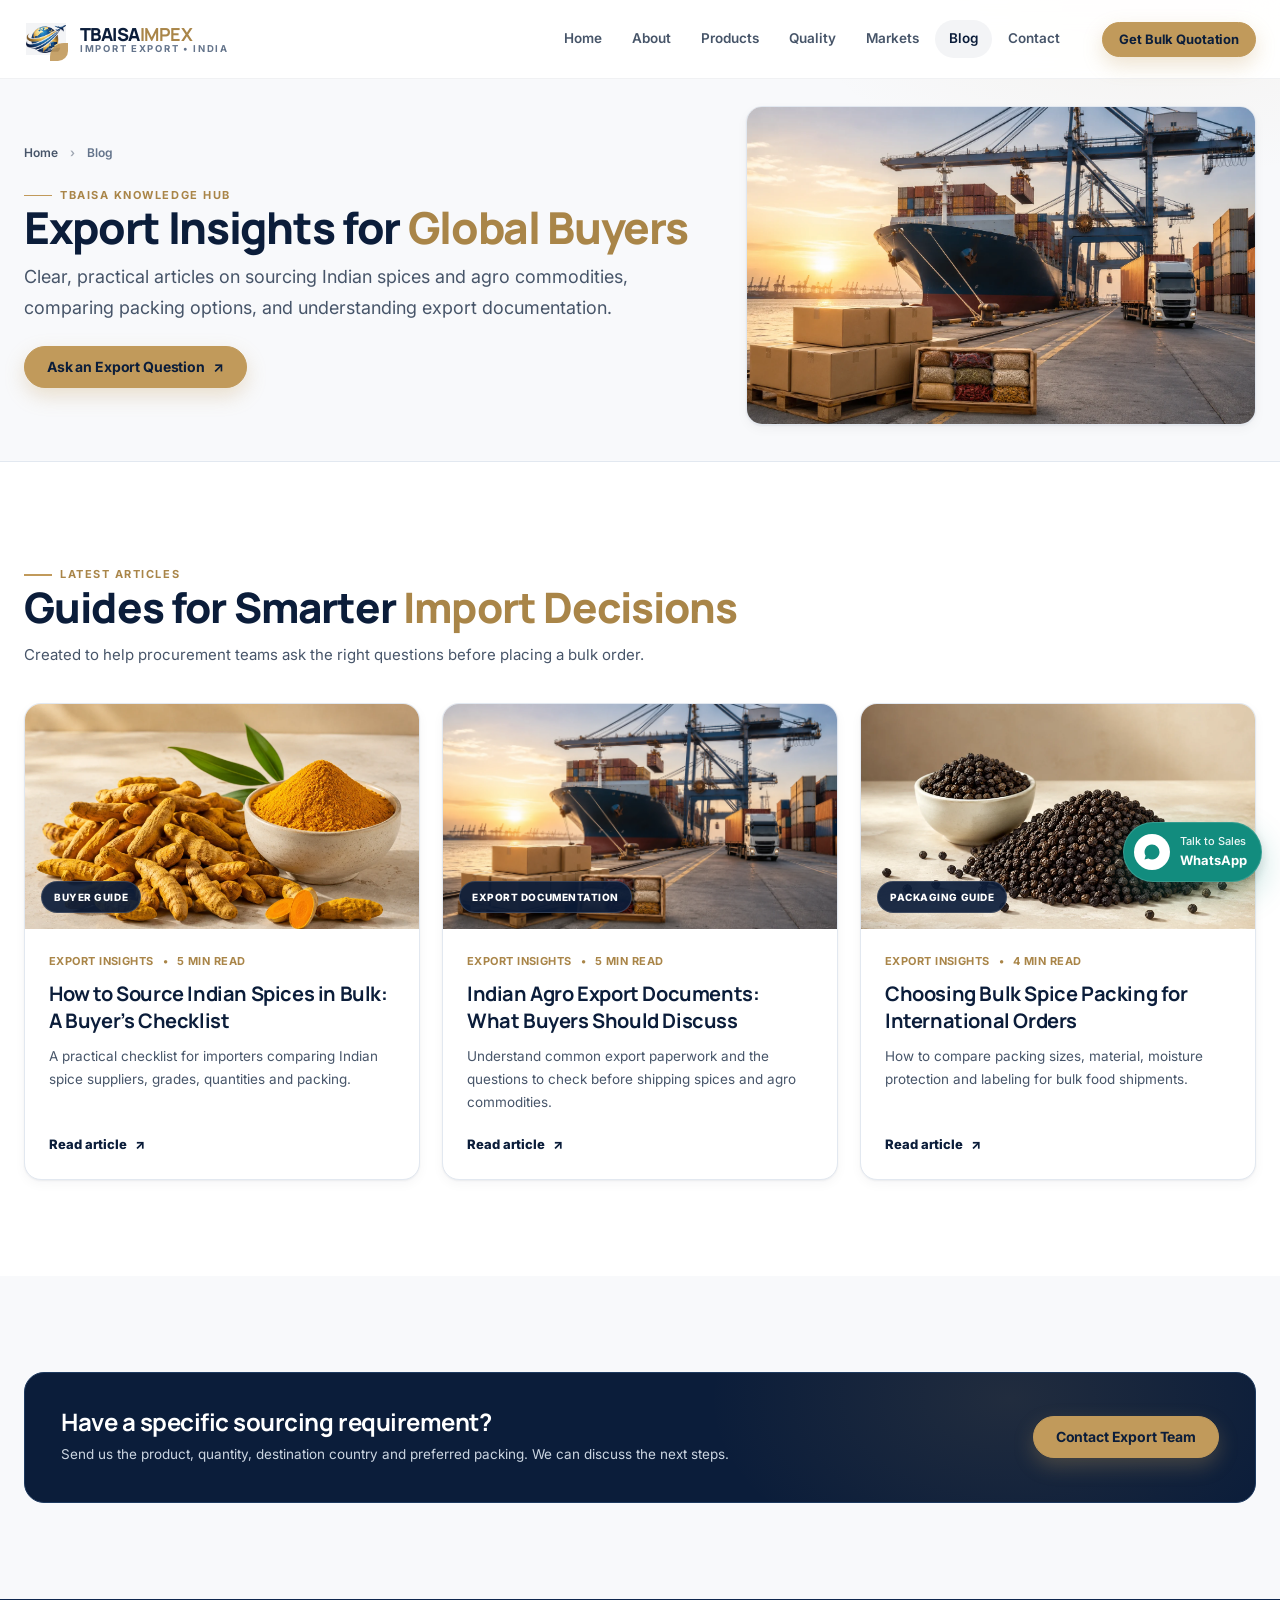
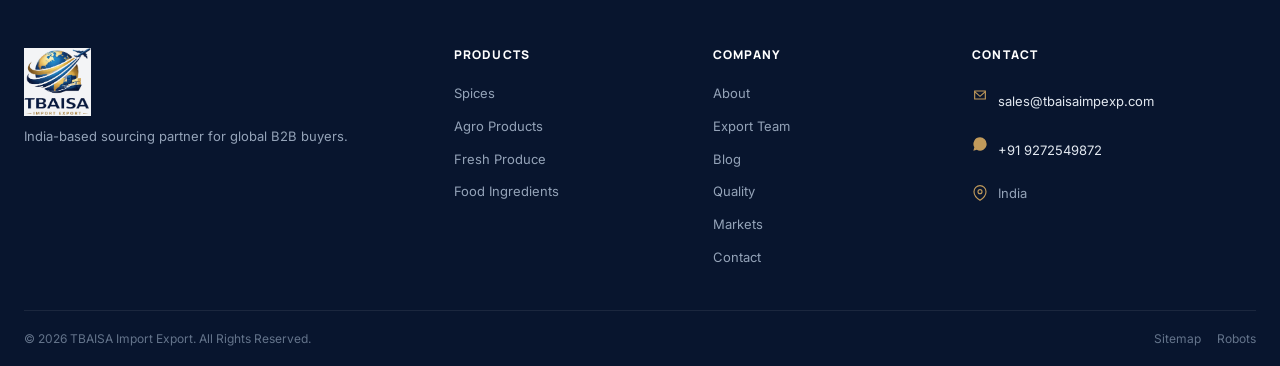
<file: TBAISA_ALL_IN_ONE_FINAL_WEBSITE_BLOG_CMS 2/blog.html>
<!DOCTYPE html>
<html lang="en">
<head>
<meta charset="utf-8">
<meta name="viewport" content="width=device-width,initial-scale=1">
<meta name="robots" content="index, follow, max-image-preview:large">
<meta name="theme-color" content="#0B1D3A">
<meta name="twitter:card" content="summary_large_image">
<link rel="preconnect" href="https://fonts.googleapis.com">
<link rel="preconnect" href="https://fonts.gstatic.com" crossorigin>
<link href="https://fonts.googleapis.com/css2?family=Inter:wght@400;500;600;700;800&family=Manrope:wght@700;800&display=swap" rel="stylesheet">
<link rel="stylesheet" href="style.css">
<link rel="icon" type="image/png" sizes="32x32" href="images/favicon-32.png">
<link rel="apple-touch-icon" sizes="180x180" href="images/apple-touch.png">
<title>Export Insights &amp; Buyer Guides | TBAISA Import Export</title>
<meta name="description" content="Read useful guides on Indian spice sourcing, export documents and bulk packing for international B2B importers.">
<link rel="canonical" href="https://tbaisaimpexp.com/blog.html">
<meta property="og:type" content="website">
<meta property="og:site_name" content="TBAISA Import Export">
<meta property="og:title" content="Export Insights &amp; Buyer Guides | TBAISA Import Export">
<meta property="og:description" content="Read useful guides on Indian spice sourcing, export documents and bulk packing for international B2B importers.">
<meta property="og:url" content="https://tbaisaimpexp.com/blog.html">
<meta property="og:image" content="https://tbaisaimpexp.com/images/global-export-logistics.webp">
<script type="application/ld+json">{"@context":"https://schema.org","@type":"BreadcrumbList","itemListElement":[{"@type":"ListItem","position":1,"name":"Home","item":"https://tbaisaimpexp.com/"},{"@type":"ListItem","position":2,"name":"Blog","item":"https://tbaisaimpexp.com/blog.html"}]}</script>
</head>
<body>
<header class="header" role="banner">
  <div class="container">
    <div class="header-inner">
      <a href="index.html" class="logo" aria-label="TBAISA Home">
        <span class="logo-mark" aria-hidden="true" style="background:transparent;box-shadow:none;padding:2px"><img src="images/logo-mark-88.png" srcset="images/logo-mark-88.png 1x, images/logo-mark-132.png 1.5x, images/logo-mark-176.png 2x" alt="" width="44" height="32" style="width:44px;height:32px;object-fit:contain;display:block"></span>
        <span class="logo-text"><span class="logo-name">TBAISA <b>IMPEX</b></span><span class="logo-sub">Import Export • India</span></span>
      </a>
      <nav class="nav" aria-label="Primary">
        <div class="nav-links">
          <a href="index.html">Home</a>
          <a href="about.html">About</a>
          <a href="products.html">Products</a>
          <a href="quality.html">Quality</a>
          <a href="export-markets.html">Markets</a> <a href="blog.html" class="active" aria-current="page">Blog</a><a href="contact.html">Contact</a>
        </div>
        <div class="nav-cta">
          <a href="mailto:sales@tbaisaimpexp.com" class="nav-phone"><svg width="16" height="16" viewBox="0 0 24 24" fill="none" stroke="currentColor" stroke-width="1.7"><path d="M4 6h16v12H4z"/><path d="M4 7l8 7 8-7"/></svg> sales@tbaisaimpexp.com</a>
          <a href="contact.html" class="btn btn-primary btn-sm">Get Bulk Quotation</a>
        </div>
      </nav>
      <button class="hamburger" id="hamburger" aria-label="Toggle menu" aria-expanded="false" aria-controls="mobilePanel"><span></span></button>
    </div>
  </div>
</header>
<div class="mobile-panel" id="mobilePanel">
  <nav aria-label="Mobile"><a href="index.html">Home</a><a href="about.html">About</a><a href="products.html">Products</a><a href="quality.html">Quality</a><a href="export-markets.html">Markets</a> <a href="blog.html">Blog</a><a href="contact.html">Contact</a></nav>
  <div class="mobile-cta"><a href="contact.html" class="btn btn-primary" style="justify-content:center">Get Bulk Quotation</a><a href="https://wa.me/919272549872" target="_blank" rel="noopener" class="btn btn-secondary" style="justify-content:center">WhatsApp</a></div>
</div>


<main id="main">
<section class="page-hero blog-landing-hero"><div class="container"><div class="page-hero-inner"><div>
 <nav class="breadcrumb" aria-label="Breadcrumb"><a href="index.html">Home</a><span aria-hidden="true">›</span><span aria-current="page">Blog</span></nav>
 <span class="eyebrow">TBAISA Knowledge Hub</span><h1>Export Insights for <span class="text-gold">Global Buyers</span></h1>
 <p class="lead">Clear, practical articles on sourcing Indian spices and agro commodities, comparing packing options, and understanding export documentation.</p>
 <a class="btn btn-primary" href="contact.html" style="margin-top:22px">Ask an Export Question <span aria-hidden="true">↗</span></a>
 </div><div class="page-hero-media"><img src="images/global-export-logistics.webp" alt="International export logistics and commodity shipping" width="800" height="500" loading="eager"></div></div></div></section>
<section class="section" aria-labelledby="blog-list-heading"><div class="container">
 <div class="section-head left"><span class="eyebrow">Latest Articles</span><h2 id="blog-list-heading">Guides for Smarter <span>Import Decisions</span></h2><p>Created to help procurement teams ask the right questions before placing a bulk order.</p></div>
 <div class="insights-grid">
<!-- GENERATED_BLOG_CARDS_START -->

<!-- GENERATED_BLOG_CARDS_END -->
<article class="insight-card reveal">
  <a class="insight-card-media" href="how-to-source-indian-spices-in-bulk.html" aria-label="Read: How to Source Indian Spices in Bulk: A Buyer’s Checklist"><img src="images/turmeric.webp" alt="Indian turmeric and spices prepared for bulk sourcing" loading="lazy" width="720" height="450"><span class="insight-tag">Buyer Guide</span></a>
  <div class="insight-card-body"><div class="insight-meta"><span>Export Insights</span><span aria-hidden="true">•</span><span>5 min read</span></div>
    <h3><a href="how-to-source-indian-spices-in-bulk.html">How to Source Indian Spices in Bulk: A Buyer’s Checklist</a></h3>
    <p>A practical checklist for importers comparing Indian spice suppliers, grades, quantities and packing.</p>
    <a class="insight-read-more" href="how-to-source-indian-spices-in-bulk.html">Read article <span aria-hidden="true">↗</span></a>
  </div>
</article><article class="insight-card reveal">
  <a class="insight-card-media" href="india-agro-export-documents-guide.html" aria-label="Read: Indian Agro Export Documents: What Buyers Should Discuss"><img src="images/global-export-logistics.webp" alt="Global export logistics illustration showing cargo handling and freight coordination" loading="lazy" width="720" height="450"><span class="insight-tag">Export Documentation</span></a>
  <div class="insight-card-body"><div class="insight-meta"><span>Export Insights</span><span aria-hidden="true">•</span><span>5 min read</span></div>
    <h3><a href="india-agro-export-documents-guide.html">Indian Agro Export Documents: What Buyers Should Discuss</a></h3>
    <p>Understand common export paperwork and the questions to check before shipping spices and agro commodities.</p>
    <a class="insight-read-more" href="india-agro-export-documents-guide.html">Read article <span aria-hidden="true">↗</span></a>
  </div>
</article><article class="insight-card reveal">
  <a class="insight-card-media" href="bulk-spice-packing-guide.html" aria-label="Read: Choosing Bulk Spice Packing for International Orders"><img src="images/black-pepper.webp" alt="Black pepper representing Indian bulk spice packing and sourcing" loading="lazy" width="720" height="450"><span class="insight-tag">Packaging Guide</span></a>
  <div class="insight-card-body"><div class="insight-meta"><span>Export Insights</span><span aria-hidden="true">•</span><span>4 min read</span></div>
    <h3><a href="bulk-spice-packing-guide.html">Choosing Bulk Spice Packing for International Orders</a></h3>
    <p>How to compare packing sizes, material, moisture protection and labeling for bulk food shipments.</p>
    <a class="insight-read-more" href="bulk-spice-packing-guide.html">Read article <span aria-hidden="true">↗</span></a>
  </div>
</article></div>
</div></section>
<section class="section alt" aria-label="Discuss your import requirements"><div class="container"><div class="cta-banner"><div><h3>Have a specific sourcing requirement?</h3><p>Send us the product, quantity, destination country and preferred packing. We can discuss the next steps.</p></div><div class="cta-actions"><a class="btn btn-primary" href="contact.html">Contact Export Team</a></div></div></div></section>
</main>
<footer class="footer" role="contentinfo">
  <div class="container">
    <div class="footer-top">
      <div class="footer-brand">
        <a href="index.html" class="logo" style="color:white;display:block"><img src="images/logo-400.png" alt="TBAISA Import Export — India" width="200" height="203" style="height:68px;width:auto;object-fit:contain;display:block"></a>
        <p>India-based sourcing partner for global B2B buyers.</p>
      </div>
      <div class="footer-col"><h4>Products</h4><a href="products.html">Spices</a><a href="products.html">Agro Products</a><a href="products.html">Fresh Produce</a><a href="products.html">Food Ingredients</a></div>
      <div class="footer-col"><h4>Company</h4><a href="about.html">About</a><a href="about.html#export-team">Export Team</a><a href="blog.html">Blog</a><a href="quality.html">Quality</a><a href="export-markets.html">Markets</a><a href="contact.html">Contact</a></div>
      <div class="footer-col footer-contact"><h4>Contact</h4><ul><li><svg width="16" height="16" viewBox="0 0 24 24" fill="none" stroke="currentColor" stroke-width="1.7"><path d="M4 6h16v12H4z"/><path d="M4 7l8 7 8-7"/></svg> <a href="mailto:sales@tbaisaimpexp.com">sales@tbaisaimpexp.com</a></li><li><svg width="16" height="16" viewBox="0 0 24 24" fill="currentColor"><path d="M19.05 4.91A9.82 9.82 0 0 0 12.04 2a9.9 9.9 0 0 0-8.52 14.93L2 22l5.2-1.36A9.9 9.9 0 0 0 22 12.03a9.78 9.78 0 0 0-2.95-7.12z"/></svg> <a href="https://wa.me/919272549872" target="_blank" rel="noopener">+91 9272549872</a></li><li><svg width="16" height="16" viewBox="0 0 24 24" fill="none" stroke="currentColor" stroke-width="1.7"><path d="M21 10c0 7-9 13-9 13S3 17 3 10a9 9 0 0 1 18 0z"/><circle cx="12" cy="10" r="3"/></svg> India</li></ul></div>
    </div>
    <div class="footer-bottom"><span>© 2026 TBAISA Import Export. All Rights Reserved.</span><div class="footer-legal"><a href="sitemap.xml">Sitemap</a><a href="robots.txt">Robots</a></div></div>
  </div>
</footer>

<a id="wappFloat" class="wapp-float" href="https://wa.me/919272549872?text=Hello%20TBAISA" target="_blank" rel="noopener" aria-label="WhatsApp"><i><svg width="18" height="18" viewBox="0 0 24 24" fill="currentColor"><path d="M19.05 4.91A9.82 9.82 0 0 0 12.04 2a9.9 9.9 0 0 0-8.52 14.93L2 22l5.2-1.36A9.9 9.9 0 0 0 22 12.03a9.78 9.78 0 0 0-2.95-7.12z"/></svg></i><span><small>Talk to Sales</small>WhatsApp</span></a>
<div class="bottom-bar"><a id="wappBottom" href="https://wa.me/919272549872" target="_blank" rel="noopener" class="btn" style="background:#128C7E;color:white;border-color:#128C7E">WhatsApp</a><a href="contact.html" class="btn btn-primary">Get Quote</a></div>
<script src="script.js" defer></script>
</body>
</html>
</file>
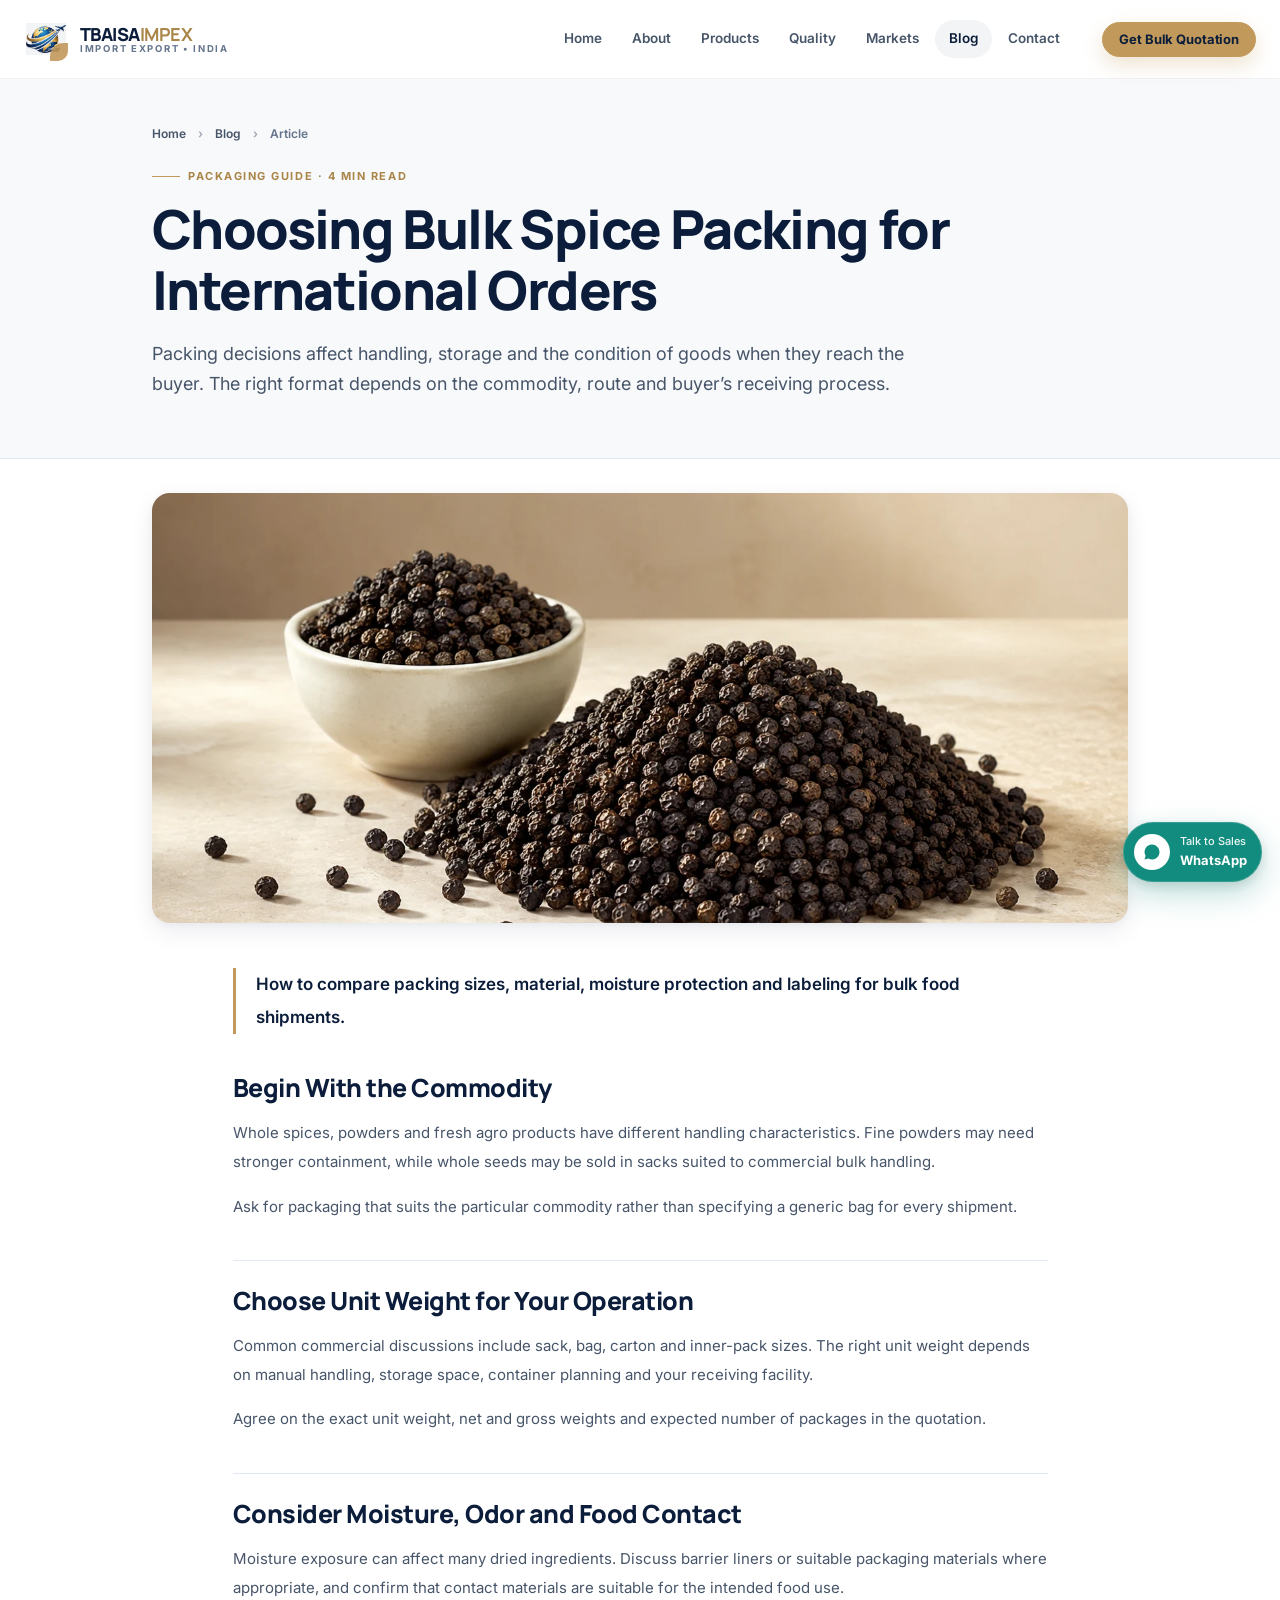
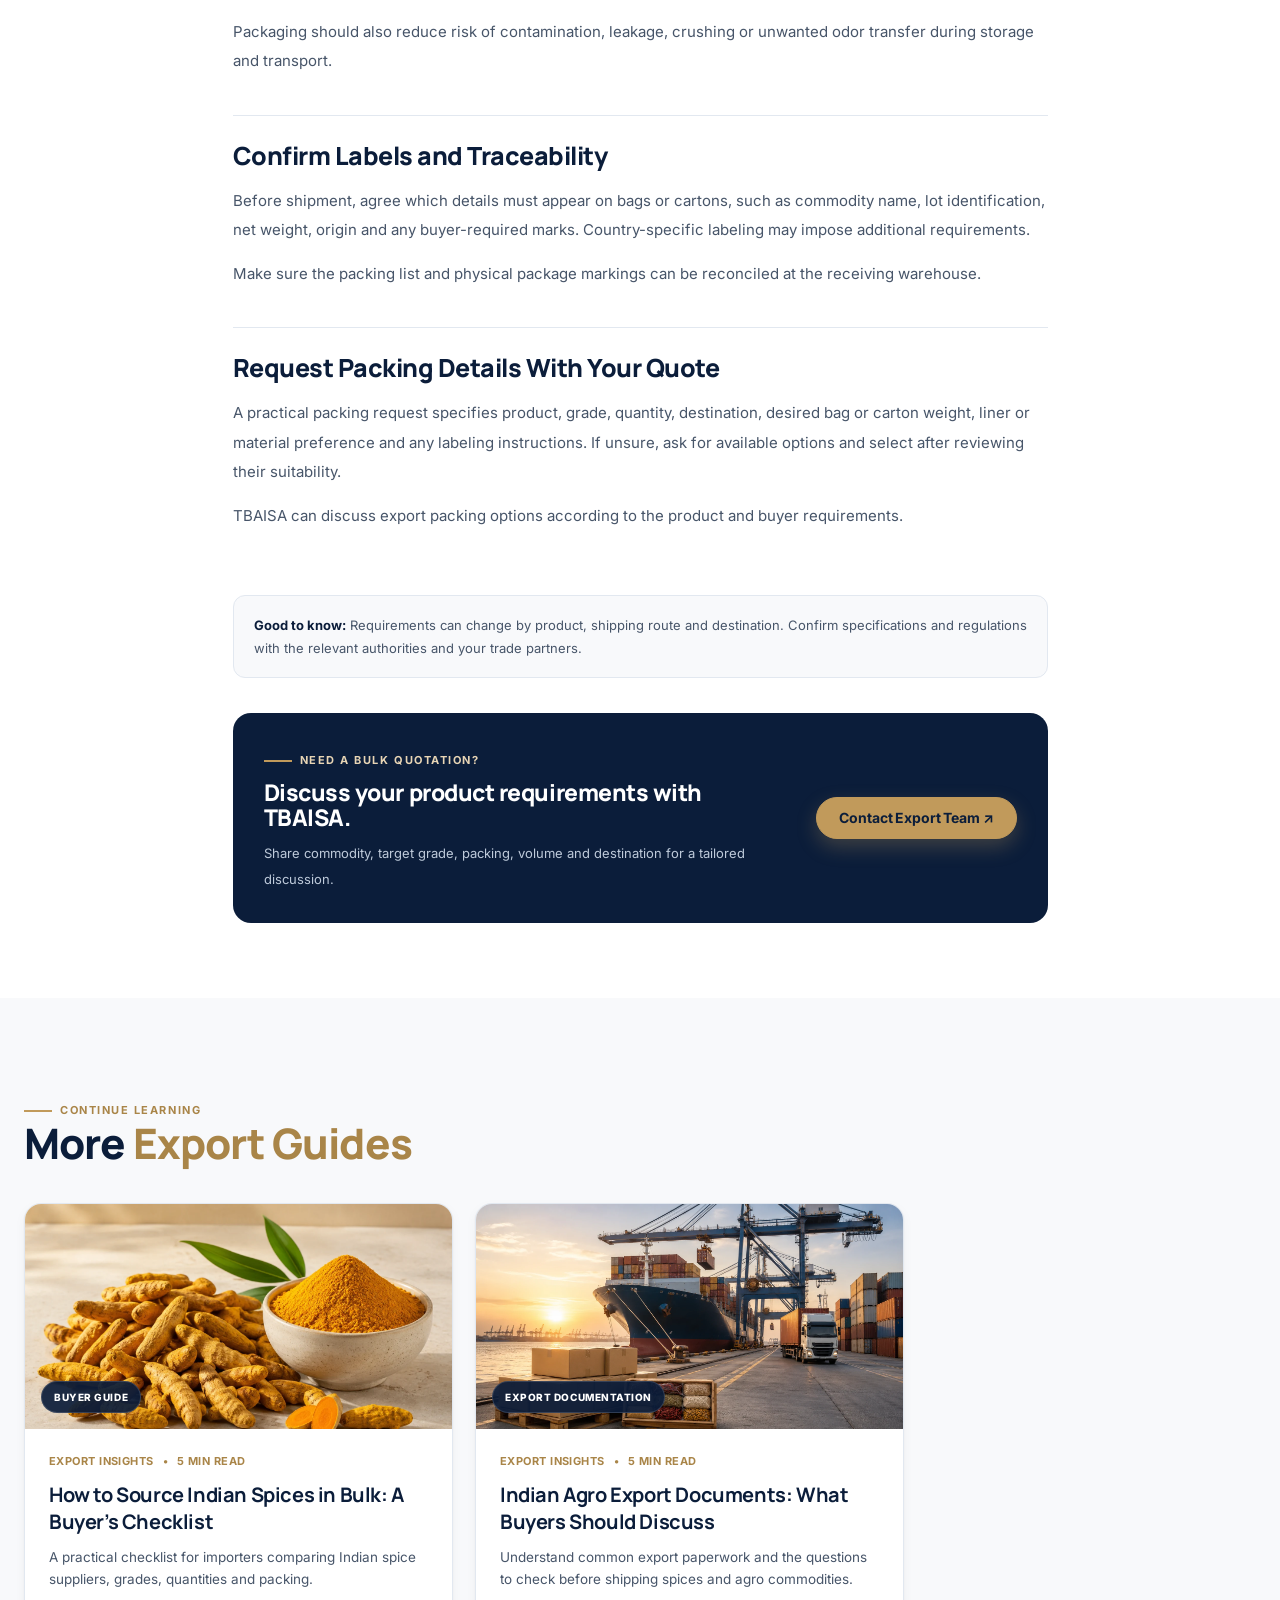
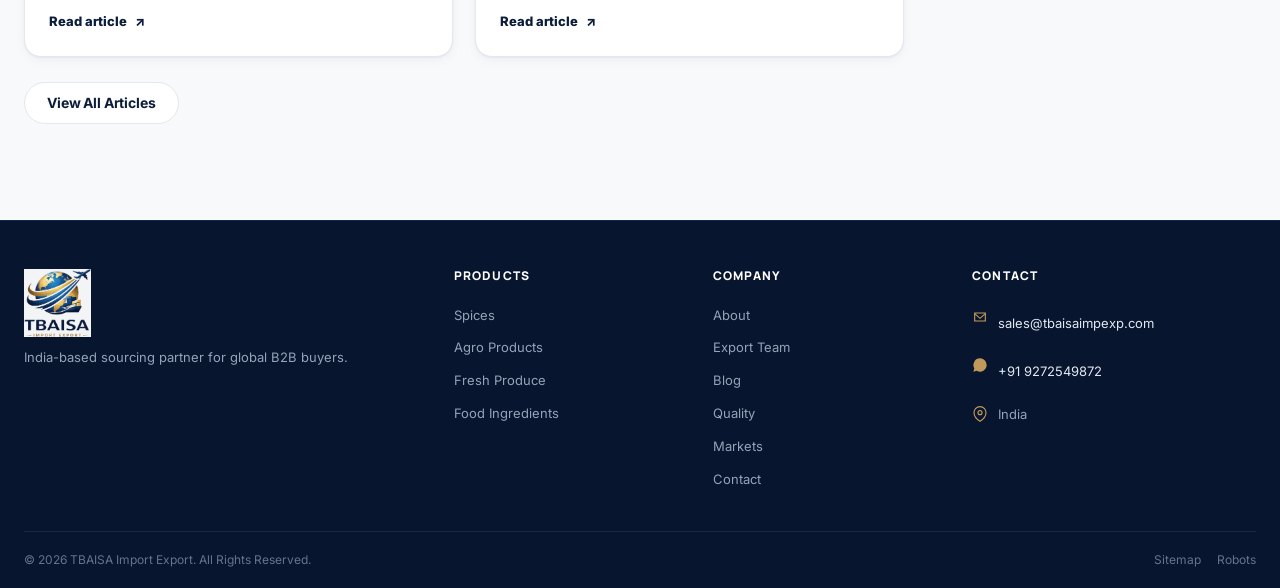
<file: TBAISA_ALL_IN_ONE_FINAL_WEBSITE_BLOG_CMS 2/bulk-spice-packing-guide.html>
<!DOCTYPE html>
<html lang="en">
<head>
<meta charset="utf-8">
<meta name="viewport" content="width=device-width,initial-scale=1">
<meta name="robots" content="index, follow, max-image-preview:large">
<meta name="theme-color" content="#0B1D3A">
<meta name="twitter:card" content="summary_large_image">
<link rel="preconnect" href="https://fonts.googleapis.com">
<link rel="preconnect" href="https://fonts.gstatic.com" crossorigin>
<link href="https://fonts.googleapis.com/css2?family=Inter:wght@400;500;600;700;800&family=Manrope:wght@700;800&display=swap" rel="stylesheet">
<link rel="stylesheet" href="style.css">
<link rel="icon" type="image/png" sizes="32x32" href="images/favicon-32.png">
<link rel="apple-touch-icon" sizes="180x180" href="images/apple-touch.png">
<title>Choosing Bulk Spice Packing for International Orders | TBAISA Export Insights</title>
<meta name="description" content="How to compare packing sizes, material, moisture protection and labeling for bulk food shipments.">
<link rel="canonical" href="https://tbaisaimpexp.com/bulk-spice-packing-guide.html">
<meta property="og:type" content="article">
<meta property="og:site_name" content="TBAISA Import Export">
<meta property="og:title" content="Choosing Bulk Spice Packing for International Orders | TBAISA Export Insights">
<meta property="og:description" content="How to compare packing sizes, material, moisture protection and labeling for bulk food shipments.">
<meta property="og:url" content="https://tbaisaimpexp.com/bulk-spice-packing-guide.html">
<meta property="og:image" content="https://tbaisaimpexp.com/images/global-export-logistics.webp">
<script type="application/ld+json">{"@context":"https://schema.org","@type":"BreadcrumbList","itemListElement":[{"@type":"ListItem","position":1,"name":"Home","item":"https://tbaisaimpexp.com/"},{"@type":"ListItem","position":2,"name":"Blog","item":"https://tbaisaimpexp.com/blog.html"},{"@type":"ListItem","position":3,"name":"Choosing Bulk Spice Packing for International Orders","item":"https://tbaisaimpexp.com/bulk-spice-packing-guide.html"}]}</script>
<script type="application/ld+json">{"@context":"https://schema.org","@type":"BlogPosting","headline":"Choosing Bulk Spice Packing for International Orders","description":"How to compare packing sizes, material, moisture protection and labeling for bulk food shipments.","image":"https://tbaisaimpexp.com/images/black-pepper.webp","author":{"@type":"Organization","name":"TBAISA Import Export"},"publisher":{"@type":"Organization","name":"TBAISA Import Export","logo":{"@type":"ImageObject","url":"https://tbaisaimpexp.com/images/logo-800.png"}},"mainEntityOfPage":"https://tbaisaimpexp.com/bulk-spice-packing-guide.html"}</script>
</head>
<body>
<header class="header" role="banner">
  <div class="container">
    <div class="header-inner">
      <a href="index.html" class="logo" aria-label="TBAISA Home">
        <span class="logo-mark" aria-hidden="true" style="background:transparent;box-shadow:none;padding:2px"><img src="images/logo-mark-88.png" srcset="images/logo-mark-88.png 1x, images/logo-mark-132.png 1.5x, images/logo-mark-176.png 2x" alt="" width="44" height="32" style="width:44px;height:32px;object-fit:contain;display:block"></span>
        <span class="logo-text"><span class="logo-name">TBAISA <b>IMPEX</b></span><span class="logo-sub">Import Export • India</span></span>
      </a>
      <nav class="nav" aria-label="Primary">
        <div class="nav-links">
          <a href="index.html">Home</a>
          <a href="about.html">About</a>
          <a href="products.html">Products</a>
          <a href="quality.html">Quality</a>
          <a href="export-markets.html">Markets</a> <a href="blog.html" class="active" aria-current="page">Blog</a><a href="contact.html">Contact</a>
        </div>
        <div class="nav-cta">
          <a href="mailto:sales@tbaisaimpexp.com" class="nav-phone"><svg width="16" height="16" viewBox="0 0 24 24" fill="none" stroke="currentColor" stroke-width="1.7"><path d="M4 6h16v12H4z"/><path d="M4 7l8 7 8-7"/></svg> sales@tbaisaimpexp.com</a>
          <a href="contact.html" class="btn btn-primary btn-sm">Get Bulk Quotation</a>
        </div>
      </nav>
      <button class="hamburger" id="hamburger" aria-label="Toggle menu" aria-expanded="false" aria-controls="mobilePanel"><span></span></button>
    </div>
  </div>
</header>
<div class="mobile-panel" id="mobilePanel">
  <nav aria-label="Mobile"><a href="index.html">Home</a><a href="about.html">About</a><a href="products.html">Products</a><a href="quality.html">Quality</a><a href="export-markets.html">Markets</a> <a href="blog.html">Blog</a><a href="contact.html">Contact</a></nav>
  <div class="mobile-cta"><a href="contact.html" class="btn btn-primary" style="justify-content:center">Get Bulk Quotation</a><a href="https://wa.me/919272549872" target="_blank" rel="noopener" class="btn btn-secondary" style="justify-content:center">WhatsApp</a></div>
</div>


<main id="main">
<section class="article-hero"><div class="container narrow">
 <nav class="breadcrumb" aria-label="Breadcrumb"><a href="index.html">Home</a><span aria-hidden="true">›</span><a href="blog.html">Blog</a><span aria-hidden="true">›</span><span aria-current="page">Article</span></nav>
 <span class="eyebrow">Packaging Guide · 4 min read</span>
 <h1>Choosing Bulk Spice Packing for International Orders</h1><p class="lead">Packing decisions affect handling, storage and the condition of goods when they reach the buyer. The right format depends on the commodity, route and buyer’s receiving process.</p>
 </div></section>
<section class="article-wrap" aria-label="Article content"><div class="container narrow"><div class="article-cover"><img src="images/black-pepper.webp" alt="Black pepper representing Indian bulk spice packing and sourcing" loading="eager" width="1100" height="580"></div>
 <article class="article-body"><div class="article-content"><p class="article-opening">How to compare packing sizes, material, moisture protection and labeling for bulk food shipments.</p><section class="article-section"><h2>Begin With the Commodity</h2><p>Whole spices, powders and fresh agro products have different handling characteristics. Fine powders may need stronger containment, while whole seeds may be sold in sacks suited to commercial bulk handling.</p><p>Ask for packaging that suits the particular commodity rather than specifying a generic bag for every shipment.</p></section>
<section class="article-section"><h2>Choose Unit Weight for Your Operation</h2><p>Common commercial discussions include sack, bag, carton and inner-pack sizes. The right unit weight depends on manual handling, storage space, container planning and your receiving facility.</p><p>Agree on the exact unit weight, net and gross weights and expected number of packages in the quotation.</p></section>
<section class="article-section"><h2>Consider Moisture, Odor and Food Contact</h2><p>Moisture exposure can affect many dried ingredients. Discuss barrier liners or suitable packaging materials where appropriate, and confirm that contact materials are suitable for the intended food use.</p><p>Packaging should also reduce risk of contamination, leakage, crushing or unwanted odor transfer during storage and transport.</p></section>
<section class="article-section"><h2>Confirm Labels and Traceability</h2><p>Before shipment, agree which details must appear on bags or cartons, such as commodity name, lot identification, net weight, origin and any buyer-required marks. Country-specific labeling may impose additional requirements.</p><p>Make sure the packing list and physical package markings can be reconciled at the receiving warehouse.</p></section>
<section class="article-section"><h2>Request Packing Details With Your Quote</h2><p>A practical packing request specifies product, grade, quantity, destination, desired bag or carton weight, liner or material preference and any labeling instructions. If unsure, ask for available options and select after reviewing their suitability.</p><p>TBAISA can discuss export packing options according to the product and buyer requirements.</p></section>
  <div class="article-disclaimer"><strong>Good to know:</strong> Requirements can change by product, shipping route and destination. Confirm specifications and regulations with the relevant authorities and your trade partners.</div>
  <div class="article-contact"><div><span class="eyebrow light">Need a Bulk Quotation?</span><h2>Discuss your product requirements with TBAISA.</h2><p>Share commodity, target grade, packing, volume and destination for a tailored discussion.</p></div><a class="btn btn-primary" href="contact.html">Contact Export Team ↗</a></div>
 </div></article>
 </div></section>
<section class="section alt" aria-labelledby="related-reading"><div class="container"><div class="section-head left"><span class="eyebrow">Continue Learning</span><h2 id="related-reading">More <span>Export Guides</span></h2></div><div class="insights-grid insights-grid-related"><article class="insight-card reveal">
  <a class="insight-card-media" href="how-to-source-indian-spices-in-bulk.html" aria-label="Read: How to Source Indian Spices in Bulk: A Buyer’s Checklist"><img src="images/turmeric.webp" alt="Indian turmeric and spices prepared for bulk sourcing" loading="lazy" width="720" height="450"><span class="insight-tag">Buyer Guide</span></a>
  <div class="insight-card-body"><div class="insight-meta"><span>Export Insights</span><span aria-hidden="true">•</span><span>5 min read</span></div>
    <h3><a href="how-to-source-indian-spices-in-bulk.html">How to Source Indian Spices in Bulk: A Buyer’s Checklist</a></h3>
    <p>A practical checklist for importers comparing Indian spice suppliers, grades, quantities and packing.</p>
    <a class="insight-read-more" href="how-to-source-indian-spices-in-bulk.html">Read article <span aria-hidden="true">↗</span></a>
  </div>
</article><article class="insight-card reveal">
  <a class="insight-card-media" href="india-agro-export-documents-guide.html" aria-label="Read: Indian Agro Export Documents: What Buyers Should Discuss"><img src="images/global-export-logistics.webp" alt="Global export logistics illustration showing cargo handling and freight coordination" loading="lazy" width="720" height="450"><span class="insight-tag">Export Documentation</span></a>
  <div class="insight-card-body"><div class="insight-meta"><span>Export Insights</span><span aria-hidden="true">•</span><span>5 min read</span></div>
    <h3><a href="india-agro-export-documents-guide.html">Indian Agro Export Documents: What Buyers Should Discuss</a></h3>
    <p>Understand common export paperwork and the questions to check before shipping spices and agro commodities.</p>
    <a class="insight-read-more" href="india-agro-export-documents-guide.html">Read article <span aria-hidden="true">↗</span></a>
  </div>
</article></div><a class="btn btn-outline" href="blog.html" style="margin-top:25px">View All Articles</a></div></section>
</main>
<footer class="footer" role="contentinfo">
  <div class="container">
    <div class="footer-top">
      <div class="footer-brand">
        <a href="index.html" class="logo" style="color:white;display:block"><img src="images/logo-400.png" alt="TBAISA Import Export — India" width="200" height="203" style="height:68px;width:auto;object-fit:contain;display:block"></a>
        <p>India-based sourcing partner for global B2B buyers.</p>
      </div>
      <div class="footer-col"><h4>Products</h4><a href="products.html">Spices</a><a href="products.html">Agro Products</a><a href="products.html">Fresh Produce</a><a href="products.html">Food Ingredients</a></div>
      <div class="footer-col"><h4>Company</h4><a href="about.html">About</a><a href="about.html#export-team">Export Team</a><a href="blog.html">Blog</a><a href="quality.html">Quality</a><a href="export-markets.html">Markets</a><a href="contact.html">Contact</a></div>
      <div class="footer-col footer-contact"><h4>Contact</h4><ul><li><svg width="16" height="16" viewBox="0 0 24 24" fill="none" stroke="currentColor" stroke-width="1.7"><path d="M4 6h16v12H4z"/><path d="M4 7l8 7 8-7"/></svg> <a href="mailto:sales@tbaisaimpexp.com">sales@tbaisaimpexp.com</a></li><li><svg width="16" height="16" viewBox="0 0 24 24" fill="currentColor"><path d="M19.05 4.91A9.82 9.82 0 0 0 12.04 2a9.9 9.9 0 0 0-8.52 14.93L2 22l5.2-1.36A9.9 9.9 0 0 0 22 12.03a9.78 9.78 0 0 0-2.95-7.12z"/></svg> <a href="https://wa.me/919272549872" target="_blank" rel="noopener">+91 9272549872</a></li><li><svg width="16" height="16" viewBox="0 0 24 24" fill="none" stroke="currentColor" stroke-width="1.7"><path d="M21 10c0 7-9 13-9 13S3 17 3 10a9 9 0 0 1 18 0z"/><circle cx="12" cy="10" r="3"/></svg> India</li></ul></div>
    </div>
    <div class="footer-bottom"><span>© 2026 TBAISA Import Export. All Rights Reserved.</span><div class="footer-legal"><a href="sitemap.xml">Sitemap</a><a href="robots.txt">Robots</a></div></div>
  </div>
</footer>

<a id="wappFloat" class="wapp-float" href="https://wa.me/919272549872?text=Hello%20TBAISA" target="_blank" rel="noopener" aria-label="WhatsApp"><i><svg width="18" height="18" viewBox="0 0 24 24" fill="currentColor"><path d="M19.05 4.91A9.82 9.82 0 0 0 12.04 2a9.9 9.9 0 0 0-8.52 14.93L2 22l5.2-1.36A9.9 9.9 0 0 0 22 12.03a9.78 9.78 0 0 0-2.95-7.12z"/></svg></i><span><small>Talk to Sales</small>WhatsApp</span></a>
<div class="bottom-bar"><a id="wappBottom" href="https://wa.me/919272549872" target="_blank" rel="noopener" class="btn" style="background:#128C7E;color:white;border-color:#128C7E">WhatsApp</a><a href="contact.html" class="btn btn-primary">Get Quote</a></div>
<script src="script.js" defer></script>
</body>
</html>
</file>
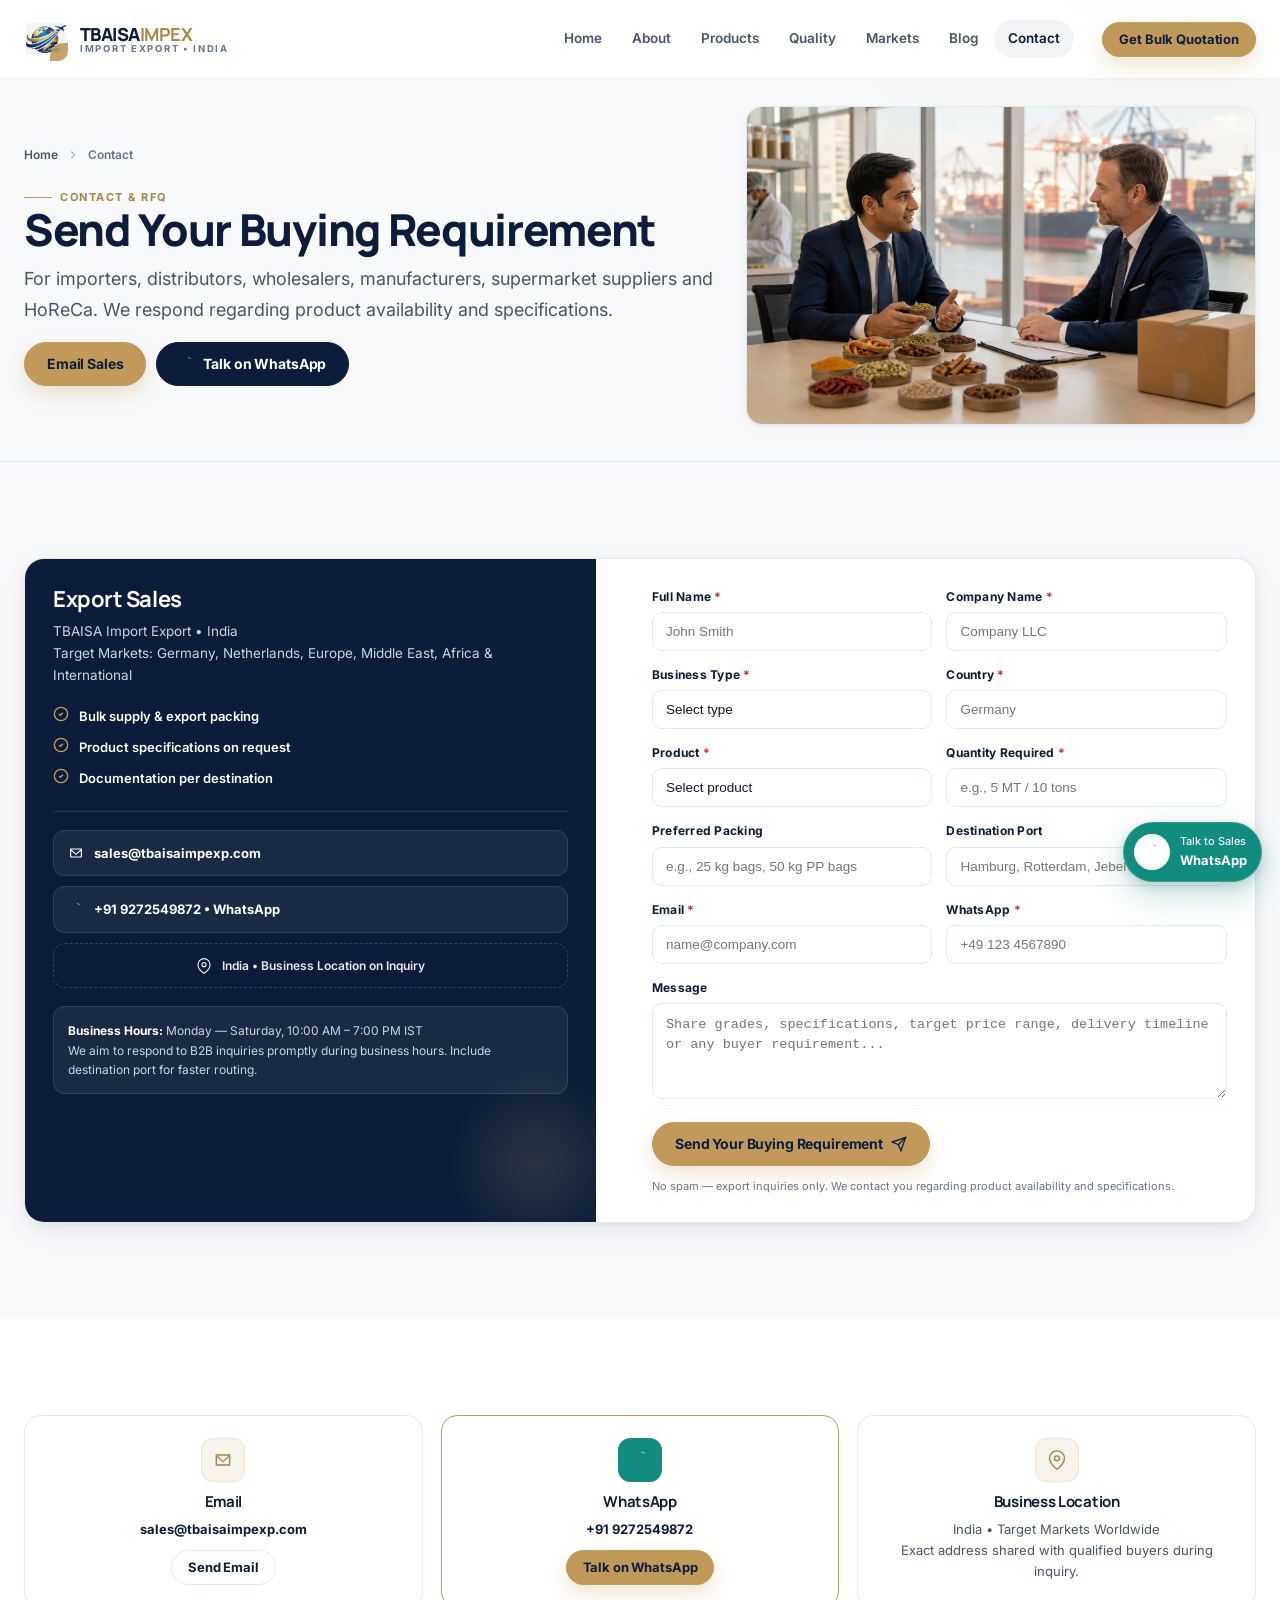
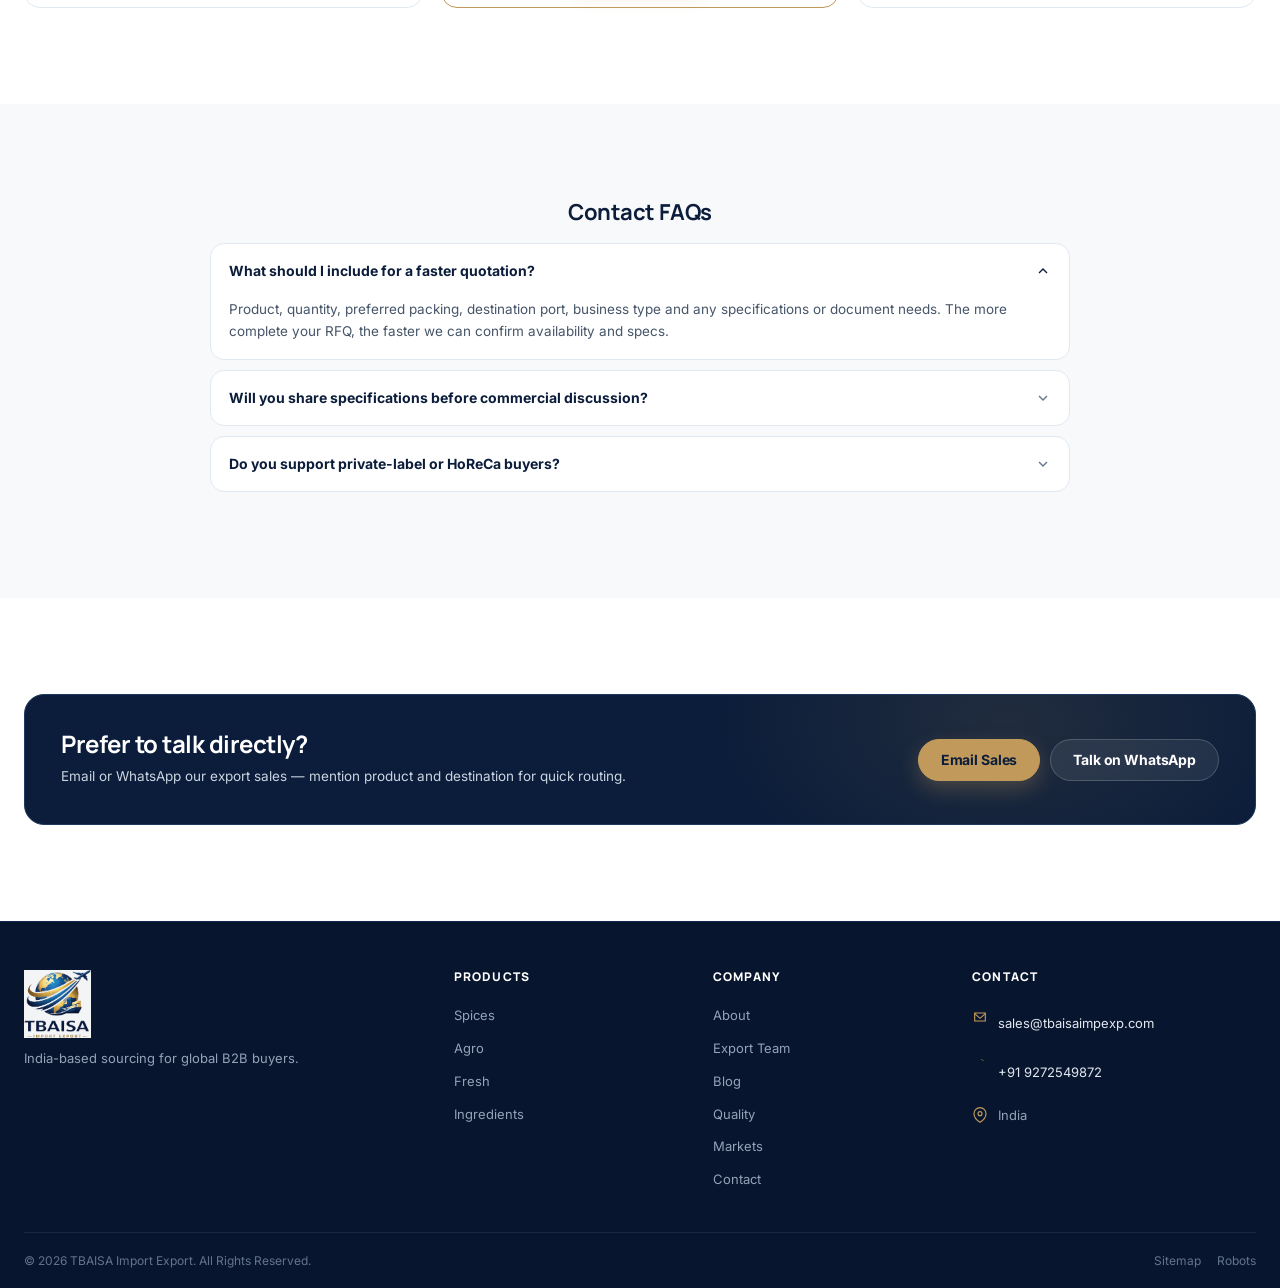
<file: TBAISA_ALL_IN_ONE_FINAL_WEBSITE_BLOG_CMS 2/contact.html>
<!DOCTYPE html>
<html lang="en">
<head>
<meta charset="utf-8">
<meta name="viewport" content="width=device-width,initial-scale=1">
<title>Contact TBAISA Import Export | Request Bulk Quotation — India</title>
<meta name="description" content="Contact TBAISA Import Export for bulk quotations. Email sales@tbaisaimpexp.com, WhatsApp +91 9272549872. Submit RFQ with product, quantity, packing and destination port. Spices, agro, fresh produce & ingredients from India.">
<link rel="canonical" href="https://tbaisaimpexp.com/contact.html">
<meta property="og:type" content="website">
<meta property="og:title" content="Contact TBAISA Import Export | Request Bulk Quotation">
<meta property="og:description" content="Send buying requirement — product, quantity, packing, destination port. Email sales@tbaisaimpexp.com • WhatsApp +91 9272549872">
<meta property="og:url" content="https://tbaisaimpexp.com/contact.html">
<meta property="og:image" content="https://images.unsplash.com/photo-1423666637707-b26717fa32ad?auto=format&fit=crop&w=1200&q=80">
<meta name="twitter:card" content="summary_large_image">
<link rel="preconnect" href="https://fonts.googleapis.com">
<link rel="preconnect" href="https://fonts.gstatic.com" crossorigin>
<link href="https://fonts.googleapis.com/css2?family=Inter:wght@400;500;600;700;800&family=Manrope:wght@700;800&display=swap" rel="stylesheet">
<link rel="icon" type="image/png" sizes="32x32" href="images/favicon-32.png">
<link rel="apple-touch-icon" sizes="180x180" href="images/apple-touch.png">
<link rel="stylesheet" href="style.css">
<script type="application/ld+json">{"@context":"https://schema.org","@type":"BreadcrumbList","itemListElement":[{"@type":"ListItem","position":1,"name":"Home","item":"https://tbaisaimpexp.com/"},{"@type":"ListItem","position":2,"name":"Contact","item":"https://tbaisaimpexp.com/contact.html"}]}</script>
<script type="application/ld+json">{"@context":"https://schema.org","@type":"FAQPage","mainEntity":[{"@type":"Question","name":"How quickly will TBAISA respond to my inquiry?","acceptedAnswer":{"@type":"Answer","text":"Inquiries are reviewed by the export team and responded to regarding product availability and specifications. For fastest response include product, quantity, packing and destination port."}},{"@type":"Question","name":"Can I contact via WhatsApp?","acceptedAnswer":{"@type":"Answer","text":"Yes. WhatsApp +91 9272549872 is available for B2B inquiries. A pre-filled message can be generated from any product card."}},{"@type":"Question","name":"What should I include in my RFQ?","acceptedAnswer":{"@type":"Answer","text":"Include full name, company name, business type, country, product, quantity required, preferred packing, destination port, email, WhatsApp and any message about specifications."}}]}</script>
</head>
<body>
<header class="header" role="banner">
  <div class="container">
    <div class="header-inner">
      <a href="index.html" class="logo" aria-label="TBAISA Home"><span class="logo-mark" aria-hidden="true" style="background:transparent;box-shadow:none;padding:2px"><img src="images/logo-mark-88.png" srcset="images/logo-mark-88.png 1x, images/logo-mark-132.png 1.5x, images/logo-mark-176.png 2x" alt="" width="44" height="32" style="width:44px;height:32px;object-fit:contain;display:block"></span><span class="logo-text"><span class="logo-name">TBAISA <b>IMPEX</b></span><span class="logo-sub">Import Export • India</span></span></a>
      <nav class="nav" aria-label="Primary"><div class="nav-links"><a href="index.html">Home</a><a href="about.html">About</a><a href="products.html">Products</a><a href="quality.html">Quality</a><a href="export-markets.html">Markets</a> <a href="blog.html">Blog</a><a href="contact.html" class="active" aria-current="page">Contact</a></div><div class="nav-cta"><a href="mailto:sales@tbaisaimpexp.com" class="nav-phone"><svg width="16" height="16" viewBox="0 0 24 24" fill="none" stroke="currentColor" stroke-width="1.7"><path d="M4 6h16v12H4z"/><path d="M4 7l8 7 8-7"/></svg> sales@tbaisaimpexp.com</a><a href="#rfq" class="btn btn-primary btn-sm">Get Bulk Quotation</a></div></nav>
      <button class="hamburger" id="hamburger" aria-label="Toggle menu" aria-expanded="false" aria-controls="mobilePanel"><span></span></button>
    </div>
  </div>
</header>
<div class="mobile-panel" id="mobilePanel"><nav aria-label="Mobile"><a href="index.html">Home</a><a href="about.html">About</a><a href="products.html">Products</a><a href="quality.html">Quality</a><a href="export-markets.html">Markets</a> <a href="blog.html">Blog</a><a href="contact.html">Contact</a></nav><div class="mobile-cta"><a href="#rfq" class="btn btn-primary" style="justify-content:center">Get Bulk Quotation</a><a href="https://wa.me/919272549872" target="_blank" rel="noopener" class="btn btn-secondary" style="justify-content:center">WhatsApp</a></div></div>

<main id="main">
<section class="page-hero">
  <div class="container">
    <div class="page-hero-inner">
      <div>
        <nav class="breadcrumb" aria-label="Breadcrumb"><a href="index.html">Home</a><svg viewBox="0 0 24 24" fill="none" stroke="currentColor" stroke-width="2"><path d="M9 18l6-6-6-6"/></svg><span aria-current="page">Contact</span></nav>
        <span class="eyebrow">Contact & RFQ</span>
        <h1>Send Your Buying Requirement</h1>
        <p class="lead">For importers, distributors, wholesalers, manufacturers, supermarket suppliers and HoReCa. We respond regarding product availability and specifications.</p>
        <div style="margin-top:16px;display:flex;gap:10px;flex-wrap:wrap">
          <a href="mailto:sales@tbaisaimpexp.com" class="btn btn-primary">Email Sales</a>
          <a href="https://wa.me/919272549872?text=Hello%20TBAISA%20Import%20Export%2C%20I%20am%20interested%20in%20sourcing%20in%20bulk.%20Please%20share%20specifications%20and%20quotation." target="_blank" rel="noopener" class="btn btn-secondary"><svg width="16" height="16" viewBox="0 0 24 24" fill="currentColor"><path d="M19.05 4.91A9.82 9.82 0 0 0 12.04 2"/></svg> Talk on WhatsApp</a>
        </div>
      </div>
      <div class="page-hero-media"><img src="images/contact-export-sales.webp" alt="Contact export sales — B2B spice consultation with port and sample evaluation" width="800" height="500" loading="eager"></div>
    </div>
  </div>
</section>

<section class="section alt" id="rfq">
  <div class="container">
    <div class="rfq-wrap">
      <div class="rfq-intro">
        <h3>Export Sales</h3>
        <p>TBAISA Import Export • India<br>Target Markets: Germany, Netherlands, Europe, Middle East, Africa & International</p>
        <ul class="rfq-benefits">
          <li><svg width="16" height="16" viewBox="0 0 24 24" fill="none" stroke="currentColor" stroke-width="2"><path d="M9 12l2 2 4-4"/><circle cx="12" cy="12" r="10"/></svg> Bulk supply & export packing</li>
          <li><svg width="16" height="16" viewBox="0 0 24 24" fill="none" stroke="currentColor" stroke-width="2"><path d="M9 12l2 2 4-4"/><circle cx="12" cy="12" r="10"/></svg> Product specifications on request</li>
          <li><svg width="16" height="16" viewBox="0 0 24 24" fill="none" stroke="currentColor" stroke-width="2"><path d="M9 12l2 2 4-4"/><circle cx="12" cy="12" r="10"/></svg> Documentation per destination</li>
        </ul>
        <div class="rfq-contact">
          <a href="mailto:sales@tbaisaimpexp.com"><svg width="16" height="16" viewBox="0 0 24 24" fill="none" stroke="currentColor" stroke-width="1.7"><path d="M4 6h16v12H4z"/><path d="M4 7l8 7 8-7"/></svg> sales@tbaisaimpexp.com</a>
          <a href="https://wa.me/919272549872?text=Hello%20TBAISA%20Import%20Export%2C%20please%20share%20bulk%20quotation%20details." target="_blank" rel="noopener"><svg width="16" height="16" viewBox="0 0 24 24" fill="currentColor"><path d="M19.05 4.91A9.82 9.82 0 0 0 12.04 2"/></svg> +91 9272549872 • WhatsApp</a>
          <a href="https://wa.me/919272549872?text=Hello%20TBAISA%2C%20please%20share%20your%20location%20details." target="_blank" rel="noopener" style="background:transparent;border:1px dashed rgba(255,255,255,0.18);justify-content:center;font-size:12px;font-weight:600;opacity:0.9"><svg width="16" height="16" viewBox="0 0 24 24" fill="none" stroke="currentColor" stroke-width="1.7"><path d="M21 10c0 7-9 13-9 13S3 17 3 10a9 9 0 0 1 18 0z"/><circle cx="12" cy="10" r="3"/></svg> India • Business Location on Inquiry</a>
        </div>
        <div style="margin-top:18px;padding:14px;border-radius:12px;background:rgba(255,255,255,0.06);border:1px solid rgba(255,255,255,0.10);font-size:12px;line-height:1.6;color:#CBD5E1">
          <b style="color:white">Business Hours:</b> Monday — Saturday, 10:00 AM – 7:00 PM IST<br>
          <span>We aim to respond to B2B inquiries promptly during business hours. Include destination port for faster routing.</span>
        </div>
      </div>

      <div class="rfq-form">
        <form id="contactForm" data-validate novalidate>
          <div class="form-grid">
            <div class="form-field"><label for="c-name">Full Name <span>*</span></label><input id="c-name" name="name" class="input" type="text" placeholder="John Smith" required autocomplete="name"><span class="field-error">Please enter your full name.</span></div>
            <div class="form-field"><label for="c-company">Company Name <span>*</span></label><input id="c-company" name="company" class="input" type="text" placeholder="Company LLC" required autocomplete="organization"><span class="field-error">Please enter company.</span></div>
            <div class="form-field"><label for="c-type">Business Type <span>*</span></label><select id="c-type" name="businessType" class="select" required><option value="" disabled selected>Select type</option><option>Importer</option><option>Distributor</option><option>Wholesaler</option><option>Manufacturer</option><option>Supermarket Supplier</option><option>HoReCa</option><option>Other</option></select><span class="field-error">Select business type.</span></div>
            <div class="form-field"><label for="c-country">Country <span>*</span></label><input id="c-country" name="country" class="input" type="text" placeholder="Germany" required autocomplete="country-name"><span class="field-error">Enter country.</span></div>
            <div class="form-field"><label for="c-product">Product <span>*</span></label><select id="c-product" name="product" class="select" required><option value="" disabled selected>Select product</option><option>Turmeric</option><option>Red Chilli</option><option>Chilli Powder</option><option>Cumin Seeds</option><option>Coriander Seeds</option><option>Black Pepper</option><option>Cardamom</option><option>Ginger Powder</option><option>Garlic Powder</option><option>Spice Blends</option><option>Rice</option><option>Pulses</option><option>Grains</option><option>Millets</option><option>Sesame Seeds</option><option>Groundnuts</option><option>Onion</option><option>Garlic</option><option>Fresh Fruits</option><option>Vegetables</option><option>Food Ingredients</option><option>Bulk Agro Commodities</option></select><span class="field-error">Select product.</span></div>
            <div class="form-field"><label for="c-qty">Quantity Required <span>*</span></label><input id="c-qty" name="quantity" class="input" type="text" placeholder="e.g., 5 MT / 10 tons" required><span class="field-error">Enter quantity.</span></div>
            <div class="form-field"><label for="c-packing">Preferred Packing</label><input id="c-packing" name="packing" class="input" type="text" placeholder="e.g., 25 kg bags, 50 kg PP bags"></div>
            <div class="form-field"><label for="c-port">Destination Port</label><input id="c-port" name="port" class="input" type="text" placeholder="Hamburg, Rotterdam, Jebel Ali..."></div>
            <div class="form-field"><label for="c-email">Email <span>*</span></label><input id="c-email" name="email" class="input" type="email" placeholder="name@company.com" required autocomplete="email"><span class="field-error">Enter valid email.</span></div>
            <div class="form-field"><label for="c-phone">WhatsApp <span>*</span></label><input id="c-phone" name="whatsapp" class="input" type="tel" placeholder="+49 123 4567890" required autocomplete="tel"><span class="field-error">Enter valid WhatsApp.</span></div>
            <div class="form-field full"><label for="c-msg">Message</label><textarea id="c-msg" name="message" class="textarea" placeholder="Share grades, specifications, target price range, delivery timeline or any buyer requirement..."></textarea></div>
          </div>
          <div class="form-foot">
            <button type="submit" class="btn btn-primary">Send Your Buying Requirement <svg width="16" height="16" viewBox="0 0 24 24" fill="none" stroke="currentColor" stroke-width="2"><path d="M22 2L11 13"/><path d="M22 2L15 22 11 13 2 9l20-7z"/></svg></button>
            <span class="form-note">No spam — export inquiries only. We contact you regarding product availability and specifications.</span>
          </div>
        </form>
        <div class="success-state" id="formSuccess" role="status" aria-live="polite">
          <div style="width:48px;height:48px;border-radius:50%;background:var(--gold-soft);color:var(--gold-dark);display:grid;place-items:center;margin:0 auto 12px"><svg width="22" height="22" viewBox="0 0 24 24" fill="none" stroke="currentColor" stroke-width="2"><path d="M9 12l2 2 4-4"/><circle cx="12" cy="12" r="10"/></svg></div>
          <h4>Thank you for your inquiry.</h4>
          <p>Our export team will review your requirement and contact you regarding product availability and specifications.</p>
          <div style="margin-top:16px;display:flex;gap:10px;justify-content:center;flex-wrap:wrap"><a href="https://wa.me/919272549872?text=Hello%20TBAISA%2C%20I%20have%20submitted%20my%20requirement.%20Please%20confirm%20receipt." target="_blank" rel="noopener" class="btn btn-secondary btn-sm">Contact on WhatsApp</a><a href="mailto:sales@tbaisaimpexp.com" class="btn btn-outline btn-sm">Email Sales</a></div>
        </div>
      </div>
    </div>
  </div>
</section>

<section class="section">
  <div class="container">
    <div class="why-grid" style="grid-template-columns:repeat(3,1fr)">
      <article class="why-card" style="text-align:center"><div class="why-icon" style="margin:0 auto 12px"><svg width="20" height="20" viewBox="0 0 24 24" fill="none" stroke="currentColor" stroke-width="1.7"><path d="M4 6h16v12H4z"/><path d="M4 7l8 7 8-7"/></svg></div><h3>Email</h3><p><a href="mailto:sales@tbaisaimpexp.com" style="color:var(--navy);font-weight:700">sales@tbaisaimpexp.com</a></p><a href="mailto:sales@tbaisaimpexp.com" class="btn btn-outline btn-sm" style="margin-top:10px">Send Email</a></article>
      <article class="why-card" style="text-align:center;border-color:var(--gold)"><div class="why-icon" style="margin:0 auto 12px;background:#128C7E;color:white;border-color:#128C7E"><svg width="20" height="20" viewBox="0 0 24 24" fill="currentColor"><path d="M19.05 4.91A9.82 9.82 0 0 0 12.04 2"/></svg></div><h3>WhatsApp</h3><p><a href="https://wa.me/919272549872" target="_blank" rel="noopener" style="color:var(--navy);font-weight:700">+91 9272549872</a></p><a href="https://wa.me/919272549872?text=Hello%20TBAISA%20Import%20Export%2C%20I%20want%20to%20discuss%20bulk%20sourcing." target="_blank" rel="noopener" class="btn btn-primary btn-sm" style="margin-top:10px">Talk on WhatsApp</a></article>
      <article class="why-card" style="text-align:center"><div class="why-icon" style="margin:0 auto 12px"><svg width="20" height="20" viewBox="0 0 24 24" fill="none" stroke="currentColor" stroke-width="1.7"><path d="M21 10c0 7-9 13-9 13S3 17 3 10a9 9 0 0 1 18 0z"/><circle cx="12" cy="10" r="3"/></svg></div><h3>Business Location</h3><p>India • Target Markets Worldwide</p><p class="caption">Exact address shared with qualified buyers during inquiry.</p></article>
    </div>
  </div>
</section>

<section class="section alt">
  <div class="container">
    <div class="faq">
      <h3 style="text-align:center;margin-bottom:18px">Contact FAQs</h3>
      <div class="faq-item open"><button class="faq-q" aria-expanded="true">What should I include for a faster quotation? <svg width="16" height="16" viewBox="0 0 24 24" fill="none" stroke="currentColor" stroke-width="2"><path d="M6 9l6 6 6-6"/></svg></button><div class="faq-a"><div class="faq-a-inner"><p>Product, quantity, preferred packing, destination port, business type and any specifications or document needs. The more complete your RFQ, the faster we can confirm availability and specs.</p></div></div></div>
      <div class="faq-item"><button class="faq-q" aria-expanded="false">Will you share specifications before commercial discussion? <svg width="16" height="16" viewBox="0 0 24 24" fill="none" stroke="currentColor" stroke-width="2"><path d="M6 9l6 6 6-6"/></svg></button><div class="faq-a"><div class="faq-a-inner"><p>Yes. Specifications are available according to buyer requirement and are shared during inquiry review.</p></div></div></div>
      <div class="faq-item"><button class="faq-q" aria-expanded="false">Do you support private-label or HoReCa buyers? <svg width="16" height="16" viewBox="0 0 24 24" fill="none" stroke="currentColor" stroke-width="2"><path d="M6 9l6 6 6-6"/></svg></button><div class="faq-a"><div class="faq-a-inner"><p>Yes. We welcome inquiries from importers, distributors, wholesalers, manufacturers, supermarket suppliers, HoReCa and other B2B food businesses.</p></div></div></div>
    </div>
  </div>
</section>

<section class="section">
  <div class="container">
    <div class="cta-banner">
      <div><h3>Prefer to talk directly?</h3><p>Email or WhatsApp our export sales — mention product and destination for quick routing.</p></div>
      <div class="cta-actions"><a href="mailto:sales@tbaisaimpexp.com" class="btn btn-primary">Email Sales</a><a href="https://wa.me/919272549872?text=Hello%20TBAISA%2C%20I%20want%20to%20discuss%20my%20buying%20requirement." target="_blank" rel="noopener" class="btn btn-ghost">Talk on WhatsApp</a></div>
    </div>
  </div>
</section>
</main>

<footer class="footer"><div class="container"><div class="footer-top"><div class="footer-brand"><a href="index.html" class="logo" style="color:white;display:block"><img src="images/logo-400.png" alt="TBAISA Import Export — India" width="200" height="203" style="height:68px;width:auto;object-fit:contain;display:block"></a><p>India-based sourcing for global B2B buyers.</p></div><div class="footer-col"><h4>Products</h4><a href="products.html">Spices</a><a href="products.html">Agro</a><a href="products.html">Fresh</a><a href="products.html">Ingredients</a></div><div class="footer-col"><h4>Company</h4><a href="about.html">About</a><a href="about.html#export-team">Export Team</a><a href="blog.html">Blog</a><a href="quality.html">Quality</a><a href="export-markets.html">Markets</a><a href="contact.html">Contact</a></div><div class="footer-col footer-contact"><h4>Contact</h4><ul><li><svg width="16" height="16" viewBox="0 0 24 24" fill="none" stroke="currentColor" stroke-width="1.7"><path d="M4 6h16v12H4z"/><path d="M4 7l8 7 8-7"/></svg> <a href="mailto:sales@tbaisaimpexp.com">sales@tbaisaimpexp.com</a></li><li><svg width="16" height="16" viewBox="0 0 24 24" fill="currentColor"><path d="M19.05 4.91A9.82 9.82 0 0 0 12.04 2"/></svg> <a href="https://wa.me/919272549872" target="_blank" rel="noopener">+91 9272549872</a></li><li><svg width="16" height="16" viewBox="0 0 24 24" fill="none" stroke="currentColor" stroke-width="1.7"><path d="M21 10c0 7-9 13-9 13S3 17 3 10a9 9 0 0 1 18 0z"/><circle cx="12" cy="10" r="3"/></svg> India</li></ul></div></div><div class="footer-bottom"><span>© 2026 TBAISA Import Export. All Rights Reserved.</span><div class="footer-legal"><a href="sitemap.xml">Sitemap</a><a href="robots.txt">Robots</a></div></div></div></footer>

<a id="wappFloat" class="wapp-float" href="https://wa.me/919272549872?text=Hello%20TBAISA" target="_blank" rel="noopener" aria-label="WhatsApp"><i><svg width="18" height="18" viewBox="0 0 24 24" fill="currentColor"><path d="M19.05 4.91A9.82 9.82 0 0 0 12.04 2"/></svg></i><span><small>Talk to Sales</small>WhatsApp</span></a>
<div class="bottom-bar"><a id="wappBottom" href="https://wa.me/919272549872" target="_blank" rel="noopener" class="btn" style="background:#128C7E;color:white;border-color:#128C7E">WhatsApp</a><a href="#rfq" class="btn btn-primary">Get Quote</a></div>
<script src="script.js" defer></script>
</body>
</html>
</file>
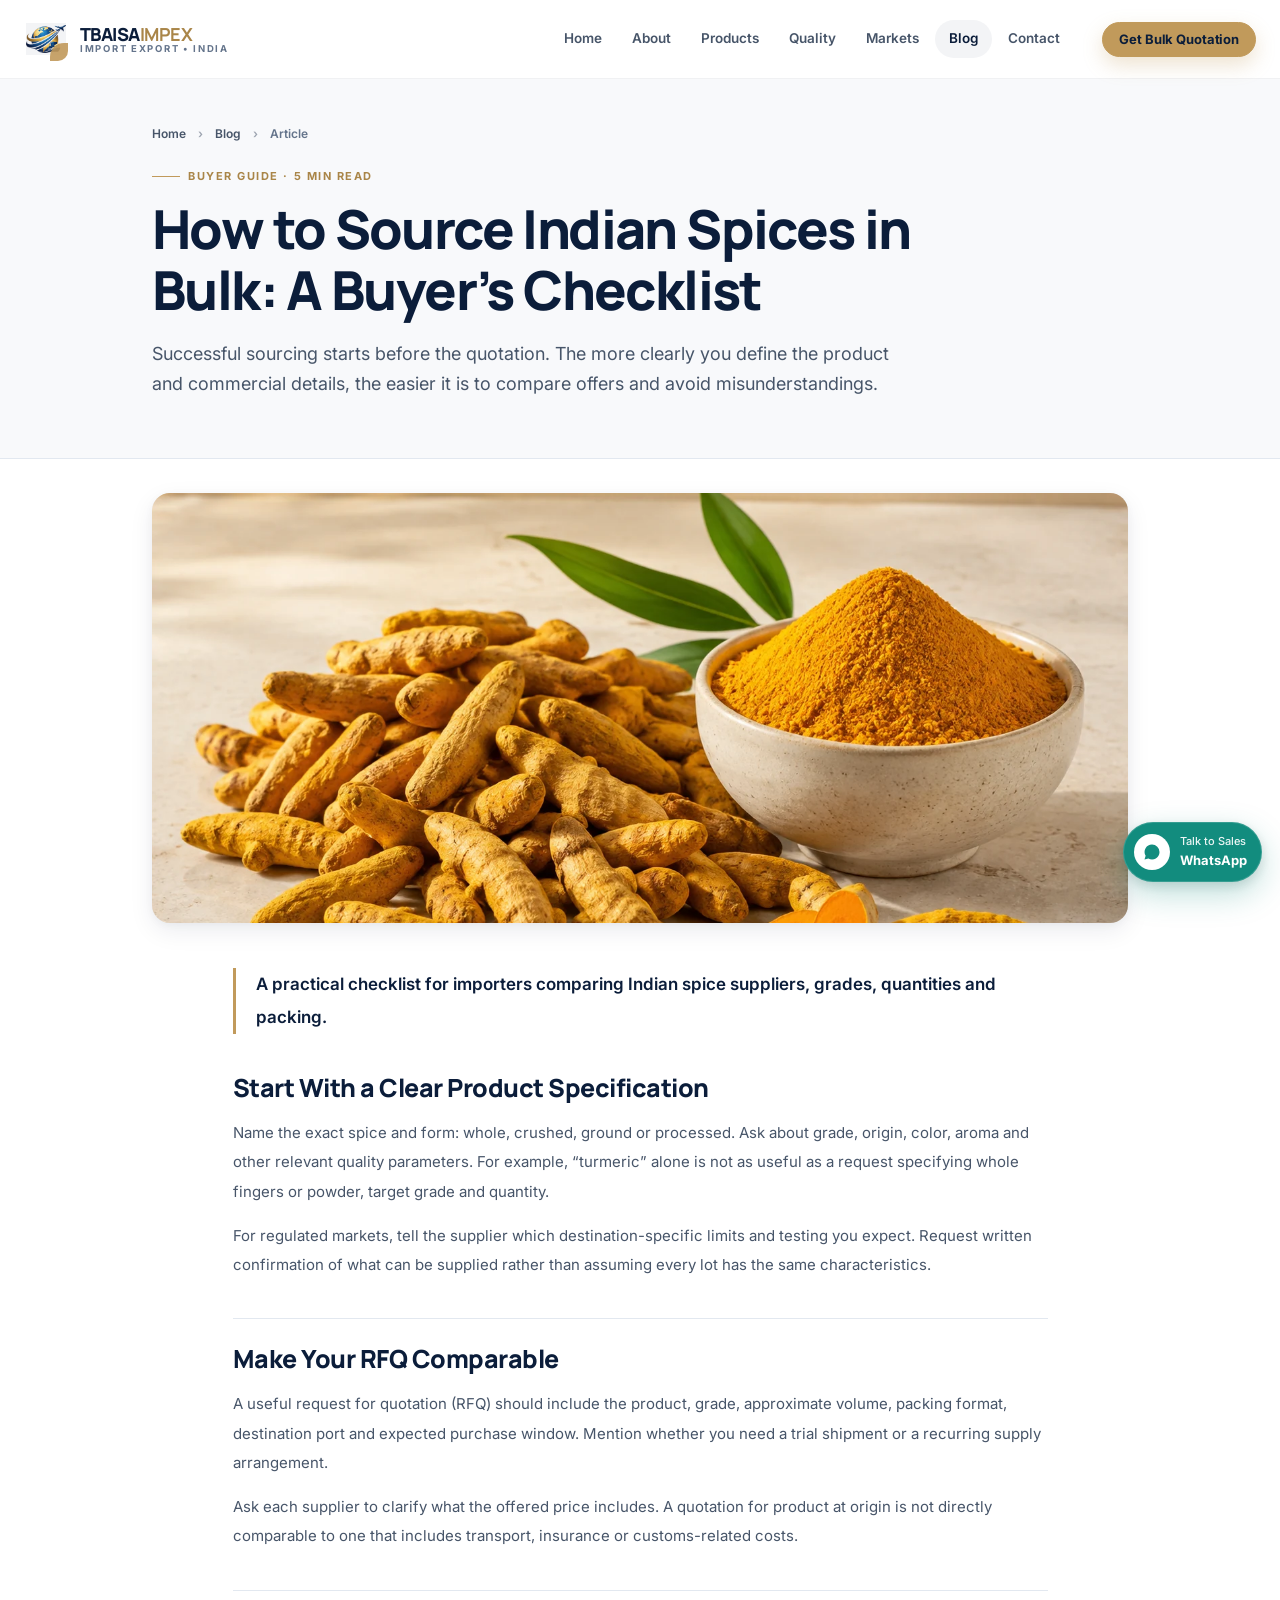
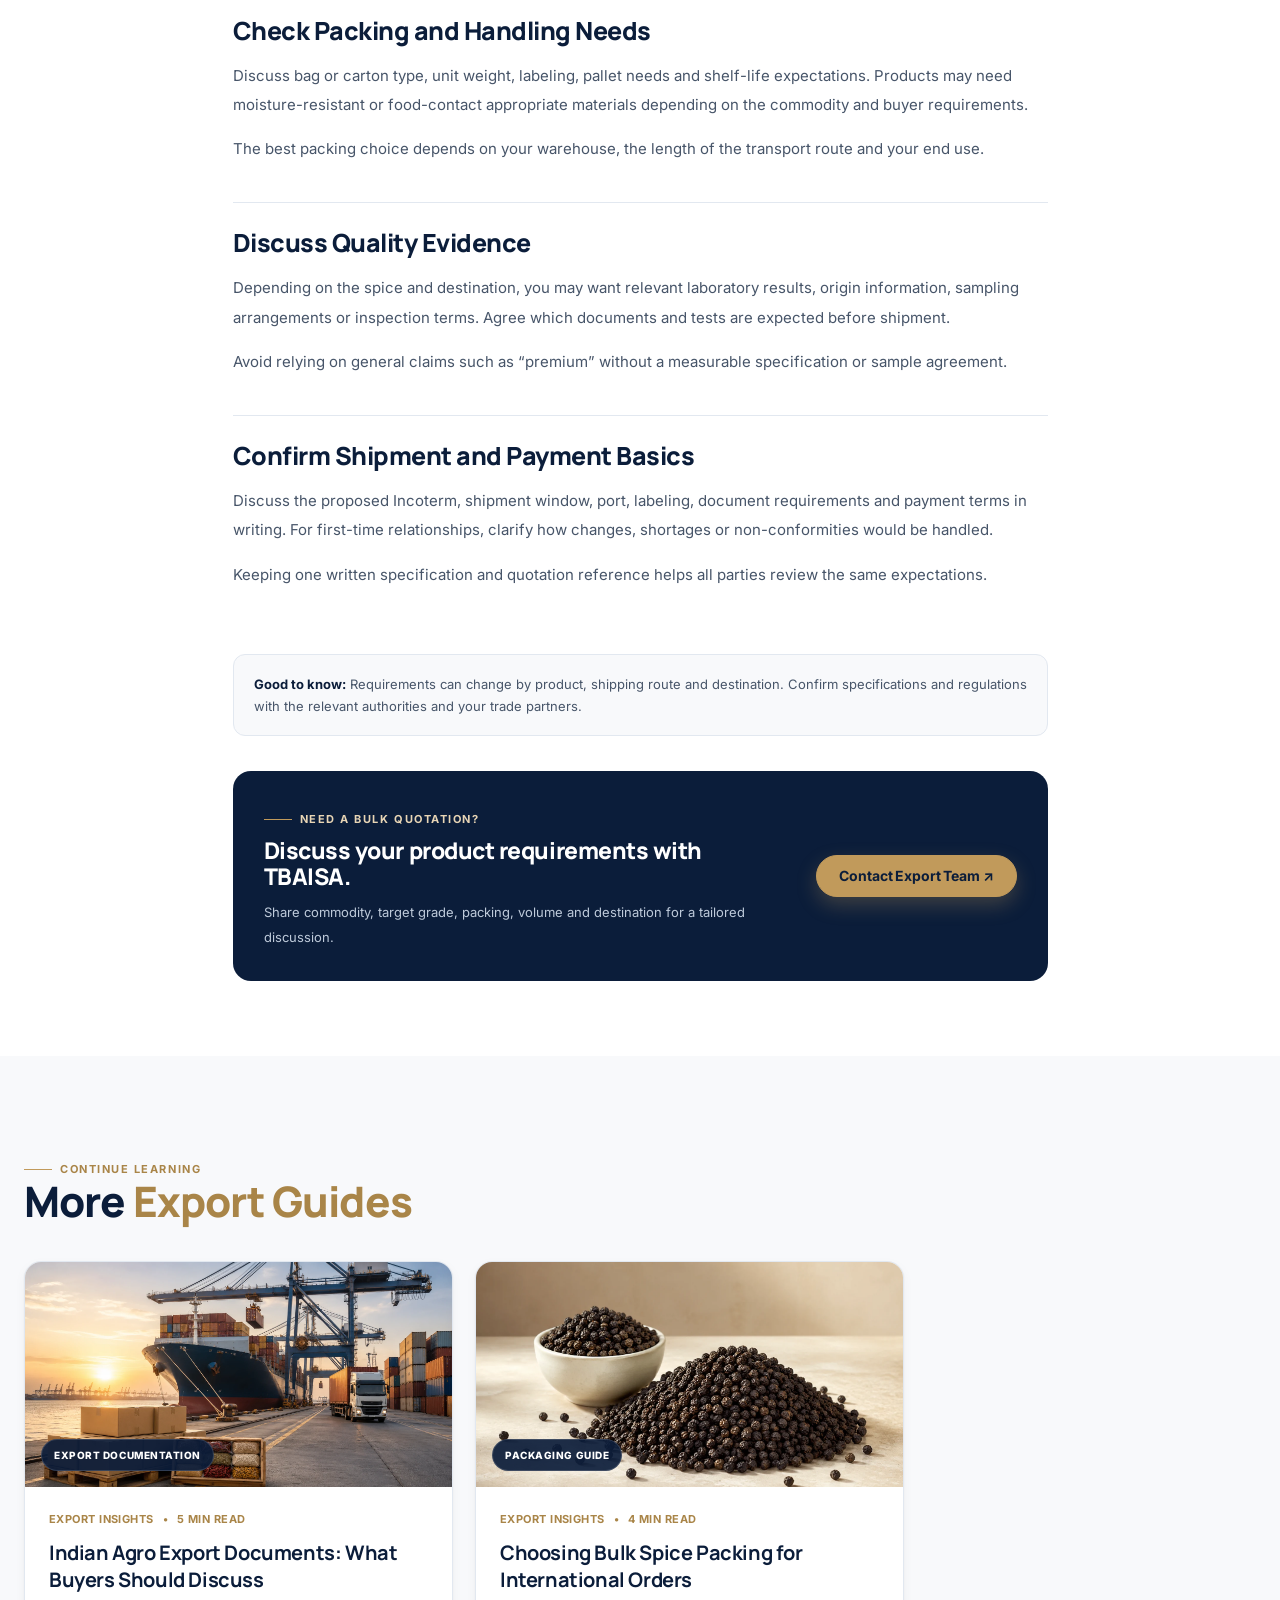
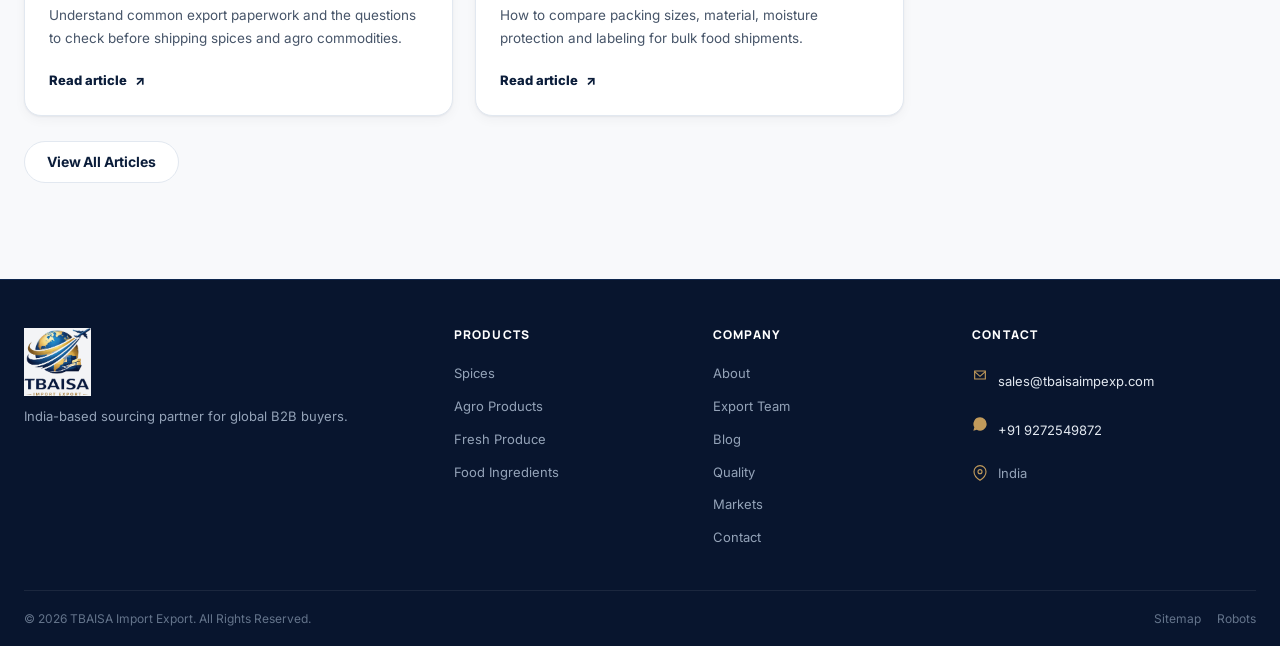
<file: TBAISA_ALL_IN_ONE_FINAL_WEBSITE_BLOG_CMS 2/how-to-source-indian-spices-in-bulk.html>
<!DOCTYPE html>
<html lang="en">
<head>
<meta charset="utf-8">
<meta name="viewport" content="width=device-width,initial-scale=1">
<meta name="robots" content="index, follow, max-image-preview:large">
<meta name="theme-color" content="#0B1D3A">
<meta name="twitter:card" content="summary_large_image">
<link rel="preconnect" href="https://fonts.googleapis.com">
<link rel="preconnect" href="https://fonts.gstatic.com" crossorigin>
<link href="https://fonts.googleapis.com/css2?family=Inter:wght@400;500;600;700;800&family=Manrope:wght@700;800&display=swap" rel="stylesheet">
<link rel="stylesheet" href="style.css">
<link rel="icon" type="image/png" sizes="32x32" href="images/favicon-32.png">
<link rel="apple-touch-icon" sizes="180x180" href="images/apple-touch.png">
<title>How to Source Indian Spices in Bulk: A Buyer’s Checklist | TBAISA Export Insights</title>
<meta name="description" content="A practical checklist for importers comparing Indian spice suppliers, grades, quantities and packing.">
<link rel="canonical" href="https://tbaisaimpexp.com/how-to-source-indian-spices-in-bulk.html">
<meta property="og:type" content="article">
<meta property="og:site_name" content="TBAISA Import Export">
<meta property="og:title" content="How to Source Indian Spices in Bulk: A Buyer’s Checklist | TBAISA Export Insights">
<meta property="og:description" content="A practical checklist for importers comparing Indian spice suppliers, grades, quantities and packing.">
<meta property="og:url" content="https://tbaisaimpexp.com/how-to-source-indian-spices-in-bulk.html">
<meta property="og:image" content="https://tbaisaimpexp.com/images/global-export-logistics.webp">
<script type="application/ld+json">{"@context":"https://schema.org","@type":"BreadcrumbList","itemListElement":[{"@type":"ListItem","position":1,"name":"Home","item":"https://tbaisaimpexp.com/"},{"@type":"ListItem","position":2,"name":"Blog","item":"https://tbaisaimpexp.com/blog.html"},{"@type":"ListItem","position":3,"name":"How to Source Indian Spices in Bulk: A Buyer\u2019s Checklist","item":"https://tbaisaimpexp.com/how-to-source-indian-spices-in-bulk.html"}]}</script>
<script type="application/ld+json">{"@context":"https://schema.org","@type":"BlogPosting","headline":"How to Source Indian Spices in Bulk: A Buyer’s Checklist","description":"A practical checklist for importers comparing Indian spice suppliers, grades, quantities and packing.","image":"https://tbaisaimpexp.com/images/turmeric.webp","author":{"@type":"Organization","name":"TBAISA Import Export"},"publisher":{"@type":"Organization","name":"TBAISA Import Export","logo":{"@type":"ImageObject","url":"https://tbaisaimpexp.com/images/logo-800.png"}},"mainEntityOfPage":"https://tbaisaimpexp.com/how-to-source-indian-spices-in-bulk.html"}</script>
</head>
<body>
<header class="header" role="banner">
  <div class="container">
    <div class="header-inner">
      <a href="index.html" class="logo" aria-label="TBAISA Home">
        <span class="logo-mark" aria-hidden="true" style="background:transparent;box-shadow:none;padding:2px"><img src="images/logo-mark-88.png" srcset="images/logo-mark-88.png 1x, images/logo-mark-132.png 1.5x, images/logo-mark-176.png 2x" alt="" width="44" height="32" style="width:44px;height:32px;object-fit:contain;display:block"></span>
        <span class="logo-text"><span class="logo-name">TBAISA <b>IMPEX</b></span><span class="logo-sub">Import Export • India</span></span>
      </a>
      <nav class="nav" aria-label="Primary">
        <div class="nav-links">
          <a href="index.html">Home</a>
          <a href="about.html">About</a>
          <a href="products.html">Products</a>
          <a href="quality.html">Quality</a>
          <a href="export-markets.html">Markets</a> <a href="blog.html" class="active" aria-current="page">Blog</a><a href="contact.html">Contact</a>
        </div>
        <div class="nav-cta">
          <a href="mailto:sales@tbaisaimpexp.com" class="nav-phone"><svg width="16" height="16" viewBox="0 0 24 24" fill="none" stroke="currentColor" stroke-width="1.7"><path d="M4 6h16v12H4z"/><path d="M4 7l8 7 8-7"/></svg> sales@tbaisaimpexp.com</a>
          <a href="contact.html" class="btn btn-primary btn-sm">Get Bulk Quotation</a>
        </div>
      </nav>
      <button class="hamburger" id="hamburger" aria-label="Toggle menu" aria-expanded="false" aria-controls="mobilePanel"><span></span></button>
    </div>
  </div>
</header>
<div class="mobile-panel" id="mobilePanel">
  <nav aria-label="Mobile"><a href="index.html">Home</a><a href="about.html">About</a><a href="products.html">Products</a><a href="quality.html">Quality</a><a href="export-markets.html">Markets</a> <a href="blog.html">Blog</a><a href="contact.html">Contact</a></nav>
  <div class="mobile-cta"><a href="contact.html" class="btn btn-primary" style="justify-content:center">Get Bulk Quotation</a><a href="https://wa.me/919272549872" target="_blank" rel="noopener" class="btn btn-secondary" style="justify-content:center">WhatsApp</a></div>
</div>


<main id="main">
<section class="article-hero"><div class="container narrow">
 <nav class="breadcrumb" aria-label="Breadcrumb"><a href="index.html">Home</a><span aria-hidden="true">›</span><a href="blog.html">Blog</a><span aria-hidden="true">›</span><span aria-current="page">Article</span></nav>
 <span class="eyebrow">Buyer Guide · 5 min read</span>
 <h1>How to Source Indian Spices in Bulk: A Buyer’s Checklist</h1><p class="lead">Successful sourcing starts before the quotation. The more clearly you define the product and commercial details, the easier it is to compare offers and avoid misunderstandings.</p>
 </div></section>
<section class="article-wrap" aria-label="Article content"><div class="container narrow"><div class="article-cover"><img src="images/turmeric.webp" alt="Indian turmeric and spices prepared for bulk sourcing" loading="eager" width="1100" height="580"></div>
 <article class="article-body"><div class="article-content"><p class="article-opening">A practical checklist for importers comparing Indian spice suppliers, grades, quantities and packing.</p><section class="article-section"><h2>Start With a Clear Product Specification</h2><p>Name the exact spice and form: whole, crushed, ground or processed. Ask about grade, origin, color, aroma and other relevant quality parameters. For example, “turmeric” alone is not as useful as a request specifying whole fingers or powder, target grade and quantity.</p><p>For regulated markets, tell the supplier which destination-specific limits and testing you expect. Request written confirmation of what can be supplied rather than assuming every lot has the same characteristics.</p></section>
<section class="article-section"><h2>Make Your RFQ Comparable</h2><p>A useful request for quotation (RFQ) should include the product, grade, approximate volume, packing format, destination port and expected purchase window. Mention whether you need a trial shipment or a recurring supply arrangement.</p><p>Ask each supplier to clarify what the offered price includes. A quotation for product at origin is not directly comparable to one that includes transport, insurance or customs-related costs.</p></section>
<section class="article-section"><h2>Check Packing and Handling Needs</h2><p>Discuss bag or carton type, unit weight, labeling, pallet needs and shelf-life expectations. Products may need moisture-resistant or food-contact appropriate materials depending on the commodity and buyer requirements.</p><p>The best packing choice depends on your warehouse, the length of the transport route and your end use.</p></section>
<section class="article-section"><h2>Discuss Quality Evidence</h2><p>Depending on the spice and destination, you may want relevant laboratory results, origin information, sampling arrangements or inspection terms. Agree which documents and tests are expected before shipment.</p><p>Avoid relying on general claims such as “premium” without a measurable specification or sample agreement.</p></section>
<section class="article-section"><h2>Confirm Shipment and Payment Basics</h2><p>Discuss the proposed Incoterm, shipment window, port, labeling, document requirements and payment terms in writing. For first-time relationships, clarify how changes, shortages or non-conformities would be handled.</p><p>Keeping one written specification and quotation reference helps all parties review the same expectations.</p></section>
  <div class="article-disclaimer"><strong>Good to know:</strong> Requirements can change by product, shipping route and destination. Confirm specifications and regulations with the relevant authorities and your trade partners.</div>
  <div class="article-contact"><div><span class="eyebrow light">Need a Bulk Quotation?</span><h2>Discuss your product requirements with TBAISA.</h2><p>Share commodity, target grade, packing, volume and destination for a tailored discussion.</p></div><a class="btn btn-primary" href="contact.html">Contact Export Team ↗</a></div>
 </div></article>
 </div></section>
<section class="section alt" aria-labelledby="related-reading"><div class="container"><div class="section-head left"><span class="eyebrow">Continue Learning</span><h2 id="related-reading">More <span>Export Guides</span></h2></div><div class="insights-grid insights-grid-related"><article class="insight-card reveal">
  <a class="insight-card-media" href="india-agro-export-documents-guide.html" aria-label="Read: Indian Agro Export Documents: What Buyers Should Discuss"><img src="images/global-export-logistics.webp" alt="Global export logistics illustration showing cargo handling and freight coordination" loading="lazy" width="720" height="450"><span class="insight-tag">Export Documentation</span></a>
  <div class="insight-card-body"><div class="insight-meta"><span>Export Insights</span><span aria-hidden="true">•</span><span>5 min read</span></div>
    <h3><a href="india-agro-export-documents-guide.html">Indian Agro Export Documents: What Buyers Should Discuss</a></h3>
    <p>Understand common export paperwork and the questions to check before shipping spices and agro commodities.</p>
    <a class="insight-read-more" href="india-agro-export-documents-guide.html">Read article <span aria-hidden="true">↗</span></a>
  </div>
</article><article class="insight-card reveal">
  <a class="insight-card-media" href="bulk-spice-packing-guide.html" aria-label="Read: Choosing Bulk Spice Packing for International Orders"><img src="images/black-pepper.webp" alt="Black pepper representing Indian bulk spice packing and sourcing" loading="lazy" width="720" height="450"><span class="insight-tag">Packaging Guide</span></a>
  <div class="insight-card-body"><div class="insight-meta"><span>Export Insights</span><span aria-hidden="true">•</span><span>4 min read</span></div>
    <h3><a href="bulk-spice-packing-guide.html">Choosing Bulk Spice Packing for International Orders</a></h3>
    <p>How to compare packing sizes, material, moisture protection and labeling for bulk food shipments.</p>
    <a class="insight-read-more" href="bulk-spice-packing-guide.html">Read article <span aria-hidden="true">↗</span></a>
  </div>
</article></div><a class="btn btn-outline" href="blog.html" style="margin-top:25px">View All Articles</a></div></section>
</main>
<footer class="footer" role="contentinfo">
  <div class="container">
    <div class="footer-top">
      <div class="footer-brand">
        <a href="index.html" class="logo" style="color:white;display:block"><img src="images/logo-400.png" alt="TBAISA Import Export — India" width="200" height="203" style="height:68px;width:auto;object-fit:contain;display:block"></a>
        <p>India-based sourcing partner for global B2B buyers.</p>
      </div>
      <div class="footer-col"><h4>Products</h4><a href="products.html">Spices</a><a href="products.html">Agro Products</a><a href="products.html">Fresh Produce</a><a href="products.html">Food Ingredients</a></div>
      <div class="footer-col"><h4>Company</h4><a href="about.html">About</a><a href="about.html#export-team">Export Team</a><a href="blog.html">Blog</a><a href="quality.html">Quality</a><a href="export-markets.html">Markets</a><a href="contact.html">Contact</a></div>
      <div class="footer-col footer-contact"><h4>Contact</h4><ul><li><svg width="16" height="16" viewBox="0 0 24 24" fill="none" stroke="currentColor" stroke-width="1.7"><path d="M4 6h16v12H4z"/><path d="M4 7l8 7 8-7"/></svg> <a href="mailto:sales@tbaisaimpexp.com">sales@tbaisaimpexp.com</a></li><li><svg width="16" height="16" viewBox="0 0 24 24" fill="currentColor"><path d="M19.05 4.91A9.82 9.82 0 0 0 12.04 2a9.9 9.9 0 0 0-8.52 14.93L2 22l5.2-1.36A9.9 9.9 0 0 0 22 12.03a9.78 9.78 0 0 0-2.95-7.12z"/></svg> <a href="https://wa.me/919272549872" target="_blank" rel="noopener">+91 9272549872</a></li><li><svg width="16" height="16" viewBox="0 0 24 24" fill="none" stroke="currentColor" stroke-width="1.7"><path d="M21 10c0 7-9 13-9 13S3 17 3 10a9 9 0 0 1 18 0z"/><circle cx="12" cy="10" r="3"/></svg> India</li></ul></div>
    </div>
    <div class="footer-bottom"><span>© 2026 TBAISA Import Export. All Rights Reserved.</span><div class="footer-legal"><a href="sitemap.xml">Sitemap</a><a href="robots.txt">Robots</a></div></div>
  </div>
</footer>

<a id="wappFloat" class="wapp-float" href="https://wa.me/919272549872?text=Hello%20TBAISA" target="_blank" rel="noopener" aria-label="WhatsApp"><i><svg width="18" height="18" viewBox="0 0 24 24" fill="currentColor"><path d="M19.05 4.91A9.82 9.82 0 0 0 12.04 2a9.9 9.9 0 0 0-8.52 14.93L2 22l5.2-1.36A9.9 9.9 0 0 0 22 12.03a9.78 9.78 0 0 0-2.95-7.12z"/></svg></i><span><small>Talk to Sales</small>WhatsApp</span></a>
<div class="bottom-bar"><a id="wappBottom" href="https://wa.me/919272549872" target="_blank" rel="noopener" class="btn" style="background:#128C7E;color:white;border-color:#128C7E">WhatsApp</a><a href="contact.html" class="btn btn-primary">Get Quote</a></div>
<script src="script.js" defer></script>
</body>
</html>
</file>
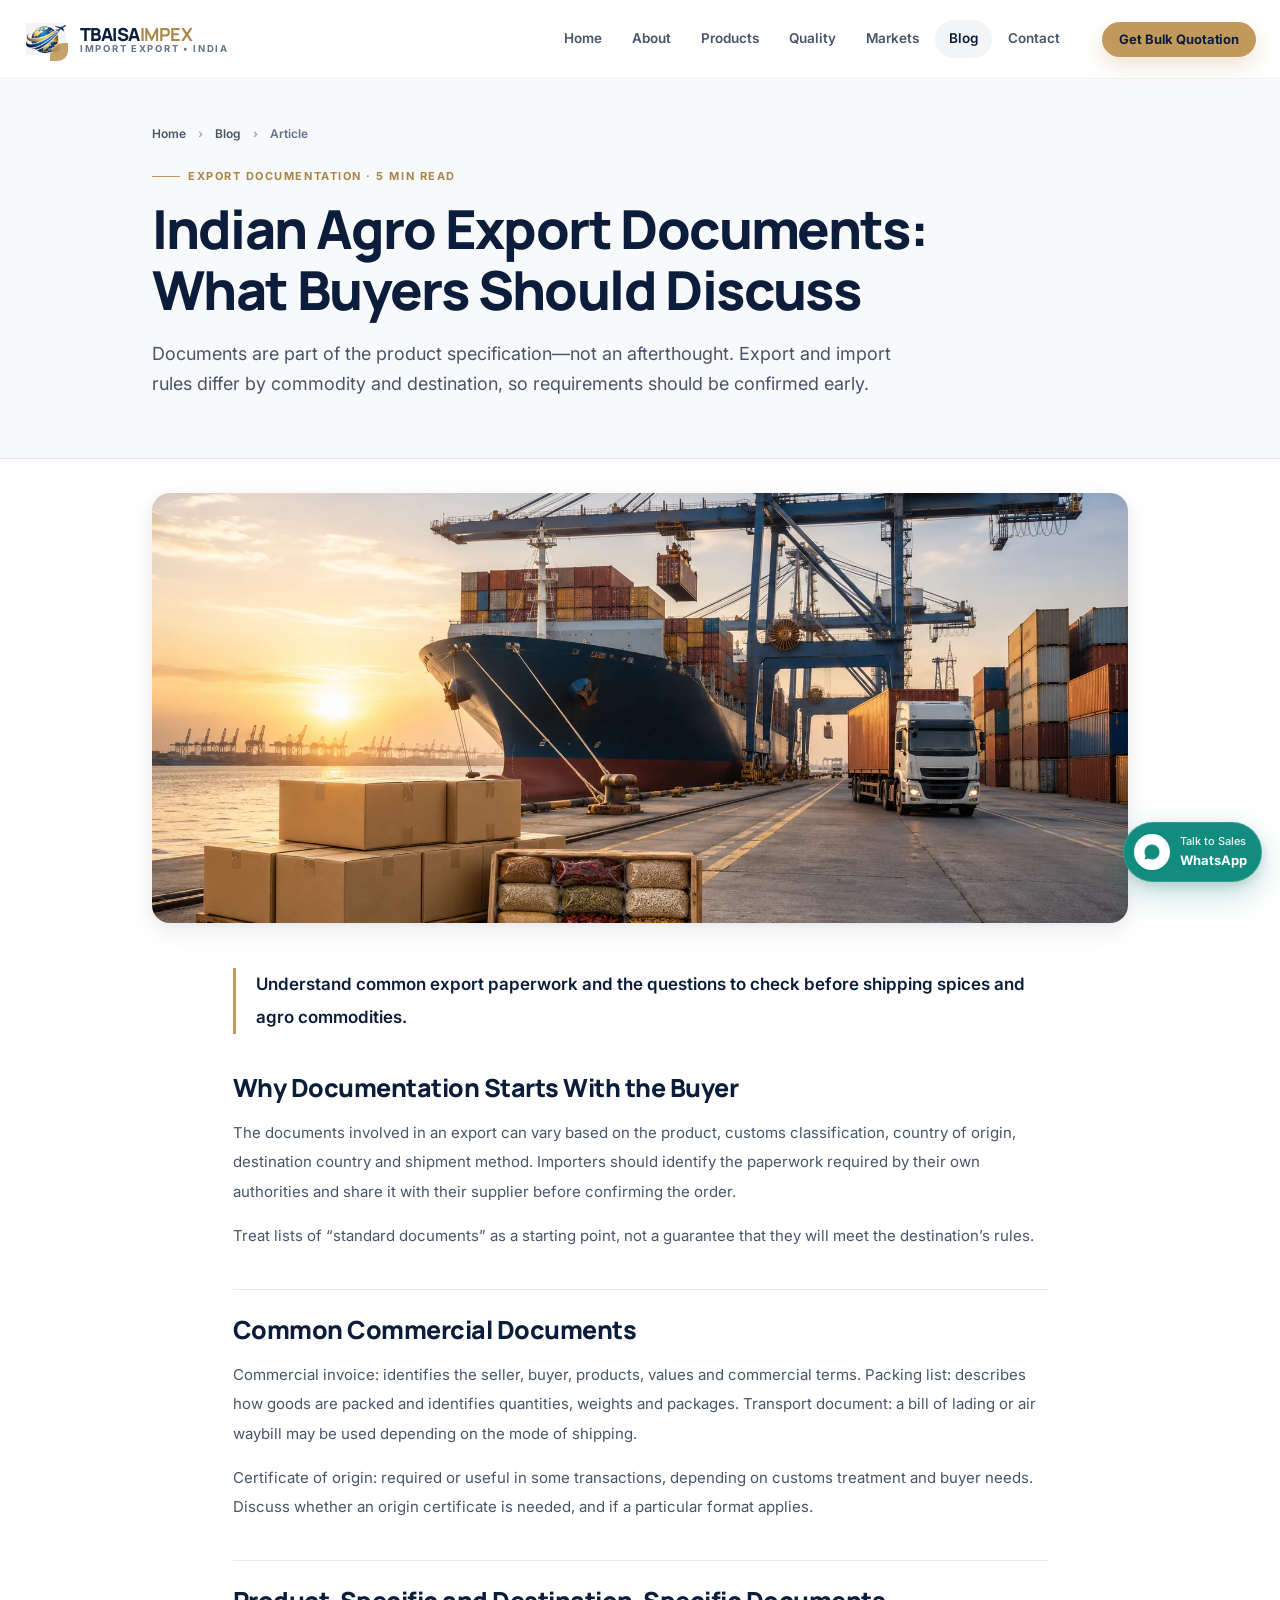
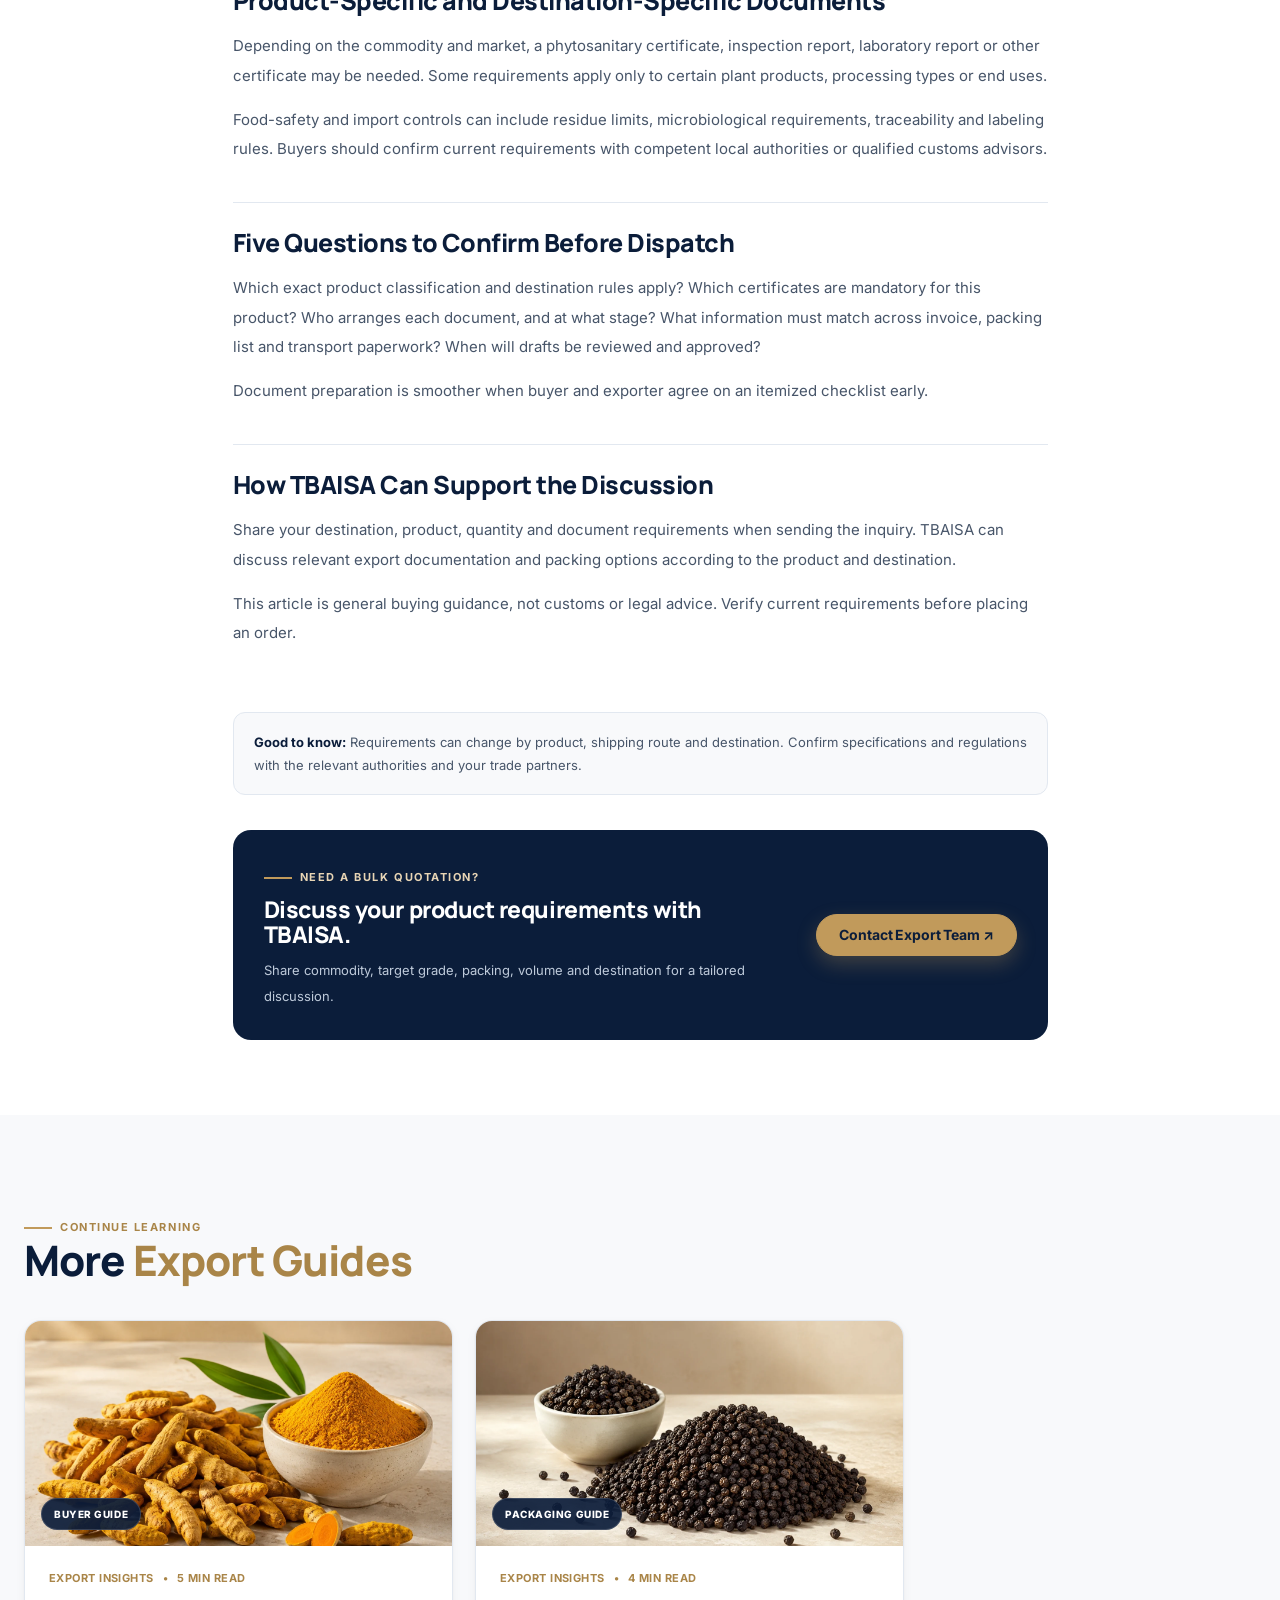
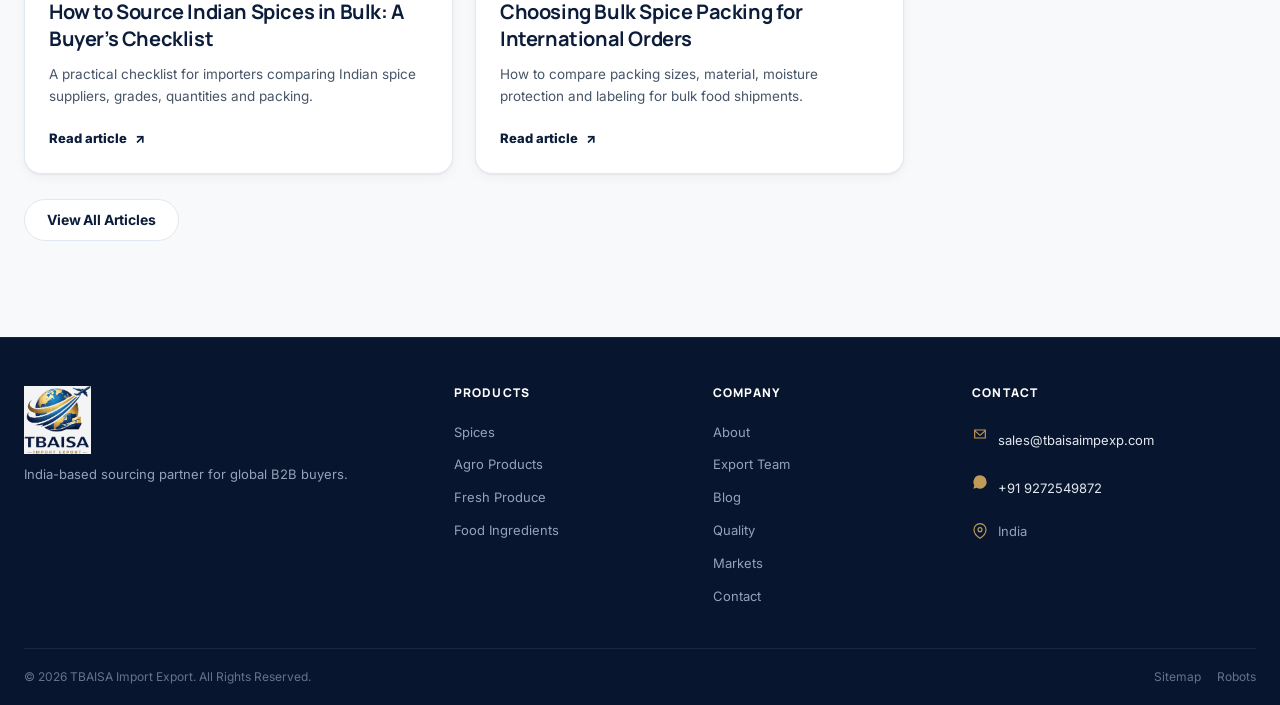
<file: TBAISA_ALL_IN_ONE_FINAL_WEBSITE_BLOG_CMS 2/india-agro-export-documents-guide.html>
<!DOCTYPE html>
<html lang="en">
<head>
<meta charset="utf-8">
<meta name="viewport" content="width=device-width,initial-scale=1">
<meta name="robots" content="index, follow, max-image-preview:large">
<meta name="theme-color" content="#0B1D3A">
<meta name="twitter:card" content="summary_large_image">
<link rel="preconnect" href="https://fonts.googleapis.com">
<link rel="preconnect" href="https://fonts.gstatic.com" crossorigin>
<link href="https://fonts.googleapis.com/css2?family=Inter:wght@400;500;600;700;800&family=Manrope:wght@700;800&display=swap" rel="stylesheet">
<link rel="stylesheet" href="style.css">
<link rel="icon" type="image/png" sizes="32x32" href="images/favicon-32.png">
<link rel="apple-touch-icon" sizes="180x180" href="images/apple-touch.png">
<title>Indian Agro Export Documents: What Buyers Should Discuss | TBAISA Export Insights</title>
<meta name="description" content="Understand common export paperwork and the questions to check before shipping spices and agro commodities.">
<link rel="canonical" href="https://tbaisaimpexp.com/india-agro-export-documents-guide.html">
<meta property="og:type" content="article">
<meta property="og:site_name" content="TBAISA Import Export">
<meta property="og:title" content="Indian Agro Export Documents: What Buyers Should Discuss | TBAISA Export Insights">
<meta property="og:description" content="Understand common export paperwork and the questions to check before shipping spices and agro commodities.">
<meta property="og:url" content="https://tbaisaimpexp.com/india-agro-export-documents-guide.html">
<meta property="og:image" content="https://tbaisaimpexp.com/images/global-export-logistics.webp">
<script type="application/ld+json">{"@context":"https://schema.org","@type":"BreadcrumbList","itemListElement":[{"@type":"ListItem","position":1,"name":"Home","item":"https://tbaisaimpexp.com/"},{"@type":"ListItem","position":2,"name":"Blog","item":"https://tbaisaimpexp.com/blog.html"},{"@type":"ListItem","position":3,"name":"Indian Agro Export Documents: What Buyers Should Discuss","item":"https://tbaisaimpexp.com/india-agro-export-documents-guide.html"}]}</script>
<script type="application/ld+json">{"@context":"https://schema.org","@type":"BlogPosting","headline":"Indian Agro Export Documents: What Buyers Should Discuss","description":"Understand common export paperwork and the questions to check before shipping spices and agro commodities.","image":"https://tbaisaimpexp.com/images/global-export-logistics.webp","author":{"@type":"Organization","name":"TBAISA Import Export"},"publisher":{"@type":"Organization","name":"TBAISA Import Export","logo":{"@type":"ImageObject","url":"https://tbaisaimpexp.com/images/logo-800.png"}},"mainEntityOfPage":"https://tbaisaimpexp.com/india-agro-export-documents-guide.html"}</script>
</head>
<body>
<header class="header" role="banner">
  <div class="container">
    <div class="header-inner">
      <a href="index.html" class="logo" aria-label="TBAISA Home">
        <span class="logo-mark" aria-hidden="true" style="background:transparent;box-shadow:none;padding:2px"><img src="images/logo-mark-88.png" srcset="images/logo-mark-88.png 1x, images/logo-mark-132.png 1.5x, images/logo-mark-176.png 2x" alt="" width="44" height="32" style="width:44px;height:32px;object-fit:contain;display:block"></span>
        <span class="logo-text"><span class="logo-name">TBAISA <b>IMPEX</b></span><span class="logo-sub">Import Export • India</span></span>
      </a>
      <nav class="nav" aria-label="Primary">
        <div class="nav-links">
          <a href="index.html">Home</a>
          <a href="about.html">About</a>
          <a href="products.html">Products</a>
          <a href="quality.html">Quality</a>
          <a href="export-markets.html">Markets</a> <a href="blog.html" class="active" aria-current="page">Blog</a><a href="contact.html">Contact</a>
        </div>
        <div class="nav-cta">
          <a href="mailto:sales@tbaisaimpexp.com" class="nav-phone"><svg width="16" height="16" viewBox="0 0 24 24" fill="none" stroke="currentColor" stroke-width="1.7"><path d="M4 6h16v12H4z"/><path d="M4 7l8 7 8-7"/></svg> sales@tbaisaimpexp.com</a>
          <a href="contact.html" class="btn btn-primary btn-sm">Get Bulk Quotation</a>
        </div>
      </nav>
      <button class="hamburger" id="hamburger" aria-label="Toggle menu" aria-expanded="false" aria-controls="mobilePanel"><span></span></button>
    </div>
  </div>
</header>
<div class="mobile-panel" id="mobilePanel">
  <nav aria-label="Mobile"><a href="index.html">Home</a><a href="about.html">About</a><a href="products.html">Products</a><a href="quality.html">Quality</a><a href="export-markets.html">Markets</a> <a href="blog.html">Blog</a><a href="contact.html">Contact</a></nav>
  <div class="mobile-cta"><a href="contact.html" class="btn btn-primary" style="justify-content:center">Get Bulk Quotation</a><a href="https://wa.me/919272549872" target="_blank" rel="noopener" class="btn btn-secondary" style="justify-content:center">WhatsApp</a></div>
</div>


<main id="main">
<section class="article-hero"><div class="container narrow">
 <nav class="breadcrumb" aria-label="Breadcrumb"><a href="index.html">Home</a><span aria-hidden="true">›</span><a href="blog.html">Blog</a><span aria-hidden="true">›</span><span aria-current="page">Article</span></nav>
 <span class="eyebrow">Export Documentation · 5 min read</span>
 <h1>Indian Agro Export Documents: What Buyers Should Discuss</h1><p class="lead">Documents are part of the product specification—not an afterthought. Export and import rules differ by commodity and destination, so requirements should be confirmed early.</p>
 </div></section>
<section class="article-wrap" aria-label="Article content"><div class="container narrow"><div class="article-cover"><img src="images/global-export-logistics.webp" alt="Global export logistics illustration showing cargo handling and freight coordination" loading="eager" width="1100" height="580"></div>
 <article class="article-body"><div class="article-content"><p class="article-opening">Understand common export paperwork and the questions to check before shipping spices and agro commodities.</p><section class="article-section"><h2>Why Documentation Starts With the Buyer</h2><p>The documents involved in an export can vary based on the product, customs classification, country of origin, destination country and shipment method. Importers should identify the paperwork required by their own authorities and share it with their supplier before confirming the order.</p><p>Treat lists of “standard documents” as a starting point, not a guarantee that they will meet the destination’s rules.</p></section>
<section class="article-section"><h2>Common Commercial Documents</h2><p>Commercial invoice: identifies the seller, buyer, products, values and commercial terms. Packing list: describes how goods are packed and identifies quantities, weights and packages. Transport document: a bill of lading or air waybill may be used depending on the mode of shipping.</p><p>Certificate of origin: required or useful in some transactions, depending on customs treatment and buyer needs. Discuss whether an origin certificate is needed, and if a particular format applies.</p></section>
<section class="article-section"><h2>Product-Specific and Destination-Specific Documents</h2><p>Depending on the commodity and market, a phytosanitary certificate, inspection report, laboratory report or other certificate may be needed. Some requirements apply only to certain plant products, processing types or end uses.</p><p>Food-safety and import controls can include residue limits, microbiological requirements, traceability and labeling rules. Buyers should confirm current requirements with competent local authorities or qualified customs advisors.</p></section>
<section class="article-section"><h2>Five Questions to Confirm Before Dispatch</h2><p>Which exact product classification and destination rules apply? Which certificates are mandatory for this product? Who arranges each document, and at what stage? What information must match across invoice, packing list and transport paperwork? When will drafts be reviewed and approved?</p><p>Document preparation is smoother when buyer and exporter agree on an itemized checklist early.</p></section>
<section class="article-section"><h2>How TBAISA Can Support the Discussion</h2><p>Share your destination, product, quantity and document requirements when sending the inquiry. TBAISA can discuss relevant export documentation and packing options according to the product and destination.</p><p>This article is general buying guidance, not customs or legal advice. Verify current requirements before placing an order.</p></section>
  <div class="article-disclaimer"><strong>Good to know:</strong> Requirements can change by product, shipping route and destination. Confirm specifications and regulations with the relevant authorities and your trade partners.</div>
  <div class="article-contact"><div><span class="eyebrow light">Need a Bulk Quotation?</span><h2>Discuss your product requirements with TBAISA.</h2><p>Share commodity, target grade, packing, volume and destination for a tailored discussion.</p></div><a class="btn btn-primary" href="contact.html">Contact Export Team ↗</a></div>
 </div></article>
 </div></section>
<section class="section alt" aria-labelledby="related-reading"><div class="container"><div class="section-head left"><span class="eyebrow">Continue Learning</span><h2 id="related-reading">More <span>Export Guides</span></h2></div><div class="insights-grid insights-grid-related"><article class="insight-card reveal">
  <a class="insight-card-media" href="how-to-source-indian-spices-in-bulk.html" aria-label="Read: How to Source Indian Spices in Bulk: A Buyer’s Checklist"><img src="images/turmeric.webp" alt="Indian turmeric and spices prepared for bulk sourcing" loading="lazy" width="720" height="450"><span class="insight-tag">Buyer Guide</span></a>
  <div class="insight-card-body"><div class="insight-meta"><span>Export Insights</span><span aria-hidden="true">•</span><span>5 min read</span></div>
    <h3><a href="how-to-source-indian-spices-in-bulk.html">How to Source Indian Spices in Bulk: A Buyer’s Checklist</a></h3>
    <p>A practical checklist for importers comparing Indian spice suppliers, grades, quantities and packing.</p>
    <a class="insight-read-more" href="how-to-source-indian-spices-in-bulk.html">Read article <span aria-hidden="true">↗</span></a>
  </div>
</article><article class="insight-card reveal">
  <a class="insight-card-media" href="bulk-spice-packing-guide.html" aria-label="Read: Choosing Bulk Spice Packing for International Orders"><img src="images/black-pepper.webp" alt="Black pepper representing Indian bulk spice packing and sourcing" loading="lazy" width="720" height="450"><span class="insight-tag">Packaging Guide</span></a>
  <div class="insight-card-body"><div class="insight-meta"><span>Export Insights</span><span aria-hidden="true">•</span><span>4 min read</span></div>
    <h3><a href="bulk-spice-packing-guide.html">Choosing Bulk Spice Packing for International Orders</a></h3>
    <p>How to compare packing sizes, material, moisture protection and labeling for bulk food shipments.</p>
    <a class="insight-read-more" href="bulk-spice-packing-guide.html">Read article <span aria-hidden="true">↗</span></a>
  </div>
</article></div><a class="btn btn-outline" href="blog.html" style="margin-top:25px">View All Articles</a></div></section>
</main>
<footer class="footer" role="contentinfo">
  <div class="container">
    <div class="footer-top">
      <div class="footer-brand">
        <a href="index.html" class="logo" style="color:white;display:block"><img src="images/logo-400.png" alt="TBAISA Import Export — India" width="200" height="203" style="height:68px;width:auto;object-fit:contain;display:block"></a>
        <p>India-based sourcing partner for global B2B buyers.</p>
      </div>
      <div class="footer-col"><h4>Products</h4><a href="products.html">Spices</a><a href="products.html">Agro Products</a><a href="products.html">Fresh Produce</a><a href="products.html">Food Ingredients</a></div>
      <div class="footer-col"><h4>Company</h4><a href="about.html">About</a><a href="about.html#export-team">Export Team</a><a href="blog.html">Blog</a><a href="quality.html">Quality</a><a href="export-markets.html">Markets</a><a href="contact.html">Contact</a></div>
      <div class="footer-col footer-contact"><h4>Contact</h4><ul><li><svg width="16" height="16" viewBox="0 0 24 24" fill="none" stroke="currentColor" stroke-width="1.7"><path d="M4 6h16v12H4z"/><path d="M4 7l8 7 8-7"/></svg> <a href="mailto:sales@tbaisaimpexp.com">sales@tbaisaimpexp.com</a></li><li><svg width="16" height="16" viewBox="0 0 24 24" fill="currentColor"><path d="M19.05 4.91A9.82 9.82 0 0 0 12.04 2a9.9 9.9 0 0 0-8.52 14.93L2 22l5.2-1.36A9.9 9.9 0 0 0 22 12.03a9.78 9.78 0 0 0-2.95-7.12z"/></svg> <a href="https://wa.me/919272549872" target="_blank" rel="noopener">+91 9272549872</a></li><li><svg width="16" height="16" viewBox="0 0 24 24" fill="none" stroke="currentColor" stroke-width="1.7"><path d="M21 10c0 7-9 13-9 13S3 17 3 10a9 9 0 0 1 18 0z"/><circle cx="12" cy="10" r="3"/></svg> India</li></ul></div>
    </div>
    <div class="footer-bottom"><span>© 2026 TBAISA Import Export. All Rights Reserved.</span><div class="footer-legal"><a href="sitemap.xml">Sitemap</a><a href="robots.txt">Robots</a></div></div>
  </div>
</footer>

<a id="wappFloat" class="wapp-float" href="https://wa.me/919272549872?text=Hello%20TBAISA" target="_blank" rel="noopener" aria-label="WhatsApp"><i><svg width="18" height="18" viewBox="0 0 24 24" fill="currentColor"><path d="M19.05 4.91A9.82 9.82 0 0 0 12.04 2a9.9 9.9 0 0 0-8.52 14.93L2 22l5.2-1.36A9.9 9.9 0 0 0 22 12.03a9.78 9.78 0 0 0-2.95-7.12z"/></svg></i><span><small>Talk to Sales</small>WhatsApp</span></a>
<div class="bottom-bar"><a id="wappBottom" href="https://wa.me/919272549872" target="_blank" rel="noopener" class="btn" style="background:#128C7E;color:white;border-color:#128C7E">WhatsApp</a><a href="contact.html" class="btn btn-primary">Get Quote</a></div>
<script src="script.js" defer></script>
</body>
</html>
</file>
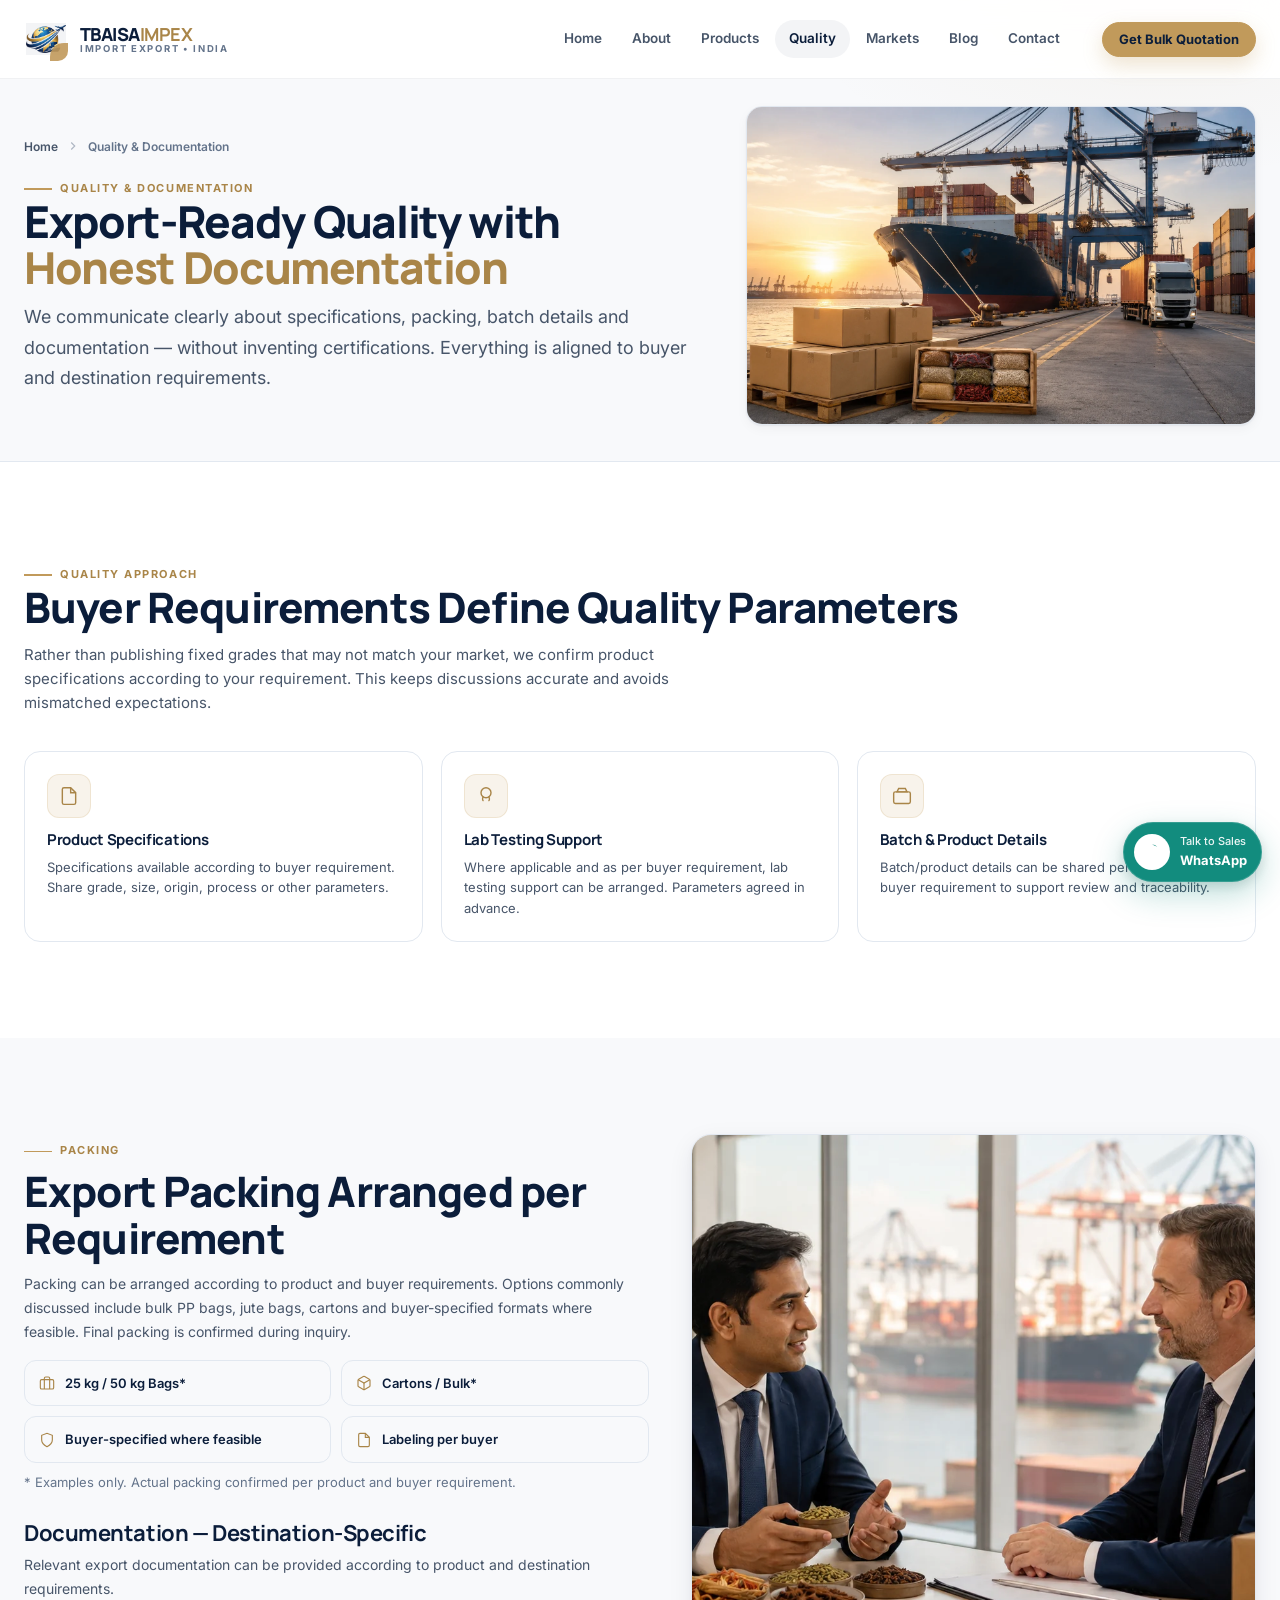
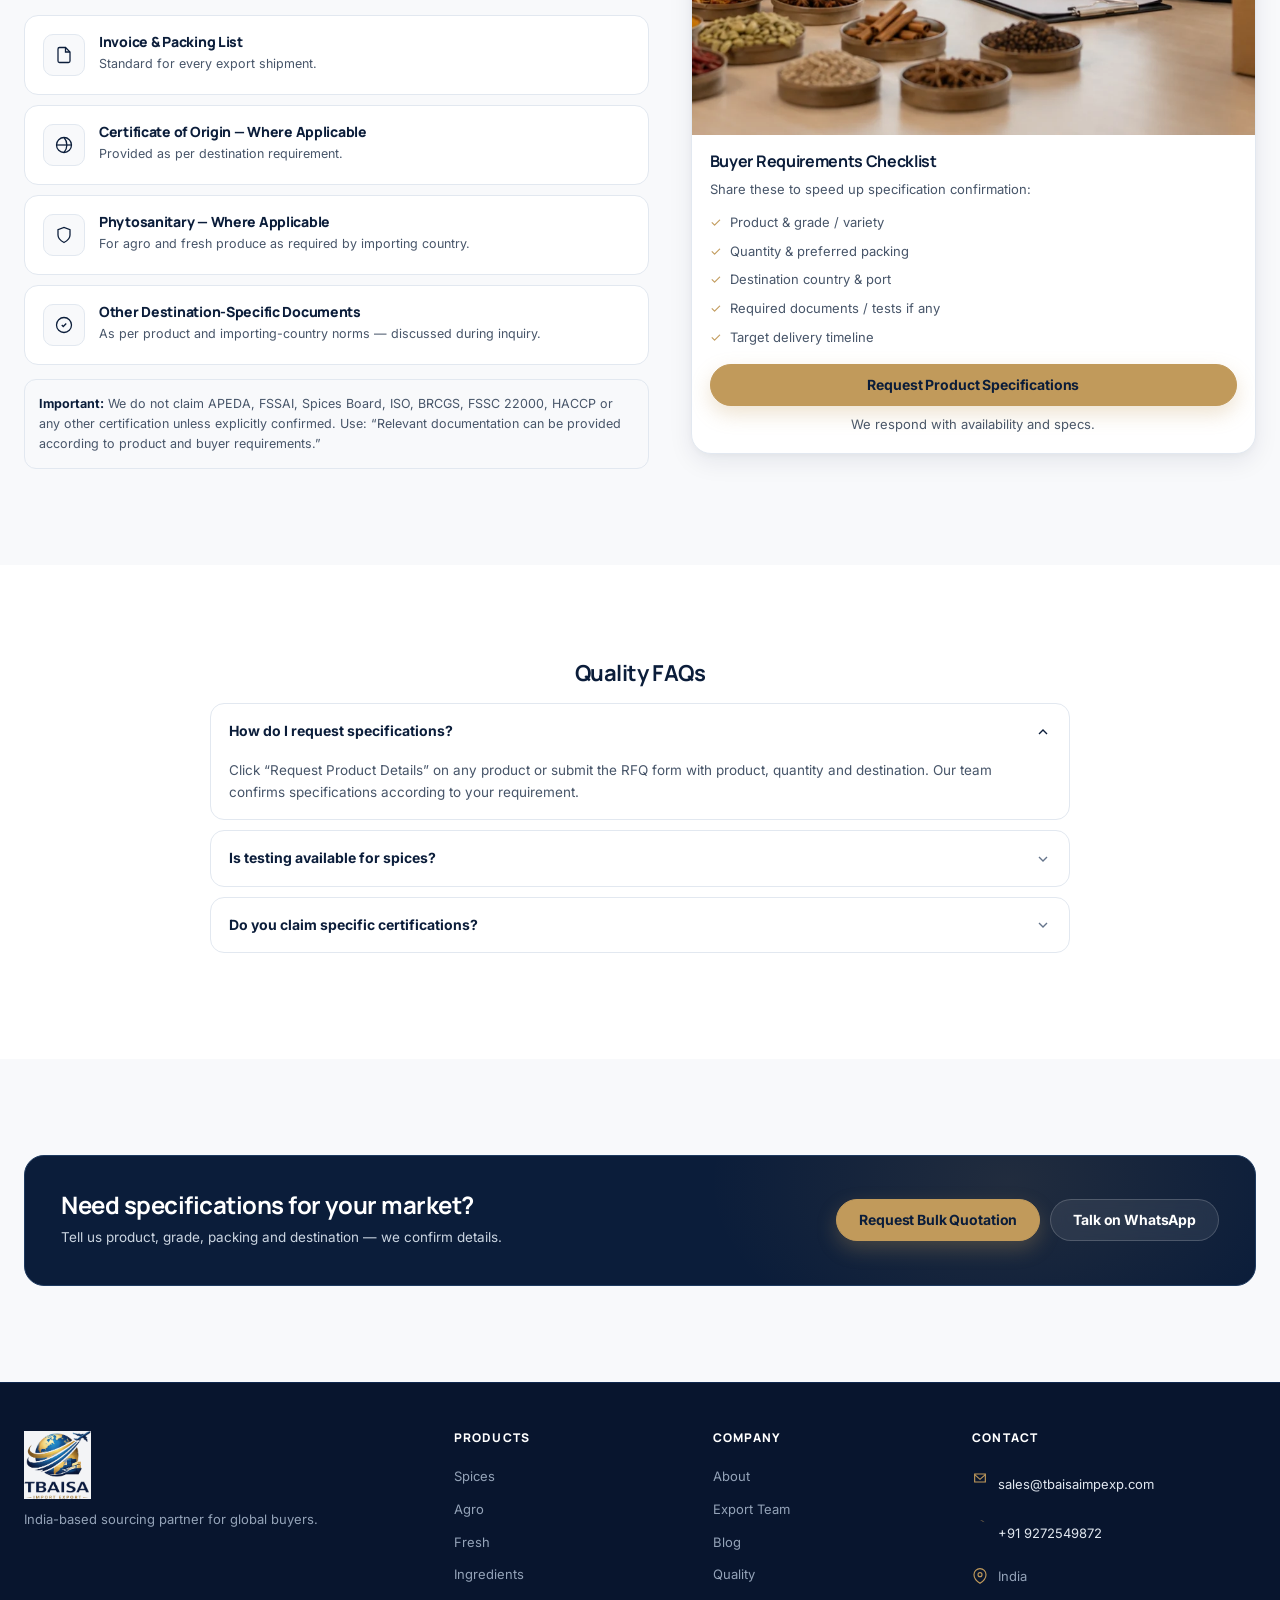
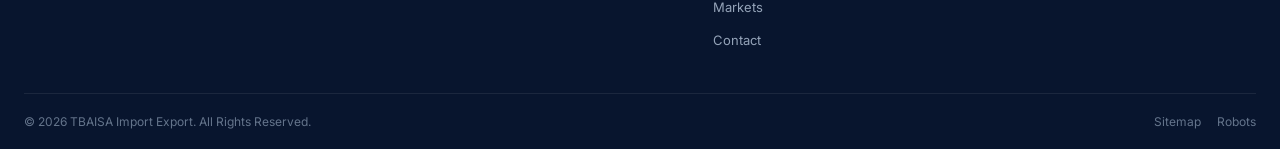
<file: TBAISA_ALL_IN_ONE_FINAL_WEBSITE_BLOG_CMS 2/quality.html>
<!DOCTYPE html>
<html lang="en">
<head>
<meta charset="utf-8">
<meta name="viewport" content="width=device-width,initial-scale=1">
<title>Quality & Documentation | TBAISA Import Export — Export-Ready Support</title>
<meta name="description" content="TBAISA Import Export quality approach: product specifications on buyer requirement, export packing, batch details, lab testing support where applicable, and relevant export documentation per product and destination.">
<link rel="canonical" href="https://tbaisaimpexp.com/quality.html">
<meta property="og:type" content="website">
<meta property="og:title" content="Quality & Documentation | TBAISA Import Export">
<meta property="og:description" content="Product specifications, packing, batch details and destination-specific documentation support for global buyers.">
<meta property="og:url" content="https://tbaisaimpexp.com/quality.html">
<meta property="og:image" content="https://images.unsplash.com/photo-1518843875459-f738682238a6?auto=format&fit=crop&w=1200&q=80">
<meta name="twitter:card" content="summary_large_image">
<link rel="preconnect" href="https://fonts.googleapis.com">
<link rel="preconnect" href="https://fonts.gstatic.com" crossorigin>
<link href="https://fonts.googleapis.com/css2?family=Inter:wght@400;500;600;700;800&family=Manrope:wght@700;800&display=swap" rel="stylesheet">
<link rel="icon" type="image/png" sizes="32x32" href="images/favicon-32.png">
<link rel="apple-touch-icon" sizes="180x180" href="images/apple-touch.png">
<link rel="stylesheet" href="style.css">
<script type="application/ld+json">{"@context":"https://schema.org","@type":"BreadcrumbList","itemListElement":[{"@type":"ListItem","position":1,"name":"Home","item":"https://tbaisaimpexp.com/"},{"@type":"ListItem","position":2,"name":"Quality","item":"https://tbaisaimpexp.com/quality.html"}]}</script>
<script type="application/ld+json">{"@context":"https://schema.org","@type":"FAQPage","mainEntity":[{"@type":"Question","name":"Does TBAISA provide product specifications?","acceptedAnswer":{"@type":"Answer","text":"Yes. Specifications are available according to buyer requirement. Buyers can request details via the RFQ form or product inquiry."}},{"@type":"Question","name":"Is lab testing available?","acceptedAnswer":{"@type":"Answer","text":"Lab testing support can be arranged where applicable and as per buyer requirement. Parameters are aligned before proceeding."}},{"@type":"Question","name":"What export documents are available?","acceptedAnswer":{"@type":"Answer","text":"Relevant export documentation can be provided according to product and destination requirements, including invoice, packing list, certificate of origin where applicable and phytosanitary documentation where applicable."}}]}</script>
</head>
<body>
<header class="header" role="banner">
  <div class="container">
    <div class="header-inner">
      <a href="index.html" class="logo" aria-label="TBAISA Home"><span class="logo-mark" aria-hidden="true" style="background:transparent;box-shadow:none;padding:2px"><img src="images/logo-mark-88.png" srcset="images/logo-mark-88.png 1x, images/logo-mark-132.png 1.5x, images/logo-mark-176.png 2x" alt="" width="44" height="32" style="width:44px;height:32px;object-fit:contain;display:block"></span><span class="logo-text"><span class="logo-name">TBAISA <b>IMPEX</b></span><span class="logo-sub">Import Export • India</span></span></a>
      <nav class="nav" aria-label="Primary"><div class="nav-links"><a href="index.html">Home</a><a href="about.html">About</a><a href="products.html">Products</a><a href="quality.html" class="active" aria-current="page">Quality</a><a href="export-markets.html">Markets</a> <a href="blog.html">Blog</a><a href="contact.html">Contact</a></div><div class="nav-cta"><a href="mailto:sales@tbaisaimpexp.com" class="nav-phone"><svg width="16" height="16" viewBox="0 0 24 24" fill="none" stroke="currentColor" stroke-width="1.7"><path d="M4 6h16v12H4z"/><path d="M4 7l8 7 8-7"/></svg> sales@tbaisaimpexp.com</a><a href="contact.html" class="btn btn-primary btn-sm">Get Bulk Quotation</a></div></nav>
      <button class="hamburger" id="hamburger" aria-label="Toggle menu" aria-expanded="false" aria-controls="mobilePanel"><span></span></button>
    </div>
  </div>
</header>
<div class="mobile-panel" id="mobilePanel"><nav aria-label="Mobile"><a href="index.html">Home</a><a href="about.html">About</a><a href="products.html">Products</a><a href="quality.html">Quality</a><a href="export-markets.html">Markets</a> <a href="blog.html">Blog</a><a href="contact.html">Contact</a></nav><div class="mobile-cta"><a href="contact.html" class="btn btn-primary" style="justify-content:center">Get Bulk Quotation</a><a href="https://wa.me/919272549872" target="_blank" rel="noopener" class="btn btn-secondary" style="justify-content:center">WhatsApp</a></div></div>

<main id="main">
<section class="page-hero">
  <div class="container">
    <div class="page-hero-inner">
      <div>
        <nav class="breadcrumb" aria-label="Breadcrumb"><a href="index.html">Home</a><svg viewBox="0 0 24 24" fill="none" stroke="currentColor" stroke-width="2"><path d="M9 18l6-6-6-6"/></svg><span aria-current="page">Quality & Documentation</span></nav>
        <span class="eyebrow">Quality & Documentation</span>
        <h1>Export-Ready Quality with <span style="color:var(--gold-dark)">Honest Documentation</span></h1>
        <p class="lead">We communicate clearly about specifications, packing, batch details and documentation — without inventing certifications. Everything is aligned to buyer and destination requirements.</p>
      </div>
      <div class="page-hero-media"><img src="images/global-export-logistics.webp" alt="Quality and export documentation — logistics and packing for global shipment" width="800" height="500" loading="eager"></div>
    </div>
  </div>
</section>

<section class="section">
  <div class="container">
    <div class="section-head left">
      <span class="eyebrow">Quality Approach</span>
      <h2>Buyer Requirements Define Quality Parameters</h2>
      <p style="max-width:720px">Rather than publishing fixed grades that may not match your market, we confirm product specifications according to your requirement. This keeps discussions accurate and avoids mismatched expectations.</p>
    </div>
    <div class="why-grid">
      <article class="why-card"><div class="why-icon"><svg width="20" height="20" viewBox="0 0 24 24" fill="none" stroke="currentColor" stroke-width="1.7"><path d="M14 2H6a2 2 0 0 0-2 2v16a2 2 0 0 0 2 2h12a2 2 0 0 0 2-2V8z"/><path d="M14 2v6h6"/></svg></div><h3>Product Specifications</h3><p>Specifications available according to buyer requirement. Share grade, size, origin, process or other parameters.</p></article>
      <article class="why-card"><div class="why-icon"><svg width="20" height="20" viewBox="0 0 24 24" fill="none" stroke="currentColor" stroke-width="1.7"><circle cx="12" cy="8" r="6"/><path d="M9 13c-1.5 1-1.5 4 0 5"/><path d="M15 13c1.5 1 1.5 4 0 5"/></svg></div><h3>Lab Testing Support</h3><p>Where applicable and as per buyer requirement, lab testing support can be arranged. Parameters agreed in advance.</p></article>
      <article class="why-card"><div class="why-icon"><svg width="20" height="20" viewBox="0 0 24 24" fill="none" stroke="currentColor" stroke-width="1.7"><rect x="2" y="7" width="20" height="14" rx="2"/><path d="M16 3h-8l-2 4h12l-2-4z"/></svg></div><h3>Batch & Product Details</h3><p>Batch/product details can be shared per order and buyer requirement to support review and traceability.</p></article>
    </div>
  </div>
</section>

<section class="section alt">
  <div class="container">
    <div class="quality-layout">
      <div>
        <span class="eyebrow">Packing</span>
        <h2 style="margin-top:8px">Export Packing Arranged per Requirement</h2>
        <p class="prose" style="margin-top:10px">Packing can be arranged according to product and buyer requirements. Options commonly discussed include bulk PP bags, jute bags, cartons and buyer-specified formats where feasible. Final packing is confirmed during inquiry.</p>
        <div class="doc-grid" style="margin-top:16px">
          <div class="doc-item"><svg width="16" height="16" viewBox="0 0 24 24" fill="none" stroke="currentColor" stroke-width="1.7"><path d="M16 21V5a2 2 0 0 0-2-2h-4a2 2 0 0 0-2 2v16"/><rect x="2" y="7" width="20" height="14" rx="2"/></svg> 25 kg / 50 kg Bags*</div>
          <div class="doc-item"><svg width="16" height="16" viewBox="0 0 24 24" fill="none" stroke="currentColor" stroke-width="1.7"><path d="M21 16V8a2 2 0 0 0-1-1.73l-7-4a2 2 0 0 0-2 0l-7 4A2 2 0 0 0 3 8v8a2 2 0 0 0 1 1.73l7 4a2 2 0 0 0 2 0l7-4A2 2 0 0 0 21 16z"/><path d="M3.3 7L12 12l8.7-5"/><path d="M12 22V12"/></svg> Cartons / Bulk*</div>
          <div class="doc-item"><svg width="16" height="16" viewBox="0 0 24 24" fill="none" stroke="currentColor" stroke-width="1.7"><path d="M12 22s8-4 8-10V5l-8-3-8 3v7c0 6 8 10 8 10z"/></svg> Buyer-specified where feasible</div>
          <div class="doc-item"><svg width="16" height="16" viewBox="0 0 24 24" fill="none" stroke="currentColor" stroke-width="1.7"><path d="M14 2H6a2 2 0 0 0-2 2v16a2 2 0 0 0 2 2h12a2 2 0 0 0 2-2V8z"/><path d="M14 2v6h6"/></svg> Labeling per buyer</div>
        </div>
        <p class="caption" style="margin-top:10px">* Examples only. Actual packing confirmed per product and buyer requirement.</p>

        <h3 style="margin-top:28px">Documentation — Destination-Specific</h3>
        <p class="prose" style="margin-top:8px">Relevant export documentation can be provided according to product and destination requirements.</p>
        <div style="margin-top:14px;display:grid;gap:10px">
          <div class="q-card"><span class="q-card-icon"><svg width="18" height="18" viewBox="0 0 24 24" fill="none" stroke="currentColor" stroke-width="1.7"><path d="M14 2H6a2 2 0 0 0-2 2v16a2 2 0 0 0 2 2h12a2 2 0 0 0 2-2V8z"/><path d="M14 2v6h6"/></svg></span><div><h4>Invoice & Packing List</h4><p>Standard for every export shipment.</p></div></div>
          <div class="q-card"><span class="q-card-icon"><svg width="18" height="18" viewBox="0 0 24 24" fill="none" stroke="currentColor" stroke-width="1.7"><circle cx="12" cy="12" r="10"/><path d="M2 12h20"/><path d="M12 2a15 15 0 0 1 0 20"/></svg></span><div><h4>Certificate of Origin — Where Applicable</h4><p>Provided as per destination requirement.</p></div></div>
          <div class="q-card"><span class="q-card-icon"><svg width="18" height="18" viewBox="0 0 24 24" fill="none" stroke="currentColor" stroke-width="1.7"><path d="M12 22s8-4 8-10V5l-8-3-8 3v7c0 6 8 10 8 10z"/></svg></span><div><h4>Phytosanitary — Where Applicable</h4><p>For agro and fresh produce as required by importing country.</p></div></div>
          <div class="q-card"><span class="q-card-icon"><svg width="18" height="18" viewBox="0 0 24 24" fill="none" stroke="currentColor" stroke-width="1.7"><path d="M9 12l2 2 4-4"/><circle cx="12" cy="12" r="10"/></svg></span><div><h4>Other Destination-Specific Documents</h4><p>As per product and importing-country norms — discussed during inquiry.</p></div></div>
        </div>
        <div style="margin-top:14px;padding:14px;border-radius:12px;background:var(--offwhite);border:1px solid var(--border);font-size:12.5px;line-height:1.6;color:var(--text-muted)"><b style="color:var(--navy)">Important:</b> We do not claim APEDA, FSSAI, Spices Board, ISO, BRCGS, FSSC 22000, HACCP or any other certification unless explicitly confirmed. Use: “Relevant documentation can be provided according to product and buyer requirements.”</div>
      </div>

      <aside class="quality-visual">
        <img src="images/contact-export-sales.webp" alt="Buyer requirements discussion — spice samples and export consultation with port background" loading="lazy" width="800" height="600">
        <div class="quality-visual-body">
          <h3>Buyer Requirements Checklist</h3>
          <p>Share these to speed up specification confirmation:</p>
          <ul style="margin-top:12px;display:grid;gap:8px">
            <li style="display:flex;gap:8px;font-size:13px;color:var(--text-muted)"><span style="color:var(--gold)">✓</span> Product & grade / variety</li>
            <li style="display:flex;gap:8px;font-size:13px;color:var(--text-muted)"><span style="color:var(--gold)">✓</span> Quantity & preferred packing</li>
            <li style="display:flex;gap:8px;font-size:13px;color:var(--text-muted)"><span style="color:var(--gold)">✓</span> Destination country & port</li>
            <li style="display:flex;gap:8px;font-size:13px;color:var(--text-muted)"><span style="color:var(--gold)">✓</span> Required documents / tests if any</li>
            <li style="display:flex;gap:8px;font-size:13px;color:var(--text-muted)"><span style="color:var(--gold)">✓</span> Target delivery timeline</li>
          </ul>
          <a href="contact.html" class="btn btn-primary" style="margin-top:16px;width:100%;justify-content:center">Request Product Specifications</a>
          <p class="caption" style="margin-top:8px;text-align:center">We respond with availability and specs.</p>
        </div>
      </aside>
    </div>
  </div>
</section>

<section class="section">
  <div class="container">
    <div class="faq" style="max-width:860px;margin:0 auto">
      <h3 style="text-align:center;margin-bottom:18px">Quality FAQs</h3>
      <div class="faq-item open"><button class="faq-q" aria-expanded="true">How do I request specifications? <svg width="16" height="16" viewBox="0 0 24 24" fill="none" stroke="currentColor" stroke-width="2"><path d="M6 9l6 6 6-6"/></svg></button><div class="faq-a"><div class="faq-a-inner"><p>Click “Request Product Details” on any product or submit the RFQ form with product, quantity and destination. Our team confirms specifications according to your requirement.</p></div></div></div>
      <div class="faq-item"><button class="faq-q" aria-expanded="false">Is testing available for spices? <svg width="16" height="16" viewBox="0 0 24 24" fill="none" stroke="currentColor" stroke-width="2"><path d="M6 9l6 6 6-6"/></svg></button><div class="faq-a"><div class="faq-a-inner"><p>Lab testing support can be arranged where applicable and as per buyer requirement. We align on test parameters before proceeding.</p></div></div></div>
      <div class="faq-item"><button class="faq-q" aria-expanded="false">Do you claim specific certifications? <svg width="16" height="16" viewBox="0 0 24 24" fill="none" stroke="currentColor" stroke-width="2"><path d="M6 9l6 6 6-6"/></svg></button><div class="faq-a"><div class="faq-a-inner"><p>No. We do not claim APEDA, FSSAI, Spices Board, ISO, BRCGS, FSSC 22000, HACCP or any other certification unless explicitly confirmed. Relevant documentation is provided per product and destination.</p></div></div></div>
    </div>
  </div>
</section>

<section class="section alt">
  <div class="container">
    <div class="cta-banner">
      <div><h3>Need specifications for your market?</h3><p>Tell us product, grade, packing and destination — we confirm details.</p></div>
      <div class="cta-actions"><a href="contact.html" class="btn btn-primary">Request Bulk Quotation</a><a href="https://wa.me/919272549872?text=Hello%20TBAISA%2C%20please%20share%20specifications%20and%20documents%20for%20my%20product%20and%20destination." target="_blank" rel="noopener" class="btn btn-ghost">Talk on WhatsApp</a></div>
    </div>
  </div>
</section>
</main>

<footer class="footer"><div class="container"><div class="footer-top"><div class="footer-brand"><a href="index.html" class="logo" style="color:white;display:block"><img src="images/logo-400.png" alt="TBAISA Import Export — India" width="200" height="203" style="height:68px;width:auto;object-fit:contain;display:block"></a><p>India-based sourcing partner for global buyers.</p></div><div class="footer-col"><h4>Products</h4><a href="products.html">Spices</a><a href="products.html">Agro</a><a href="products.html">Fresh</a><a href="products.html">Ingredients</a></div><div class="footer-col"><h4>Company</h4><a href="about.html">About</a><a href="about.html#export-team">Export Team</a><a href="blog.html">Blog</a><a href="quality.html">Quality</a><a href="export-markets.html">Markets</a><a href="contact.html">Contact</a></div><div class="footer-col footer-contact"><h4>Contact</h4><ul><li><svg width="16" height="16" viewBox="0 0 24 24" fill="none" stroke="currentColor" stroke-width="1.7"><path d="M4 6h16v12H4z"/><path d="M4 7l8 7 8-7"/></svg> <a href="mailto:sales@tbaisaimpexp.com">sales@tbaisaimpexp.com</a></li><li><svg width="16" height="16" viewBox="0 0 24 24" fill="currentColor"><path d="M19.05 4.91A9.82 9.82 0 0 0 12.04 2"/></svg> <a href="https://wa.me/919272549872" target="_blank" rel="noopener">+91 9272549872</a></li><li><svg width="16" height="16" viewBox="0 0 24 24" fill="none" stroke="currentColor" stroke-width="1.7"><path d="M21 10c0 7-9 13-9 13S3 17 3 10a9 9 0 0 1 18 0z"/><circle cx="12" cy="10" r="3"/></svg> India</li></ul></div></div><div class="footer-bottom"><span>© 2026 TBAISA Import Export. All Rights Reserved.</span><div class="footer-legal"><a href="sitemap.xml">Sitemap</a><a href="robots.txt">Robots</a></div></div></div></footer>

<a id="wappFloat" class="wapp-float" href="https://wa.me/919272549872?text=Hello%20TBAISA" target="_blank" rel="noopener" aria-label="WhatsApp"><i><svg width="18" height="18" viewBox="0 0 24 24" fill="currentColor"><path d="M19.05 4.91A9.82 9.82 0 0 0 12.04 2"/></svg></i><span><small>Talk to Sales</small>WhatsApp</span></a>
<div class="bottom-bar"><a id="wappBottom" href="https://wa.me/919272549872" target="_blank" rel="noopener" class="btn" style="background:#128C7E;color:white;border-color:#128C7E">WhatsApp</a><a href="contact.html" class="btn btn-primary">Get Quote</a></div>
<script src="script.js" defer></script>
</body>
</html>
</file>
<file: TBAISA_ALL_IN_ONE_FINAL_WEBSITE_BLOG_CMS 2/style.css>
/* TBAISA Import Export — Premium B2B Export Design System */
:root{
  --navy:#0B1D3A;
  --navy-2:#0F274E;
  --navy-3:#132E5A;
  --royal:#1A3A7A;
  --royal-light:#2A4A8A;
  --gold:#C19A5B;
  --gold-dark:#A98548;
  --gold-light:#E8D5B5;
  --gold-soft:rgba(193,154,91,0.12);
  --white:#FFFFFF;
  --offwhite:#F8F9FB;
  --grey-50:#F9FAFB;
  --grey-100:#F3F4F6;
  --grey-200:#E5E7EB;
  --grey-300:#D1D5DB;
  --grey-400:#9CA3AF;
  --grey-500:#6B7280;
  --grey-600:#4B5563;
  --grey-700:#374151;
  --charcoal:#0F172A;
  --text:#0F172A;
  --text-muted:#475569;
  --text-light:#64748B;
  --border:#E2E8F0;
  --border-dark:#1E3A5F;
  --shadow-sm:0 1px 2px rgba(11,29,58,0.06), 0 4px 12px rgba(11,29,58,0.04);
  --shadow-md:0 8px 24px rgba(11,29,58,0.08), 0 2px 8px rgba(11,29,58,0.04);
  --shadow-lg:0 16px 40px rgba(11,29,58,0.12), 0 4px 16px rgba(11,29,58,0.06);
  --shadow-premium:0 20px 60px rgba(11,29,58,0.14);
  --radius-sm:8px;
  --radius-md:12px;
  --radius-lg:16px;
  --radius-xl:20px;
  --container:1280px;
  --container-narrow:1024px;
  --header-h:78px;
  --header-h-compact:64px;
  --transition:0.22s cubic-bezier(0.4,0,0.2,1);
  --ease-premium:cubic-bezier(0.16,1,0.3,1);
}

/* Reset & Base */
*,*::before,*::after{box-sizing:border-box}
*{margin:0;padding:0}
html{scroll-behavior:smooth;scroll-padding-top:var(--header-h);-webkit-text-size-adjust:100%}
body{
  font-family:'Inter',system-ui,-apple-system,Segoe UI,Roboto,Helvetica,Arial,sans-serif;
  color:var(--text);
  background:var(--white);
  line-height:1.6;
  -webkit-font-smoothing:antialiased;
  -moz-osx-font-smoothing:grayscale;
  text-rendering:optimizeLegibility;
  overflow-x:hidden;
}
img{display:block;max-width:100%}
a{color:inherit;text-decoration:none}
button{font:inherit}
ul,ol{list-style:none}
:focus-visible{outline:2px solid var(--gold);outline-offset:2px}
::selection{background:var(--gold-soft);color:var(--navy)}

/* Typography */
h1,h2,h3,h4{font-family:'Manrope',Inter,sans-serif;letter-spacing:-0.02em;color:var(--navy);line-height:1.12}
h1{font-size:clamp(32px,5vw,56px);font-weight:800;line-height:1.05;letter-spacing:-0.03em}
h2{font-size:clamp(28px,3.8vw,42px);font-weight:800}
h3{font-size:clamp(18px,2.2vw,22px);font-weight:700}
.eyebrow{
  display:inline-flex;align-items:center;gap:8px;
  font-size:11px;font-weight:700;letter-spacing:0.14em;text-transform:uppercase;color:var(--gold-dark);
}
.eyebrow::before{content:"";width:28px;height:1.5px;background:var(--gold);flex-shrink:0}
.eyebrow.light{color:var(--gold-light)}
.eyebrow.light::before{background:var(--gold)}
.lead{font-size:clamp(15px,1.6vw,18px);line-height:1.7;color:var(--text-muted)}
.caption{font-size:13px;color:var(--text-light);line-height:1.5}

/* Layout */
.container{max-width:var(--container);margin-inline:auto;padding-inline:24px}
.container.narrow{max-width:var(--container-narrow)}
.section{padding:96px 0}
.section.alt{background:var(--offwhite)}
.section.dark{background:var(--navy);color:var(--white)}
.section.dark h2,.section.dark h3{color:var(--white)}
.section.dark .lead{color:#CBD5E1}
.divider{height:1px;background:var(--border)}
@media(max-width:768px){
  .container{padding-inline:18px}
  .section{padding:64px 0}
}

/* Buttons */
.btn{
  display:inline-flex;align-items:center;justify-content:center;gap:8px;
  padding:13px 22px;border-radius:999px;border:1.5px solid transparent;
  font-size:14px;font-weight:700;letter-spacing:-0.01em;line-height:1;
  cursor:pointer;white-space:nowrap;transition:all var(--transition);position:relative;overflow:hidden;
}
.btn:active{transform:scale(0.98)}
.btn-primary{background:var(--gold);color:var(--navy);border-color:var(--gold);box-shadow:0 8px 20px rgba(193,154,91,0.28)}
.btn-primary:hover{background:var(--gold-dark);border-color:var(--gold-dark);transform:translateY(-1px);box-shadow:0 12px 28px rgba(193,154,91,0.32)}
.btn-secondary{background:var(--navy);color:var(--white);border-color:var(--navy)}
.btn-secondary:hover{background:var(--navy-2);border-color:var(--navy-2);transform:translateY(-1px)}
.btn-outline{background:transparent;color:var(--navy);border-color:var(--border);background:var(--white)}
.btn-outline:hover{border-color:var(--navy);background:var(--navy);color:var(--white)}
.btn-ghost{background:rgba(255,255,255,0.08);color:var(--white);border-color:rgba(255,255,255,0.18);backdrop-filter:blur(8px)}
.btn-ghost:hover{background:var(--white);color:var(--navy);border-color:var(--white)}
.btn-sm{padding:10px 16px;font-size:13px}
.btn-lg{padding:15px 26px;font-size:15px}
.btn svg{flex-shrink:0}

/* Header */
.header{
  position:fixed;inset:0 0 auto 0;z-index:100;
  background:rgba(255,255,255,0.92);backdrop-filter:blur(12px) saturate(180%);
  border-bottom:1px solid rgba(11,29,58,0.06);
  transition:all var(--transition);
}
.header.scrolled{background:rgba(255,255,255,0.98);box-shadow:var(--shadow-sm);height:var(--header-h-compact)}
.header-inner{display:flex;align-items:center;justify-content:space-between;gap:24px;height:var(--header-h);transition:height var(--transition)}
.header.scrolled .header-inner{height:var(--header-h-compact)}
.logo{display:flex;align-items:center;gap:12px}
.logo-mark{
  width:44px;height:44px;border-radius:10px;background:var(--navy);display:grid;place-items:center;position:relative;overflow:hidden;flex-shrink:0;
}
.logo-mark::after{content:"";position:absolute;inset:auto -10px -10px auto;width:28px;height:28px;background:var(--gold);border-radius:50% 0 10px 0;opacity:0.9}
.logo-mark span{font-family:Manrope,sans-serif;font-weight:800;font-size:16px;color:var(--white);letter-spacing:-0.02em;position:relative;z-index:1}
.logo-text{display:flex;flex-direction:column;line-height:1}
.logo-name{font-family:Manrope,sans-serif;font-weight:800;font-size:18px;letter-spacing:-0.03em;color:var(--navy);display:flex;gap:0}
.logo-name b{color:var(--gold-dark)}
.logo-sub{font-size:9.5px;font-weight:700;letter-spacing:0.18em;text-transform:uppercase;color:var(--text-light);margin-top:1px}
.nav{display:flex;align-items:center;gap:28px}
.nav-links{display:flex;align-items:center;gap:2px}
.nav-links a{
  padding:8px 14px;border-radius:999px;font-size:13.5px;font-weight:600;color:var(--text-muted);transition:all var(--transition);
}
.nav-links a:hover,.nav-links a.active{color:var(--navy);background:var(--grey-100)}
.nav-cta{display:flex;align-items:center;gap:10px}
.nav-phone{display:flex;align-items:center;gap:8px;font-size:13px;font-weight:700;color:var(--navy)}
.nav-phone small{font-weight:500;color:var(--text-light)}
.hamburger{display:none;width:42px;height:42px;border-radius:10px;border:1px solid var(--border);background:var(--white);display:none;place-items:center;cursor:pointer}
.hamburger span,.hamburger span::before,.hamburger span::after{content:"";display:block;width:18px;height:2px;background:var(--navy);border-radius:2px;transition:all var(--transition)}
.hamburger span::before{transform:translateY(-6px)}
.hamburger span::after{transform:translateY(4px)}
.hamburger[aria-expanded="true"] span{background:transparent}
.hamburger[aria-expanded="true"] span::before{transform:rotate(45deg)}
.hamburger[aria-expanded="true"] span::after{transform:rotate(-45deg) translate(1px,-1px);margin-top:-2px}

.mobile-panel{
  position:fixed;inset:var(--header-h) 0 auto 0;background:var(--white);border-top:1px solid var(--border);
  padding:18px 16px 24px;box-shadow:var(--shadow-lg);transform:translateY(-8px);opacity:0;visibility:hidden;
  transition:all var(--transition);z-index:99;max-height:calc(100dvh - var(--header-h));overflow:auto;
}
.mobile-panel.open{transform:none;opacity:1;visibility:visible}
.mobile-panel a{display:flex;align-items:center;justify-content:space-between;padding:14px 14px;border-radius:12px;font-weight:600;color:var(--charcoal);border:1px solid transparent}
.mobile-panel a:hover{background:var(--grey-50);border-color:var(--border)}
.mobile-cta{display:grid;grid-template-columns:1fr 1fr;gap:10px;margin-top:16px}
@media(max-width:1024px){
  .nav-links,.nav-cta .nav-phone,.nav-cta .btn-outline{display:none}
  .hamburger{display:grid}
}
@media(min-width:1025px){.mobile-panel{display:none}}

/* Hero */
.hero{
  position:relative;padding:calc(var(--header-h) + 36px) 0 0;background:var(--navy);overflow:hidden;
  isolation:isolate;
}
.hero::before{
  content:"";position:absolute;inset:0;
  background:
    radial-gradient(600px 400px at 20% 30%, rgba(193,154,91,0.08), transparent 60%),
    radial-gradient(800px 600px at 90% 10%, rgba(42,74,138,0.5), transparent 60%),
    linear-gradient(180deg, rgba(11,29,58,0.35), rgba(11,29,58,0.92) 78%);
  z-index:1;
}
.hero-media{position:absolute;inset:0;z-index:0}
.hero-media img{width:100%;height:100%;object-fit:cover;filter:saturate(0.9) contrast(1.05)}
.hero-inner{position:relative;z-index:2;display:grid;grid-template-columns:1.08fr 0.92fr;gap:48px;align-items:center;padding:48px 0 48px}
.hero-copy{color:var(--white)}
.hero-badge{
  display:inline-flex;align-items:center;gap:10px;padding:7px 12px 7px 7px;border-radius:999px;
  background:rgba(255,255,255,0.09);border:1px solid rgba(255,255,255,0.14);backdrop-filter:blur(10px);
  font-size:12px;font-weight:600;color:var(--white);margin-bottom:18px;
}
.hero-badge i{width:28px;height:28px;border-radius:999px;background:var(--gold);display:grid;place-items:center;color:var(--navy);flex-shrink:0}
.hero h1{color:var(--white);margin-bottom:16px}
.hero h1 span{color:var(--gold-light);font-weight:800}
.hero-lead{font-size:17px;line-height:1.65;color:#CBD5E1;max-width:560px;margin-bottom:28px}
.hero-actions{display:flex;flex-wrap:wrap;gap:12px;margin-bottom:28px}
.hero-trust{display:flex;flex-wrap:wrap;gap:18px;padding-top:18px;border-top:1px solid rgba(255,255,255,0.12)}
.hero-trust li{display:flex;align-items:center;gap:8px;font-size:12.5px;font-weight:600;color:rgba(255,255,255,0.88)}
.hero-trust li svg{color:var(--gold)}
.hero-card{
  position:relative;background:rgba(255,255,255,0.96);border-radius:20px;padding:18px;box-shadow:var(--shadow-premium);border:1px solid rgba(255,255,255,0.6);
  overflow:hidden;
}
.hero-card-head{display:flex;align-items:center;justify-content:space-between;margin-bottom:14px}
.hero-card-head strong{font-size:13px;letter-spacing:-0.01em;color:var(--navy)}
.hero-card-head span{font-size:11px;font-weight:700;letter-spacing:0.08em;text-transform:uppercase;color:var(--gold-dark);background:var(--gold-soft);padding:6px 10px;border-radius:999px}
.hero-card-grid{display:grid;grid-template-columns:1fr 1fr;gap:10px;margin-bottom:14px}
.mini-stat{border-radius:14px;padding:14px;background:var(--offwhite);border:1px solid var(--border)}
.mini-stat b{display:block;font-size:12px;font-weight:700;color:var(--navy);margin-bottom:4px}
.mini-stat span{font-size:11px;color:var(--text-light);line-height:1.4;display:block}
.mini-image{border-radius:14px;overflow:hidden;aspect-ratio:16/9.5;position:relative;background:var(--grey-100)}
.mini-image img{width:100%;height:100%;object-fit:cover}
.mini-image::after{content:"";position:absolute;inset:auto 0 0 0;height:50%;background:linear-gradient(transparent, rgba(11,29,58,0.55))}
.mini-image label{position:absolute;bottom:10px;left:10px;right:10px;z-index:1;color:var(--white);font-size:11px;font-weight:700;letter-spacing:0.06em;text-transform:uppercase;display:flex;align-items:center;gap:6px}
.route-lines{position:absolute;inset:0;z-index:1;pointer-events:none;opacity:0.5}
@media(max-width:1024px){
  .hero-inner{grid-template-columns:1fr;gap:24px;padding:24px 0 24px}
  .hero-card{order:-1;max-width:560px}
}
@media(max-width:640px){
  .hero{padding-top:calc(var(--header-h) + 12px)}
  .hero-actions{flex-direction:column;align-items:stretch}
  .hero-actions .btn{justify-content:center}
}

/* Trust Strip */
.trust-strip{background:var(--white);border-bottom:1px solid var(--border);position:relative;z-index:3}
.trust-inner{display:flex;align-items:center;justify-content:space-between;gap:16px;padding:18px 0;flex-wrap:wrap}
.trust-item{display:flex;align-items:center;gap:10px;min-width:0}
.trust-icon{width:36px;height:36px;border-radius:10px;background:var(--offwhite);border:1px solid var(--border);display:grid;place-items:center;color:var(--navy);flex-shrink:0}
.trust-item b{font-size:13px;font-weight:700;color:var(--navy);display:block;line-height:1.1}
.trust-item span{font-size:12px;color:var(--text-light);display:block}
.trust-sep{width:1px;height:36px;background:var(--border);flex-shrink:0}
@media(max-width:900px){
  .trust-sep{display:none}
  .trust-inner{display:grid;grid-template-columns:1fr 1fr;gap:14px}
}
@media(max-width:520px){
  .trust-inner{grid-template-columns:1fr}
}

/* Section Header */
.section-head{max-width:720px;margin:0 auto 44px;text-align:center}
.section-head.left{margin:0 0 36px;text-align:left;max-width:none}
.section-head p{color:var(--text-muted);margin-top:12px;font-size:15px;line-height:1.6}
.section-head h2 span{color:var(--gold-dark)}

/* Categories */
.cat-grid{display:grid;grid-template-columns:repeat(4,1fr);gap:16px;margin-bottom:28px}
.cat-card{
  position:relative;border-radius:16px;overflow:hidden;aspect-ratio:1.15/1;background:var(--navy);border:1px solid rgba(255,255,255,0.08);
  isolation:isolate;cursor:pointer;transition:all var(--transition);
}
.cat-card:hover{transform:translateY(-3px);box-shadow:var(--shadow-lg)}
.cat-card img{position:absolute;inset:0;width:100%;height:100%;object-fit:cover;z-index:0;transition:transform 0.6s var(--ease-premium)}
.cat-card:hover img{transform:scale(1.06)}
.cat-card::after{content:"";position:absolute;inset:0;background:linear-gradient(180deg, rgba(11,29,58,0.08) 20%, rgba(11,29,58,0.82) 92%);z-index:1}
.cat-card-content{position:absolute;inset:auto 0 0 0;z-index:2;padding:16px}
.cat-card-content span{font-size:10px;font-weight:700;letter-spacing:0.12em;text-transform:uppercase;color:var(--gold-light);display:block;margin-bottom:6px}
.cat-card-content strong{color:var(--white);font-size:16px;font-weight:800;letter-spacing:-0.02em;display:block;line-height:1.1}
.cat-card-content p{color:rgba(255,255,255,0.78);font-size:12px;margin-top:6px;line-height:1.4}
.cat-card .arrow{
  position:absolute;top:12px;right:12px;z-index:2;width:32px;height:32px;border-radius:999px;background:rgba(255,255,255,0.92);
  display:grid;place-items:center;color:var(--navy);transform:translateY(4px);opacity:0;transition:all var(--transition);
}
.cat-card:hover .arrow{transform:none;opacity:1}
@media(max-width:1024px){.cat-grid{grid-template-columns:repeat(2,1fr)}}
@media(max-width:560px){.cat-grid{grid-template-columns:1fr 1fr;gap:12px}.cat-card{aspect-ratio:1/1.05}}

/* Filter Bar */
.filter-bar{
  display:flex;align-items:center;justify-content:space-between;gap:16px;flex-wrap:wrap;
  padding:14px;background:var(--offwhite);border:1px solid var(--border);border-radius:16px;margin-bottom:22px;
}
.filter-tabs{display:flex;gap:8px;flex-wrap:wrap}
.filter-btn{
  padding:9px 16px;border-radius:999px;border:1px solid var(--border);background:var(--white);
  font-size:13px;font-weight:700;color:var(--text-muted);cursor:pointer;transition:all var(--transition);
}
.filter-btn.active,.filter-btn:hover{background:var(--navy);color:var(--white);border-color:var(--navy)}
.filter-meta{font-size:12px;font-weight:600;color:var(--text-light)}
.filter-meta b{color:var(--navy)}

/* Product Grid */
.product-grid{display:grid;grid-template-columns:repeat(3,1fr);gap:18px}
.product-card{
  background:var(--white);border:1px solid var(--border);border-radius:16px;overflow:hidden;
  display:flex;flex-direction:column;transition:all var(--transition);
}
.product-card:hover{transform:translateY(-4px);box-shadow:var(--shadow-md);border-color:#DDE3ED}
.product-media{position:relative;aspect-ratio:4/2.9;overflow:hidden;background:var(--grey-100)}
.product-media img{width:100%;height:100%;object-fit:cover;transition:transform 0.7s var(--ease-premium)}
.product-card:hover .product-media img{transform:scale(1.05)}
.product-badge{
  position:absolute;top:10px;left:10px;z-index:1;
  display:inline-flex;align-items:center;gap:6px;padding:6px 10px;border-radius:999px;
  background:rgba(255,255,255,0.96);border:1px solid var(--border);font-size:11px;font-weight:700;color:var(--navy);box-shadow:var(--shadow-sm);
}
.product-badge dot{width:7px;height:7px;border-radius:50%;background:#16A34A;display:inline-block}
.product-wishlist{position:absolute;top:10px;right:10px;z-index:1;width:34px;height:34px;border-radius:999px;background:rgba(255,255,255,0.96);border:1px solid var(--border);display:grid;place-items:center;color:var(--text-light)}
.product-body{padding:16px 16px 14px;flex:1;display:flex;flex-direction:column;gap:10px}
.product-cat{font-size:10px;font-weight:700;letter-spacing:0.11em;text-transform:uppercase;color:var(--gold-dark)}
.product-name{font-size:17px;font-weight:800;letter-spacing:-0.02em;color:var(--navy);line-height:1.15}
.product-desc{font-size:13px;line-height:1.5;color:var(--text-muted);display:-webkit-box;-webkit-line-clamp:2;-webkit-box-orient:vertical;overflow:hidden;min-height:39px}
.product-meta{display:flex;gap:8px;flex-wrap:wrap;margin-top:2px}
.meta-pill{
  display:inline-flex;align-items:center;gap:5px;padding:5px 9px;border-radius:999px;background:var(--offwhite);border:1px solid var(--border);
  font-size:11px;font-weight:600;color:var(--text-muted);
}
.product-actions{display:flex;gap:8px;margin-top:auto;padding-top:12px;border-top:1px solid var(--grey-100)}
.product-actions .btn{flex:1;padding-block:11px;font-size:13px}
.product-actions .btn-wapp{width:42px;flex:0 0 42px;padding:0;display:grid;place-items:center;border-radius:999px;background:var(--white);border:1px solid var(--border);color:#128C7E}
.product-actions .btn-wapp:hover{background:#128C7E;color:var(--white);border-color:#128C7E}
@media(max-width:1024px){.product-grid{grid-template-columns:repeat(2,1fr)}}
@media(max-width:640px){.product-grid{grid-template-columns:1fr;gap:14px}}

/* Why Us */
.why-grid{display:grid;grid-template-columns:repeat(3,1fr);gap:18px}
.why-card{background:var(--white);border:1px solid var(--border);border-radius:16px;padding:22px;transition:all var(--transition)}
.why-card:hover{box-shadow:var(--shadow-md);transform:translateY(-2px)}
.why-icon{width:44px;height:44px;border-radius:12px;background:var(--gold-soft);border:1px solid rgba(193,154,91,0.18);display:grid;place-items:center;color:var(--gold-dark);margin-bottom:14px}
.why-card h3{font-size:15px;margin-bottom:8px}
.why-card p{font-size:13px;line-height:1.6;color:var(--text-muted)}
.why-highlight{
  grid-column:1/-1;display:grid;grid-template-columns:1.1fr 1.9fr;gap:0;overflow:hidden;
  background:var(--navy);border-radius:16px;border:1px solid var(--border-dark);color:var(--white);margin-top:4px;
}
.why-highlight-media{position:relative;min-height:320px;background:var(--navy-3)}
.why-highlight-media img{width:100%;height:100%;object-fit:cover;position:absolute;inset:0;opacity:0.92}
.why-highlight-content{padding:28px}
.why-highlight-content h3{color:var(--white)}
.why-highlight-content p{color:#CBD5E1;font-size:13.5px;line-height:1.6}
.highlight-list{display:grid;grid-template-columns:1fr 1fr;gap:12px;margin-top:16px}
.highlight-list li{display:flex;gap:10px;font-size:13px;font-weight:600;color:var(--white)}
.highlight-list li svg{color:var(--gold);flex-shrink:0;margin-top:2px}
@media(max-width:900px){
  .why-grid{grid-template-columns:1fr 1fr}
  .why-highlight{grid-template-columns:1fr}
  .why-highlight-media{min-height:220px;position:relative}
  .highlight-list{grid-template-columns:1fr}
}
@media(max-width:560px){.why-grid{grid-template-columns:1fr}}

/* Quality */
.quality-layout{display:grid;grid-template-columns:1.05fr 0.95fr;gap:42px;align-items:start}
.quality-cards{display:grid;gap:14px}
.q-card{display:flex;gap:14px;padding:18px;background:var(--white);border:1px solid var(--border);border-radius:14px}
.q-card-icon{width:42px;height:42px;border-radius:10px;background:var(--offwhite);border:1px solid var(--border);display:grid;place-items:center;color:var(--navy);flex-shrink:0}
.q-card h4{font-size:14px;font-weight:800;color:var(--navy);margin-bottom:4px}
.q-card p{font-size:12.5px;line-height:1.6;color:var(--text-muted)}
.doc-grid{display:grid;grid-template-columns:1fr 1fr;gap:10px}
.doc-item{
  display:flex;align-items:center;gap:10px;padding:12px 14px;background:var(--offwhite);border:1px solid var(--border);border-radius:12px;
  font-size:13px;font-weight:600;color:var(--navy);
}
.doc-item svg{color:var(--gold-dark)}
.quality-visual{
  position:sticky;top:96px;border-radius:20px;overflow:hidden;background:var(--white);border:1px solid var(--border);box-shadow:var(--shadow-md);
}
.quality-visual img{width:100%;aspect-ratio:4/3;object-fit:cover}
.quality-visual-body{padding:18px}
.quality-visual-body h3{font-size:16px;margin-bottom:8px}
.quality-visual-body p{font-size:13px;color:var(--text-muted);line-height:1.6}
.quality-badges{display:flex;flex-wrap:wrap;gap:8px;margin-top:14px}
.q-badge{padding:6px 10px;border-radius:999px;background:var(--white);border:1px solid var(--border);font-size:11px;font-weight:700;color:var(--navy);display:inline-flex;align-items:center;gap:6px}
.q-badge i{width:6px;height:6px;border-radius:50%;background:var(--gold)}
@media(max-width:1024px){
  .quality-layout{grid-template-columns:1fr}
  .quality-visual{position:static}
}

/* Markets */
.markets-wrap{
  display:grid;grid-template-columns:1.15fr 0.85fr;gap:28px;align-items:center;
  background:var(--navy);border-radius:20px;overflow:hidden;border:1px solid var(--border-dark);color:var(--white);
}
.markets-map{position:relative;background:radial-gradient(600px 400px at 30% 30%, rgba(193,154,91,0.09), transparent 60%), linear-gradient(180deg, #0F274E, #0B1D3A);padding:28px;min-height:420px;display:grid;place-items:center;overflow:hidden}
.map-svg{width:100%;max-width:520px;height:auto}
.map-region{transition:all var(--transition);cursor:default}
.map-region:hover{filter:brightness(1.2)}
.route{stroke:var(--gold);stroke-width:1.2;stroke-dasharray:6 6;opacity:0.85;animation:dash 18s linear infinite}
@keyframes dash{to{stroke-dashoffset:-120}}
.pulse{animation:pulse 2.4s ease-in-out infinite}
@keyframes pulse{0%,100%{transform:scale(1);opacity:1}50%{transform:scale(1.18);opacity:0.7}}
.markets-content{padding:28px 28px 28px 0}
.markets-content h3{color:var(--white)}
.markets-content p{color:#CBD5E1;font-size:13.5px;line-height:1.6}
.region-grid{display:grid;grid-template-columns:1fr 1fr;gap:10px;margin-top:18px}
.region-card{background:rgba(255,255,255,0.06);border:1px solid rgba(255,255,255,0.10);border-radius:12px;padding:14px;backdrop-filter:blur(6px)}
.region-card strong{font-size:13px;color:var(--white);display:block;margin-bottom:4px}
.region-card span{font-size:11px;color:#94A3B8;line-height:1.4;display:block}
.region-card em{font-style:normal;font-size:11px;font-weight:700;color:var(--gold-light);display:block;margin-top:6px}
@media(max-width:1024px){
  .markets-wrap{grid-template-columns:1fr}
  .markets-content{padding:0 24px 24px}
  .markets-map{min-height:360px;padding:18px}
}

/* Process */
.process{display:grid;grid-template-columns:repeat(6,1fr);gap:14px;position:relative}
.process::before{content:"";position:absolute;top:28px;left:6%;right:6%;height:1px;background:linear-gradient(90deg, transparent, var(--border), transparent);display:none}
.process-step{
  background:var(--white);border:1px solid var(--border);border-radius:16px;padding:18px;text-align:center;position:relative;
}
.step-num{
  width:44px;height:44px;border-radius:999px;background:var(--navy);color:var(--white);display:grid;place-items:center;
  font-size:13px;font-weight:800;margin:0 auto 12px;border:3px solid var(--white);box-shadow:0 0 0 1px var(--border);
}
.process-step.active .step-num{background:var(--gold);color:var(--navy);border-color:var(--gold-light)}
.process-step h4{font-size:13px;font-weight:800;color:var(--navy);margin-bottom:6px}
.process-step p{font-size:12px;line-height:1.5;color:var(--text-muted)}
.process-arrow{display:none}
@media(max-width:1024px){
  .process{grid-template-columns:repeat(3,1fr)}
}
@media(max-width:640px){
  .process{grid-template-columns:1fr;gap:12px}
  .process-step{display:flex;gap:14px;text-align:left;align-items:flex-start}
  .process-step .step-num{margin:0;flex-shrink:0;width:38px;height:38px;font-size:12px}
}

/* RFQ */
.rfq-wrap{
  display:grid;grid-template-columns:0.95fr 1.05fr;gap:28px;align-items:start;
  background:var(--white);border:1px solid var(--border);border-radius:20px;box-shadow:var(--shadow-md);overflow:hidden;
}
.rfq-intro{padding:28px;background:var(--navy);color:var(--white);position:relative;overflow:hidden;min-height:100%}
.rfq-intro::before{content:"";position:absolute;inset:auto -40px -40px auto;width:200px;height:200px;background:radial-gradient(circle, rgba(193,154,91,0.18), transparent 65%)}
.rfq-intro h3{color:var(--white);font-size:22px;margin-bottom:10px}
.rfq-intro p{color:#CBD5E1;font-size:13.5px;line-height:1.6}
.rfq-benefits{margin-top:20px;display:grid;gap:10px}
.rfq-benefits li{display:flex;gap:10px;font-size:13px;font-weight:600;color:var(--white)}
.rfq-benefits li svg{color:var(--gold);flex-shrink:0}
.rfq-contact{margin-top:22px;padding-top:18px;border-top:1px solid rgba(255,255,255,0.12);display:grid;gap:10px}
.rfq-contact a{display:flex;align-items:center;gap:10px;padding:12px 14px;border-radius:12px;background:rgba(255,255,255,0.06);border:1px solid rgba(255,255,255,0.10);color:var(--white);font-weight:700;font-size:13px}
.rfq-contact a:hover{background:var(--white);color:var(--navy)}
.rfq-form{padding:28px}
.form-grid{display:grid;grid-template-columns:1fr 1fr;gap:14px}
.form-field{display:flex;flex-direction:column;gap:6px}
.form-field.full{grid-column:1/-1}
.form-field label{font-size:12px;font-weight:700;letter-spacing:0.02em;color:var(--navy)}
.form-field label span{color:#DC2626}
.input, .select, .textarea{
  width:100%;padding:11px 13px;border-radius:10px;border:1px solid var(--border);background:var(--white);
  font-size:13.5px;color:var(--charcoal);transition:all var(--transition);outline:none;
  -webkit-appearance:none;appearance:none;
}
.textarea{resize:vertical;min-height:96px;line-height:1.5}
.input:focus,.select:focus,.textarea:focus{border-color:var(--navy);box-shadow:0 0 0 3px rgba(11,29,58,0.08)}
.input.invalid,.select.invalid,.textarea.invalid{border-color:#DC2626;box-shadow:0 0 0 3px rgba(220,38,38,0.08)}
.field-error{font-size:11px;color:#DC2626;font-weight:600;display:none}
.field-error.show{display:block}
.form-foot{display:flex;align-items:center;gap:12px;flex-wrap:wrap;margin-top:6px;padding-top:16px;border-top:1px solid var(--grey-100)}
.form-note{font-size:11px;color:var(--text-light);line-height:1.5}
.success-state{
  display:none;padding:28px;text-align:center;background:var(--offwhite);border:1px solid var(--border);border-radius:16px;
}
.success-state.show{display:block}
.success-state h4{color:var(--navy)}
.success-state p{color:var(--text-muted);font-size:13.5px;margin-top:8px;line-height:1.6}
@media(max-width:1024px){
  .rfq-wrap{grid-template-columns:1fr}
  .form-grid{grid-template-columns:1fr}
}

/* FAQ */
.faq{max-width:860px;margin:0 auto}
.faq-item{border:1px solid var(--border);border-radius:14px;background:var(--white);overflow:hidden;margin-bottom:10px}
.faq-q{
  width:100%;display:flex;align-items:center;justify-content:space-between;gap:16px;
  padding:16px 18px;background:transparent;border:0;cursor:pointer;text-align:left;
  font-size:14px;font-weight:700;color:var(--navy);
}
.faq-q svg{flex-shrink:0;transition:transform var(--transition);color:var(--text-light)}
.faq-item.open .faq-q svg{transform:rotate(180deg);color:var(--navy)}
.faq-a{display:grid;grid-template-rows:0fr;transition:grid-template-rows var(--transition)}
.faq-item.open .faq-a{grid-template-rows:1fr}
.faq-a-inner{overflow:hidden}
.faq-a-inner p{padding:0 18px 16px;font-size:13.5px;line-height:1.65;color:var(--text-muted)}

/* CTA Banner */
.cta-banner{
  background:var(--navy);border-radius:20px;overflow:hidden;position:relative;
  display:grid;grid-template-columns:1.2fr 0.8fr;align-items:center;gap:24px;padding:36px;border:1px solid var(--border-dark);
}
.cta-banner::before{content:"";position:absolute;inset:0;background:radial-gradient(500px 300px at 80% 20%, rgba(193,154,91,0.12), transparent 60%);pointer-events:none}
.cta-banner h3{color:var(--white);font-size:24px;margin-bottom:8px;position:relative}
.cta-banner p{color:#CBD5E1;font-size:13.5px;line-height:1.6;position:relative}
.cta-actions{display:flex;gap:10px;flex-wrap:wrap;justify-content:flex-end;position:relative}
@media(max-width:900px){
  .cta-banner{grid-template-columns:1fr;text-align:center}
  .cta-actions{justify-content:center}
}

/* Footer */
.footer{background:#08152E;color:#CBD5E1;border-top:1px solid #0F274E}
.footer-top{display:grid;grid-template-columns:1.4fr 0.8fr 0.8fr 1fr;gap:32px;padding:48px 0 36px}
.footer-brand p{font-size:13px;line-height:1.65;color:#94A3B8;margin-top:10px;max-width:380px}
.footer-col h4{font-size:12px;font-weight:800;letter-spacing:0.10em;text-transform:uppercase;color:var(--white);margin-bottom:16px}
.footer-col a{display:block;padding:6px 0;font-size:13px;color:#94A3B8;transition:color var(--transition)}
.footer-col a:hover{color:var(--white)}
.footer-contact a{color:#E2E8F0}
.footer-contact li{display:flex;gap:10px;padding:8px 0;font-size:13px;color:#94A3B8}
.footer-contact li svg{color:var(--gold);flex-shrink:0;margin-top:2px}
.footer-bottom{
  display:flex;align-items:center;justify-content:space-between;gap:16px;flex-wrap:wrap;
  padding:18px 0;border-top:1px solid rgba(255,255,255,0.08);font-size:12px;color:#64748B;
}
.footer-legal{display:flex;gap:16px;flex-wrap:wrap}
.footer-legal a:hover{color:var(--white)}
@media(max-width:1024px){
  .footer-top{grid-template-columns:1fr 1fr;gap:28px}
}
@media(max-width:560px){
  .footer-top{grid-template-columns:1fr}
}

/* Breadcrumb */
.breadcrumb{display:flex;align-items:center;gap:8px;flex-wrap:wrap;font-size:12px;font-weight:600;color:var(--text-light);margin-bottom:16px}
.breadcrumb a{color:var(--text-muted)}
.breadcrumb a:hover{color:var(--navy)}
.breadcrumb svg{width:14px;height:14px;opacity:0.5}

/* Page Hero */
.page-hero{
  padding:calc(var(--header-h) + 28px) 0 36px;background:var(--offwhite);border-bottom:1px solid var(--border);position:relative;overflow:hidden;
}
.page-hero::before{content:"";position:absolute;inset:0;background:radial-gradient(600px 300px at 90% 0%, rgba(193,154,91,0.08), transparent 60%)}
.page-hero-inner{position:relative;display:grid;grid-template-columns:1.15fr 0.85fr;gap:32px;align-items:center}
.page-hero h1{font-size:clamp(30px,4vw,44px)}
.page-hero p{margin-top:12px}
.page-hero-media{border-radius:16px;overflow:hidden;aspect-ratio:16/10;position:relative;background:var(--white);border:1px solid var(--border);box-shadow:var(--shadow-sm)}
.page-hero-media img{width:100%;height:100%;object-fit:cover}
@media(max-width:900px){
  .page-hero-inner{grid-template-columns:1fr}
  .page-hero-media{order:-1;aspect-ratio:16/9}
}

/* Modal */
.modal{position:fixed;inset:0;z-index:200;display:none;place-items:center;padding:18px}
.modal.open{display:grid}
.modal-backdrop{position:absolute;inset:0;background:rgba(8,21,46,0.62);backdrop-filter:blur(8px)}
.modal-card{
  position:relative;width:100%;max-width:640px;max-height:90dvh;overflow:auto;
  background:var(--white);border-radius:20px;box-shadow:var(--shadow-premium);border:1px solid var(--border);
  animation:modalIn 0.28s var(--ease-premium);
}
@keyframes modalIn{from{transform:translateY(12px) scale(0.98);opacity:0}to{transform:none;opacity:1}}
.modal-head{
  position:sticky;top:0;z-index:1;background:var(--white);padding:18px 20px 14px;border-bottom:1px solid var(--border);
  display:flex;align-items:start;justify-content:space-between;gap:16px;
}
.modal-head h3{font-size:18px}
.modal-head p{font-size:12.5px;color:var(--text-muted);margin-top:4px}
.modal-close{width:36px;height:36px;border-radius:999px;border:1px solid var(--border);background:var(--white);display:grid;place-items:center;cursor:pointer;flex-shrink:0}
.modal-body{padding:20px}

/* Floating WhatsApp */
.wapp-float{
  position:fixed;right:18px;bottom:18px;z-index:90;
  display:flex;align-items:center;gap:10px;padding:10px 14px 10px 10px;border-radius:999px;
  background:#128C7E;color:var(--white);box-shadow:0 12px 32px rgba(18,140,126,0.28), 0 4px 12px rgba(0,0,0,0.12);
  font-size:13px;font-weight:700;transition:all var(--transition);border:1px solid rgba(255,255,255,0.15);
}
.wapp-float:hover{transform:translateY(-2px);box-shadow:0 18px 40px rgba(18,140,126,0.32)}
.wapp-float i{width:36px;height:36px;border-radius:999px;background:var(--white);display:grid;place-items:center;color:#128C7E;flex-shrink:0}
.wapp-float small{font-weight:500;opacity:0.92;display:block;font-size:11px}
@media(max-width:640px){
  .wapp-float{right:14px;bottom:78px;padding:10px}
  .wapp-float span{display:none}
}

/* Bottom Bar Mobile */
.bottom-bar{
  position:fixed;inset:auto 0 0 0;z-index:89;background:rgba(255,255,255,0.96);backdrop-filter:blur(12px);
  border-top:1px solid var(--border);padding:10px 12px;display:none;gap:10px;box-shadow:0 -8px 24px rgba(11,29,58,0.08);
}
.bottom-bar .btn{flex:1;justify-content:center}
@media(max-width:640px){.bottom-bar{display:flex}}

/* Reveal Animations */
.reveal{opacity:0;transform:translateY(14px);transition:opacity 0.6s var(--ease-premium), transform 0.6s var(--ease-premium)}
.reveal.in{opacity:1;transform:none}
.reveal-delay-1{transition-delay:0.08s}
.reveal-delay-2{transition-delay:0.16s}
.reveal-delay-3{transition-delay:0.24s}
@media(prefers-reduced-motion:reduce){
  html{scroll-behavior:auto}
  .reveal{opacity:1;transform:none;transition:none}
  .route{animation:none}
  .pulse{animation:none}
}

/* Utilities */
.muted{color:var(--text-muted)}
.kicker{font-size:11px;font-weight:700;letter-spacing:0.12em;text-transform:uppercase;color:var(--gold-dark)}
.divider-soft{height:1px;background:var(--grey-200)}
.badge-gold{display:inline-flex;align-items:center;gap:6px;padding:6px 10px;border-radius:999px;background:var(--gold-soft);border:1px solid rgba(193,154,91,0.18);font-size:11px;font-weight:700;color:var(--gold-dark)}
.text-gold{color:var(--gold-dark)}
.bg-soft{ background:var(--offwhite)}
.prose{font-size:14px;line-height:1.7;color:var(--text-muted)}
.prose strong{color:var(--navy)}

/* Tables */
.spec-table{width:100%;border-collapse:separate;border-spacing:0;border:1px solid var(--border);border-radius:12px;overflow:hidden;background:var(--white)}
.spec-table th,.spec-table td{padding:12px 14px;font-size:13px;text-align:left;border-bottom:1px solid var(--border)}
.spec-table th{background:var(--offwhite);font-weight:700;color:var(--navy);font-size:12px;letter-spacing:0.02em}
.spec-table tr:last-child td{border-bottom:0}

/* About specifics */
.about-stats{display:grid;grid-template-columns:repeat(3,1fr);gap:14px;margin-top:22px}
.stat{padding:16px;background:var(--white);border:1px solid var(--border);border-radius:14px}
.stat b{font-size:13px;color:var(--navy);display:block;margin-bottom:4px}
.stat span{font-size:12.5px;color:var(--text-muted);line-height:1.5}
@media(max-width:640px){.about-stats{grid-template-columns:1fr}}

/* Ensure images lazy have placeholder */
img[loading="lazy"]{background:var(--grey-100)}

/* October 2026 additions: export team & editorial blog */
@media (min-width:1025px) and (max-width:1440px){.nav-cta .nav-phone{display:none}}
@media (min-width:1025px) and (max-width:1160px){.nav-links a{padding-inline:10px}.nav{gap:12px}.nav-cta .btn-outline{display:none}}
.export-team-section{position:relative;overflow:hidden}
.export-team-section.dark{background:linear-gradient(135deg,#09172f 0%,#0b1d3a 60%,#132b4e 100%)}
.export-team-section.dark::before{content:"";position:absolute;top:-180px;right:-160px;width:620px;height:620px;border-radius:50%;border:1px solid rgba(193,154,91,.13);box-shadow:0 0 0 80px rgba(193,154,91,.025);pointer-events:none}
.team-section-intro,.insights-intro{display:flex;align-items:end;justify-content:space-between;gap:30px;margin-bottom:34px;position:relative}
.team-section-intro>div,.insights-intro>div{max-width:755px}
.team-section-intro h2,.insights-intro h2{margin-top:10px}
.team-section-intro h2 span{color:var(--gold)}
.team-section-intro p,.insights-intro p{font-size:15px;line-height:1.7;margin-top:12px;max-width:675px}
.team-section-intro p{color:var(--text-muted)}
.export-team-section.dark .team-section-intro p{color:#bfcbda}
.team-section-intro>.btn,.insights-intro>.btn{flex:0 0 auto}
.team-role-grid{display:grid;grid-template-columns:repeat(4,minmax(0,1fr));gap:16px;position:relative}
.team-role-card{min-width:0;display:flex;flex-direction:column;padding:28px 24px;border:1px solid var(--border);background:#fff;border-radius:18px;transition:transform .25s ease,box-shadow .25s ease}
.team-role-card:hover{transform:translateY(-5px);box-shadow:var(--shadow-lg)}
.export-team-section.dark .team-role-card{background:rgba(255,255,255,.07);border-color:rgba(255,255,255,.15);backdrop-filter:blur(6px)}
.export-team-section.dark .team-role-card:hover{background:rgba(255,255,255,.11)}
.team-role-top{display:flex;justify-content:space-between;align-items:flex-start;margin-bottom:28px}
.team-role-icon{display:grid;place-items:center;width:57px;height:57px;border-radius:14px;background:var(--gold-soft);color:var(--gold-dark);border:1px solid rgba(193,154,91,.18)}
.team-role-icon svg{width:27px;height:27px}
.export-team-section.dark .team-role-icon{background:rgba(193,154,91,.18);color:var(--gold-light);border-color:rgba(193,154,91,.24)}
.team-role-index{color:var(--text-light);font-size:11px;letter-spacing:.14em;font-weight:800}
.export-team-section.dark .team-role-index{color:#9caec6}
.team-role-card h3{font-size:17px;line-height:1.35;margin-bottom:12px}
.team-role-card p{font-size:13px;line-height:1.75;color:var(--text-muted)}
.export-team-section.dark .team-role-card h3{color:white}
.export-team-section.dark .team-role-card p{color:#c4cede}
.insights-intro h2 span{color:var(--gold-dark)}
.insights-intro p{color:var(--text-muted)}
.insights-grid{display:grid;grid-template-columns:repeat(3,minmax(0,1fr));gap:22px}
.insight-card{display:flex;flex-direction:column;overflow:hidden;min-width:0;background:white;border:1px solid var(--border);border-radius:17px;box-shadow:var(--shadow-sm);transition:transform .25s ease,box-shadow .25s ease}
.insight-card:hover{transform:translateY(-4px);box-shadow:var(--shadow-md)}
.insight-card-media{display:block;position:relative;height:225px;overflow:hidden;background:var(--grey-100)}
.insight-card-media img{width:100%;height:100%;object-fit:cover;transition:transform .45s ease}
.insight-card:hover .insight-card-media img{transform:scale(1.055)}
.insight-tag{position:absolute;left:16px;bottom:16px;background:rgba(11,29,58,.92);color:white;border:1px solid rgba(255,255,255,.15);border-radius:999px;padding:7px 12px;font-size:10px;font-weight:800;letter-spacing:.055em;text-transform:uppercase}
.insight-card-body{display:flex;flex-direction:column;flex:1;padding:24px}
.insight-meta{display:flex;gap:9px;align-items:center;font-size:11px;font-weight:700;letter-spacing:.04em;text-transform:uppercase;color:var(--gold-dark);margin-bottom:10px}
.insight-card-body h3{font-size:20px;line-height:1.35;margin-bottom:11px}
.insight-card-body h3 a:hover{color:var(--gold-dark)}
.insight-card-body p{font-size:13.5px;line-height:1.7;color:var(--text-muted);margin-bottom:20px}
.insight-read-more{margin-top:auto;display:inline-flex;gap:8px;align-items:center;width:max-content;color:var(--navy);font-weight:800;font-size:13px;transition:color .2s}
.insight-read-more:hover{color:var(--gold-dark)}
.article-hero{background:var(--offwhite);padding:calc(var(--header-h) + 46px) 0 58px;border-bottom:1px solid var(--border)}
.article-hero .eyebrow{margin-bottom:14px}
.article-hero h1{font-size:clamp(32px,4.2vw,56px);max-width:880px;line-height:1.13}
.article-hero .lead{max-width:770px;margin-top:18px}
.article-wrap{padding:0 0 75px}
.article-cover{border-radius:18px;overflow:hidden;height:430px;box-shadow:var(--shadow-md);margin:34px 0 45px;background:var(--grey-100)}
.article-cover img{width:100%;height:100%;object-fit:cover}
.article-content{max-width:815px;margin-inline:auto}
.article-opening{font-weight:600;font-size:17px!important;color:var(--navy)!important;border-left:3px solid var(--gold);padding-left:20px;margin-bottom:40px!important}
.article-section{padding-bottom:24px;margin-bottom:26px;border-bottom:1px solid var(--border)}
.article-section:last-of-type{border-bottom:none}
.article-section h2{font-size:25px;margin-bottom:16px}
.article-content p{font-size:15px;line-height:1.95;color:var(--text-muted);margin-bottom:15px}
.article-disclaimer{border-radius:12px;padding:18px 20px;background:var(--offwhite);border:1px solid var(--border);font-size:13px;line-height:1.7;color:var(--text-muted);margin:22px 0 35px}
.article-disclaimer strong{color:var(--navy)}
.article-contact{background:var(--navy);color:white;padding:31px;border-radius:18px;display:flex;align-items:center;justify-content:space-between;gap:28px}
.article-contact h2{color:white;font-size:23px;margin-top:10px}
.article-contact p{color:#becada;margin-top:10px;margin-bottom:0;font-size:13px}
.article-contact .btn{flex-shrink:0}
.insights-grid-related{grid-template-columns:repeat(2,minmax(0,1fr));max-width:880px}
.breadcrumb span[aria-hidden="true"]{color:var(--grey-400);padding-inline:4px}
@media(max-width:1080px){.team-role-grid{grid-template-columns:repeat(2,minmax(0,1fr))}}
@media(max-width:800px){.insights-grid{grid-template-columns:repeat(2,minmax(0,1fr))}.insight-card-media{height:195px}.team-section-intro,.insights-intro{align-items:flex-start;flex-direction:column}.team-section-intro>.btn,.insights-intro>.btn{align-self:flex-start}}
@media(max-width:640px){.team-role-grid,.insights-grid,.insights-grid-related{grid-template-columns:1fr}.team-role-card{padding:24px}.team-role-top{margin-bottom:18px}.insight-card-media{height:205px}.insight-card-body{padding:21px}.article-cover{height:225px;margin:22px 0 32px;border-radius:12px}.article-hero{padding-bottom:35px}.article-section h2{font-size:21px}.article-content p{font-size:14px}.article-contact{flex-direction:column;align-items:start;padding:24px}.article-contact .btn{width:100%}.article-wrap{padding-bottom:48px}}

/* Blog content generated from Pages CMS */
.blog-prose h2,.blog-prose h3{margin:28px 0 15px;color:var(--navy)}
.blog-prose h2{font-size:26px}.blog-prose h3{font-size:20px}
.blog-prose p,.blog-prose li{font-size:15px;line-height:1.9;color:var(--text-muted)}
.blog-prose ul,.blog-prose ol{padding-left:25px;margin:0 0 22px}
.blog-prose a{color:var(--blue,#0b63bf);text-decoration:underline}
.blog-prose img{max-width:100%;height:auto;border-radius:10px;margin:15px 0}
.blog-prose blockquote{border-left:3px solid var(--gold);padding:12px 20px;background:var(--offwhite);margin:22px 0}
.blog-prose table{width:100%;border-collapse:collapse;margin:18px 0;display:block;overflow-x:auto}
.blog-prose td,.blog-prose th{border:1px solid var(--border);padding:10px;text-align:left}
@media(max-width:640px){.blog-prose h2{font-size:22px}}
</file>
